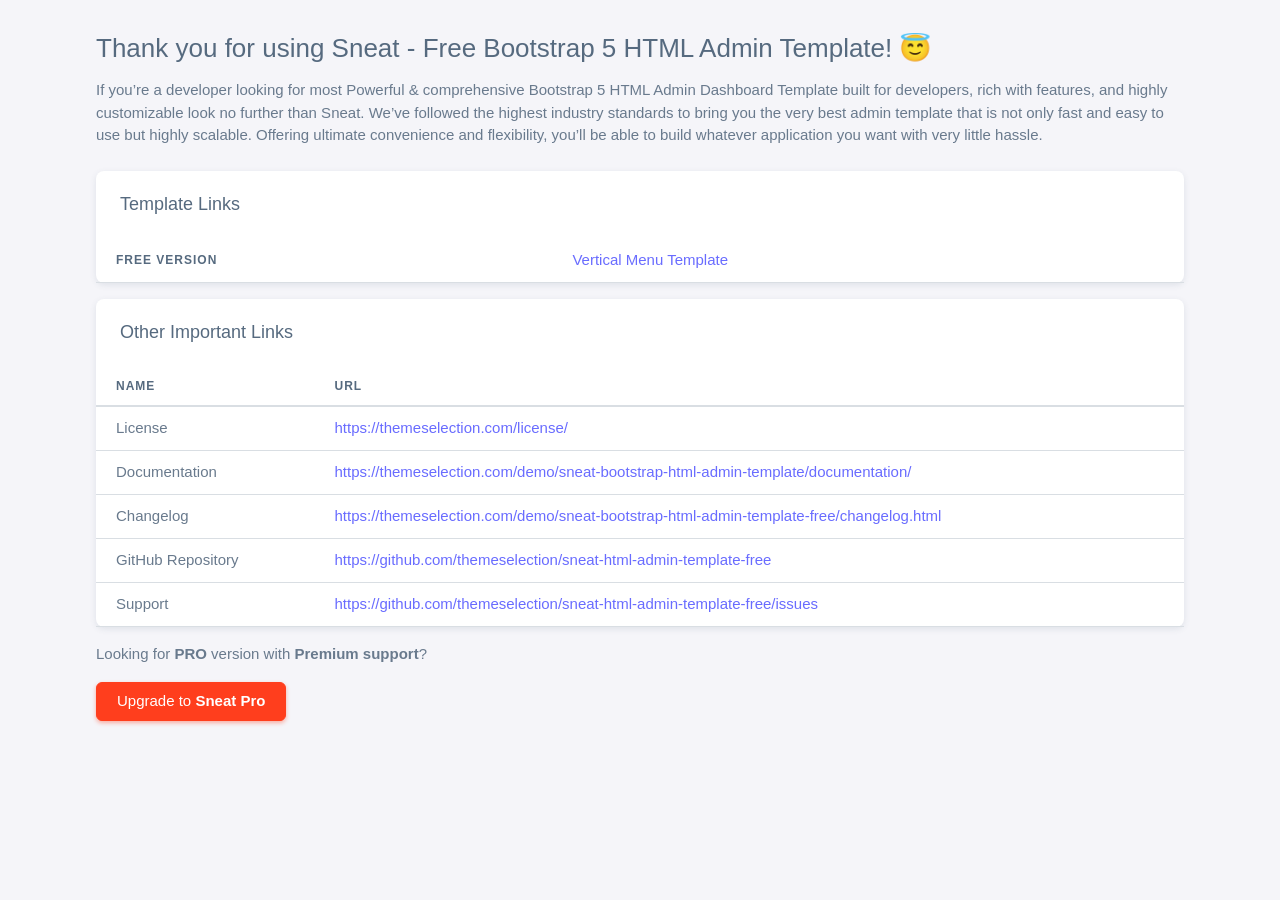
<file: public/assets/backend/index.html>
<!DOCTYPE html>


<html lang="en" class="light-style  customizer-hide" dir="ltr" data-theme="theme-default" data-assets-path="assets/"
  data-template="vertical-menu-template-no-customizer">

<head>
  <meta charset="utf-8" />
  <meta name="viewport"
    content="width=device-width, initial-scale=1.0, user-scalable=no, minimum-scale=1.0, maximum-scale=1.0" />

  <title>Sneat - Free Bootstrap 5 HTML Admin Template</title>

  <meta name="description" content="" />

  <!-- Favicon -->
  <link rel="icon" type="image/x-icon" href="assets/img/favicon/favicon.ico" />

  <!-- Fonts -->
  <link rel="preconnect" href="https://fonts.googleapis.com">
  <link rel="preconnect" href="https://fonts.gstatic.com" crossorigin>
  <link
    href="https://fonts.googleapis.com/css2?family=Open+Sans:ital,wght@0,300;0,400;0,500;0,600;0,700;1,300;1,400;1,500;1,600;1,700&display=swap"
    rel="stylesheet">

  <!-- Core CSS -->
  <link rel="stylesheet" href="assets/vendor/css/core.css" />
  <link rel="stylesheet" href="assets/vendor/css/theme-default.css" />
  <link rel="stylesheet" href="assets/css/demo.css" />
</head>

<body>

  <!-- Content -->
  <div class="container flex-grow-1 container-p-y my-2">
    <h3>Thank you for using Sneat - Free Bootstrap 5 HTML Admin Template! 😇</h3>
    <p>If you’re a developer looking for most Powerful & comprehensive Bootstrap 5 HTML Admin Dashboard Template built
      for developers, rich with features, and highly customizable look no further than Sneat. We’ve followed the highest
      industry standards to bring you the very best admin template that is not only fast and easy to use but highly
      scalable. Offering ultimate convenience and flexibility, you’ll be able to build whatever application you want
      with very little hassle.</p>

    <!-- Examples -->
    <div class="row mt-sm-4 mt-3">
      <div class="col-12 mb-3">
        <div class="card">
          <h5 class="card-header">Template Links</h5>
          <!-- Template Demo Links -->
          <table class="table">
            <tbody>
              <tr>
                <th>Free Version</th>
                <td><a href="html/index.html" target="_blank">Vertical Menu Template</a></td>
              </tr>
            </tbody>
          </table>
          <!--/ Template Demo Links -->
        </div>
      </div>

      <div class="col-12 mb-3">
        <div class="card">

          <h5 class="card-header">Other Important Links</h5>
          <!-- Other Links -->
          <table class="table">
            <thead>
              <tr>
                <th scope="col">Name</th>
                <th scope="col">URL</th>
              </tr>
            </thead>
            <tbody>

              <tr>
                <td>License </td>
                <td>
                  <a href="https://themeselection.com/license/" target="_blank">https://themeselection.com/license/</a>
                </td>
              </tr>

              <tr>
                <td>Documentation</td>
                <td>
                  <a href="https://themeselection.com/demo/sneat-bootstrap-html-admin-template/documentation/"
                    target="_blank">https://themeselection.com/demo/sneat-bootstrap-html-admin-template/documentation/</a>
                </td>
              </tr>

              <tr>
                <td>Changelog</td>
                <td>
                  <a href="https://themeselection.com/demo/sneat-bootstrap-html-admin-template-free/changelog.html"
                    target="_blank">https://themeselection.com/demo/sneat-bootstrap-html-admin-template-free/changelog.html</a>
                </td>
              </tr>


              <tr>
                <td>GitHub Repository</td>
                <td>
                  <a href="https://github.com/themeselection/sneat-html-admin-template-free"
                    target="_blank">https://github.com/themeselection/sneat-html-admin-template-free</a>
                </td>
              </tr>


              <tr>
                <td>Support</td>
                <td>
                  <a href="https://github.com/themeselection/sneat-html-admin-template-free/issues"
                    target="_blank">https://github.com/themeselection/sneat-html-admin-template-free/issues</a>
                </td>
              </tr>

            </tbody>
          </table>
          <!--/ Other Links -->
        </div>
      </div>

      <div class="col-12 mb-3">
        <p>Looking for <strong>PRO</strong> version with <strong>Premium support</strong>?</p>
        <div class="upgrade-to-pro">
          <a href="https://themeselection.com/products/sneat-bootstrap-html-admin-template/" target="_blank"
            class="btn btn-danger">Upgrade to <strong>Sneat Pro</strong></a>
        </div>
      </div>
    </div>
  </div>
  <!-- / Content -->

</body>

</html>
</file>
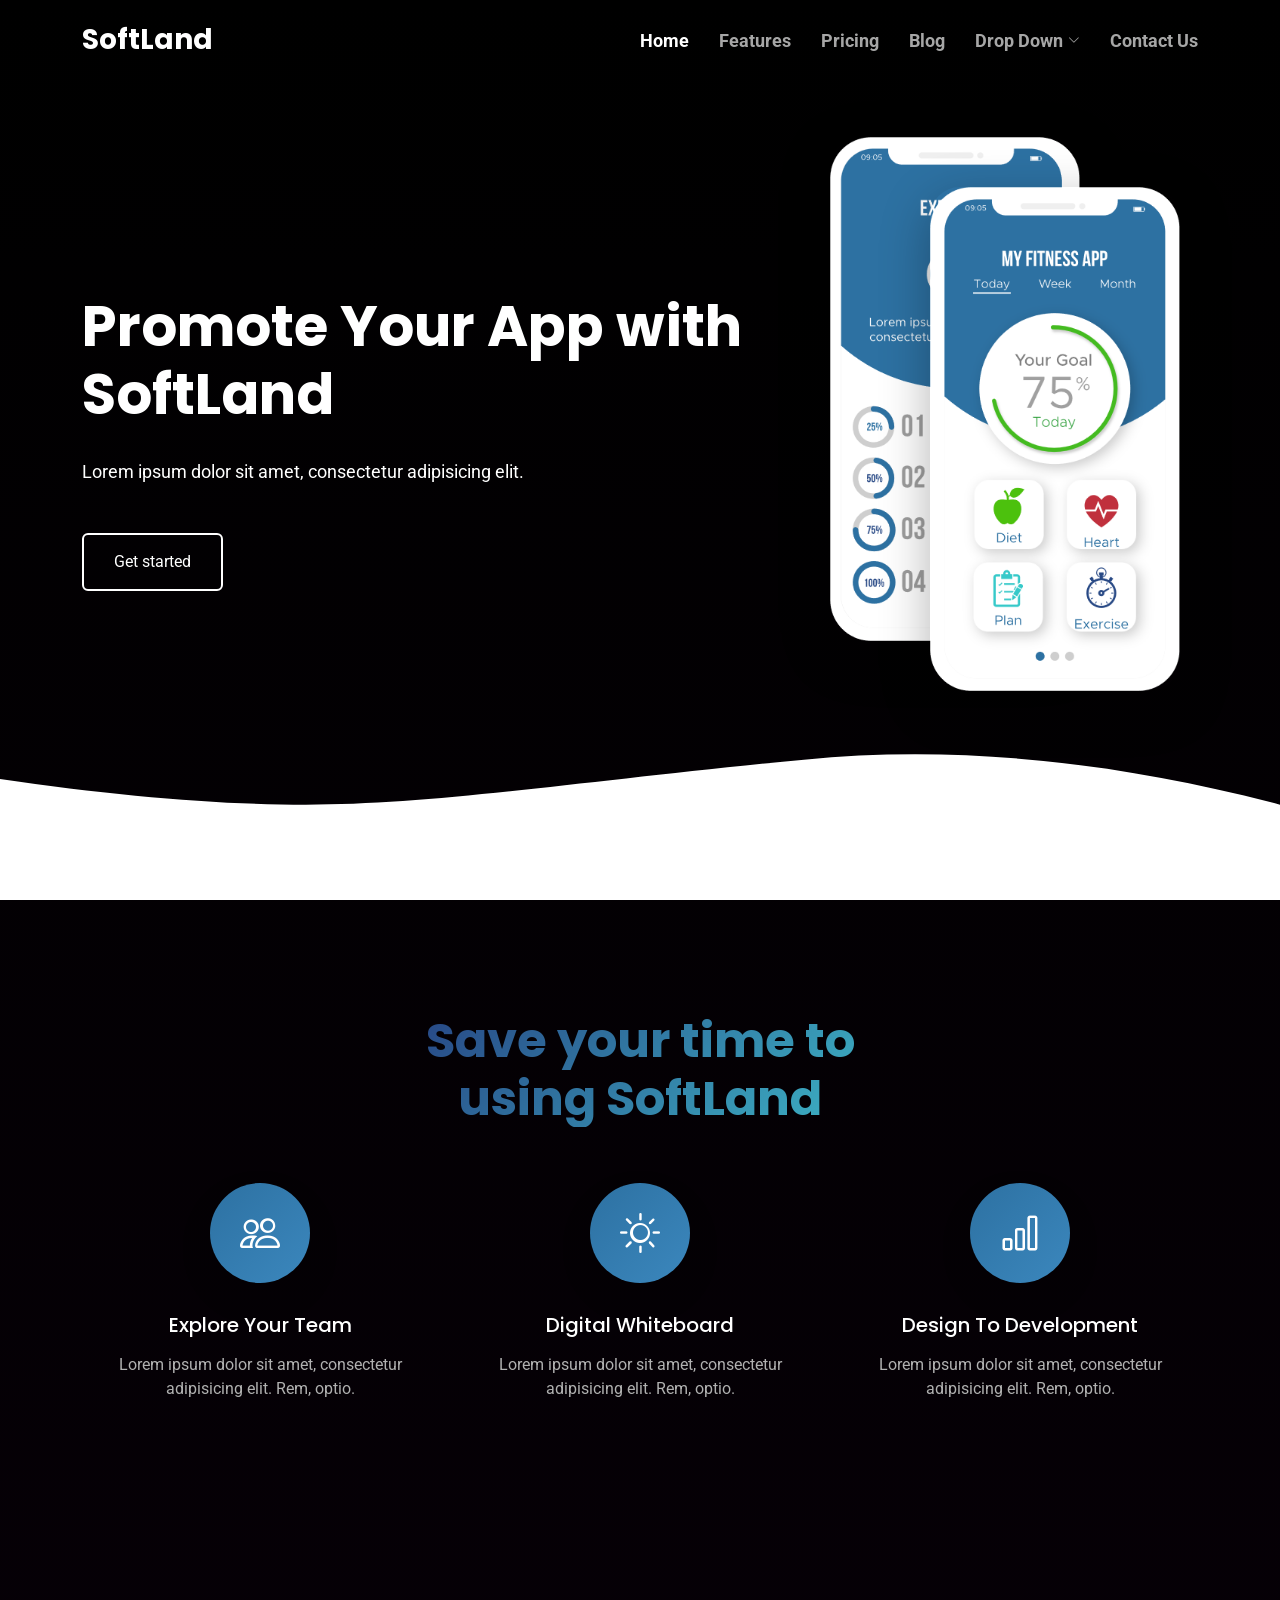
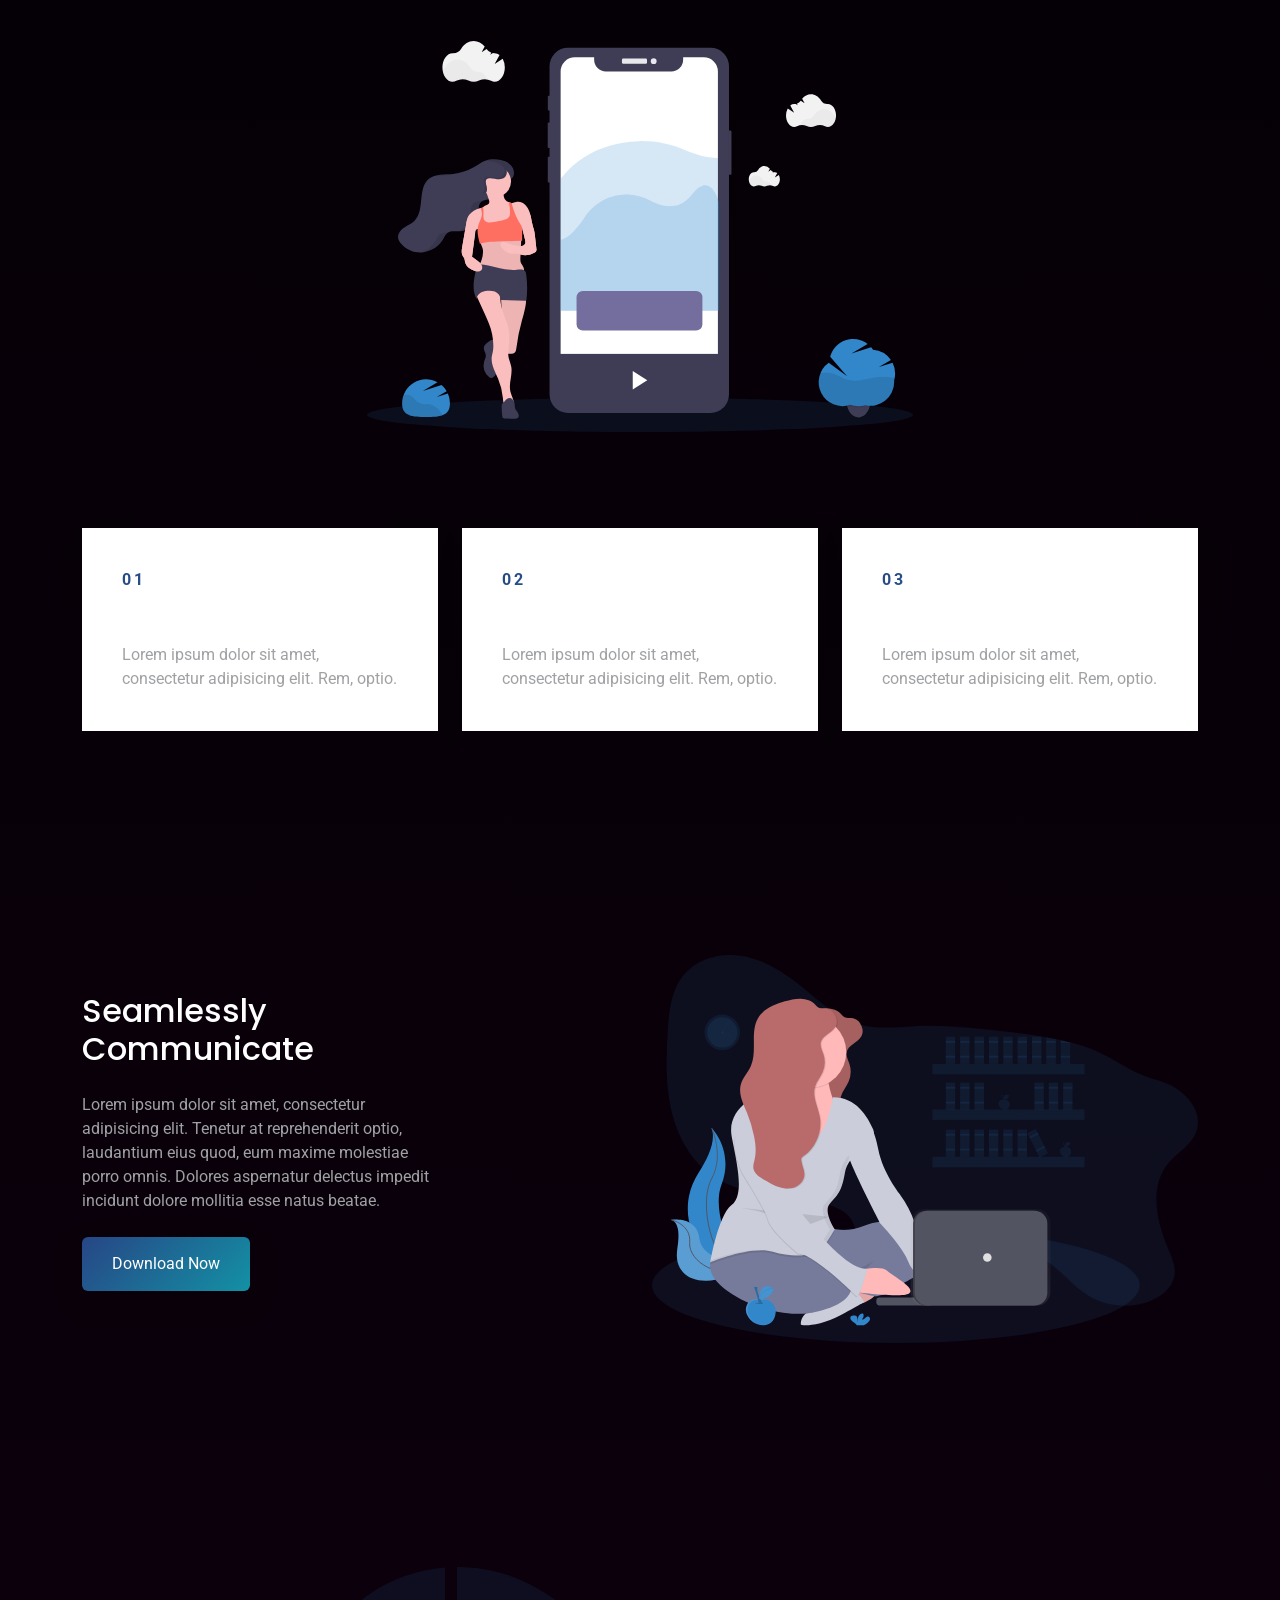
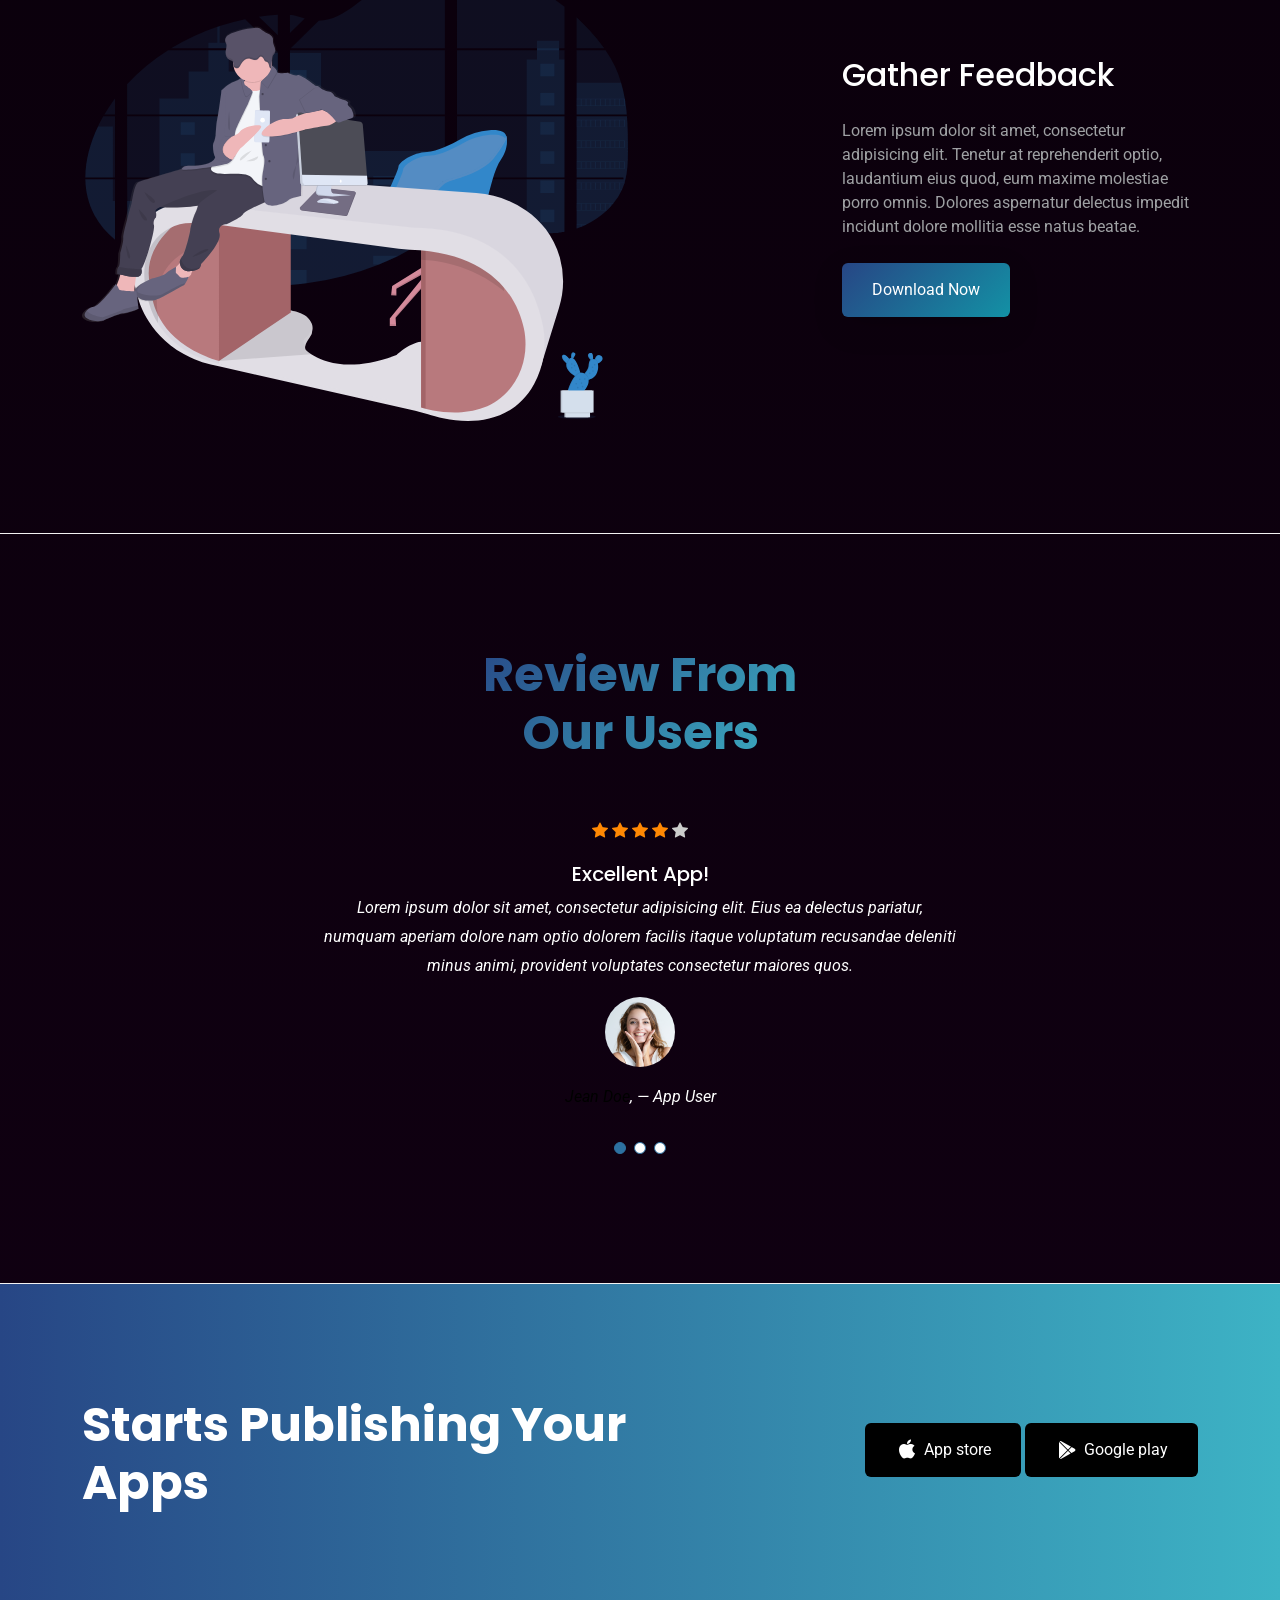
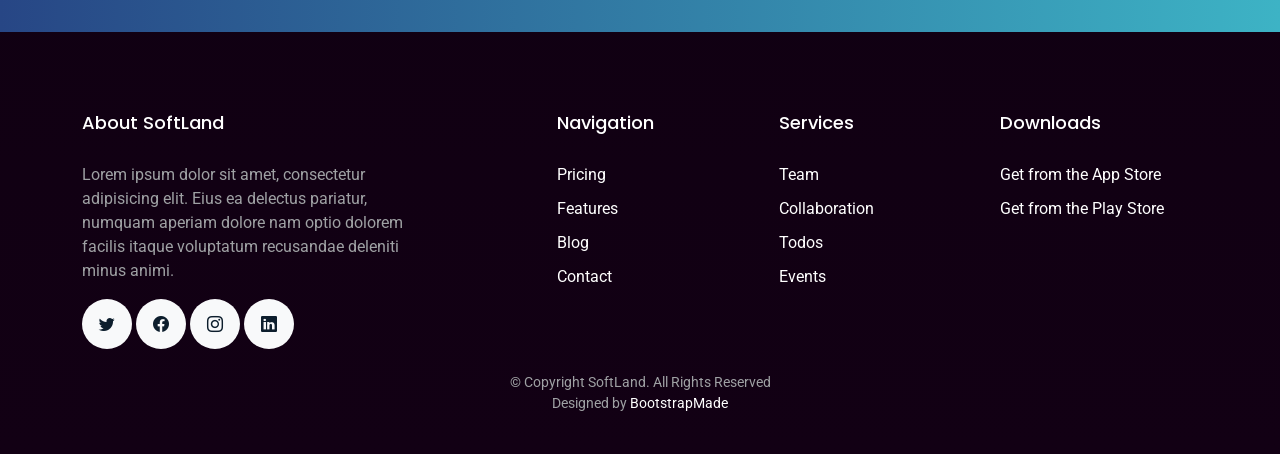
<file: public/assets/frontend/index.html>
<!DOCTYPE html>
<html lang="en">

<head>
  <meta charset="utf-8">
  <meta content="width=device-width, initial-scale=1.0" name="viewport">

  <title>SoftLand Bootstrap Template - Index</title>
  <meta content="" name="description">
  <meta content="" name="keywords">

  <!-- Favicons -->
  <link href="assets/img/favicon.png" rel="icon">
  <link href="assets/img/apple-touch-icon.png" rel="apple-touch-icon">

  <!-- Google Fonts -->
  <link href="https://fonts.googleapis.com/css?family=Roboto:300,300i,400,400i,500,500i,600,600i,700,700i|Poppins:300,300i,400,400i,500,500i,600,600i,700,700i" rel="stylesheet">

  <!-- Vendor CSS Files -->
  <link href="assets/vendor/aos/aos.css" rel="stylesheet">
  <link href="assets/vendor/bootstrap/css/bootstrap.min.css" rel="stylesheet">
  <link href="assets/vendor/bootstrap-icons/bootstrap-icons.css" rel="stylesheet">
  <link href="assets/vendor/boxicons/css/boxicons.min.css" rel="stylesheet">
  <link href="assets/vendor/swiper/swiper-bundle.min.css" rel="stylesheet">

  <!-- Template Main CSS File -->
  <link href="assets/css/style.css" rel="stylesheet">

  <!-- =======================================================
  * Template Name: SoftLand
  * Updated: Jan 09 2024 with Bootstrap v5.3.2
  * Template URL: https://bootstrapmade.com/softland-bootstrap-app-landing-page-template/
  * Author: BootstrapMade.com
  * License: https://bootstrapmade.com/license/
  ======================================================== -->
</head>

<body>

  <!-- ======= Header ======= -->
  <header id="header" class="fixed-top d-flex align-items-center">
    <div class="container d-flex justify-content-between align-items-center">

      <div class="logo">
        <h1><a href="index.html">SoftLand</a></h1>
        <!-- Uncomment below if you prefer to use an image logo -->
        <!-- <a href="index.html"><img src="assets/img/logo.png" alt="" class="img-fluid"></a>-->
      </div>

      <nav id="navbar" class="navbar">
        <ul>
          <li><a class="active " href="index.html">Home</a></li>
          <li><a href="features.html">Features</a></li>
          <li><a href="pricing.html">Pricing</a></li>
          <li><a href="blog.html">Blog</a></li>
          <li class="dropdown"><a href="#"><span>Drop Down</span> <i class="bi bi-chevron-down"></i></a>
            <ul>
              <li><a href="#">Drop Down 1</a></li>
              <li class="dropdown"><a href="#"><span>Deep Drop Down</span> <i class="bi bi-chevron-right"></i></a>
                <ul>
                  <li><a href="#">Deep Drop Down 1</a></li>
                  <li><a href="#">Deep Drop Down 2</a></li>
                  <li><a href="#">Deep Drop Down 3</a></li>
                  <li><a href="#">Deep Drop Down 4</a></li>
                  <li><a href="#">Deep Drop Down 5</a></li>
                </ul>
              </li>
              <li><a href="#">Drop Down 2</a></li>
              <li><a href="#">Drop Down 3</a></li>
              <li><a href="#">Drop Down 4</a></li>
            </ul>
          </li>
          <li><a href="contact.html">Contact Us</a></li>
        </ul>
        <i class="bi bi-list mobile-nav-toggle"></i>
      </nav><!-- .navbar -->

    </div>
  </header><!-- End Header -->

  <!-- ======= Hero Section ======= -->
  <section class="hero-section" id="hero">

    <div class="wave">

      <svg width="100%" height="355px" viewBox="0 0 1920 355" version="1.1" xmlns="http://www.w3.org/2000/svg" xmlns:xlink="http://www.w3.org/1999/xlink">
        <g id="Page-1" stroke="none" stroke-width="1" fill="none" fill-rule="evenodd">
          <g id="Apple-TV" transform="translate(0.000000, -402.000000)" fill="#FFFFFF">
            <path d="M0,439.134243 C175.04074,464.89273 327.944386,477.771974 458.710937,477.771974 C654.860765,477.771974 870.645295,442.632362 1205.9828,410.192501 C1429.54114,388.565926 1667.54687,411.092417 1920,477.771974 L1920,757 L1017.15166,757 L0,757 L0,439.134243 Z" id="Path"></path>
          </g>
        </g>
      </svg>

    </div>

    <div class="container">
      <div class="row align-items-center">
        <div class="col-12 hero-text-image">
          <div class="row">
            <div class="col-lg-8 text-center text-lg-start">
              <h1 data-aos="fade-right">Promote Your App with SoftLand</h1>
              <p class="mb-5" data-aos="fade-right" data-aos-delay="100">Lorem ipsum dolor sit amet, consectetur
                adipisicing elit.</p>
              <p data-aos="fade-right" data-aos-delay="200" data-aos-offset="-500"><a href="#" class="btn btn-outline-white">Get started</a></p>
            </div>
            <div class="col-lg-4 iphone-wrap">
              <img src="assets/img/phone_1.png" alt="Image" class="phone-1" data-aos="fade-right">
              <img src="assets/img/phone_2.png" alt="Image" class="phone-2" data-aos="fade-right" data-aos-delay="200">
            </div>
          </div>
        </div>
      </div>
    </div>

  </section><!-- End Hero -->

  <main id="main">

    <!-- ======= Home Section ======= -->
    <section class="section">
      <div class="container">

        <div class="row justify-content-center text-center mb-5">
          <div class="col-md-5" data-aos="fade-up">
            <h2 class="section-heading">Save your time to using SoftLand</h2>
          </div>
        </div>

        <div class="row">
          <div class="col-md-4" data-aos="fade-up" data-aos-delay="">
            <div class="feature-1 text-center">
              <div class="wrap-icon icon-1">
                <i class="bi bi-people"></i>
              </div>
              <h3 class="mb-3">Explore Your Team</h3>
              <p>Lorem ipsum dolor sit amet, consectetur adipisicing elit. Rem, optio.</p>
            </div>
          </div>
          <div class="col-md-4" data-aos="fade-up" data-aos-delay="100">
            <div class="feature-1 text-center">
              <div class="wrap-icon icon-1">
                <i class="bi bi-brightness-high"></i>
              </div>
              <h3 class="mb-3">Digital Whiteboard</h3>
              <p>Lorem ipsum dolor sit amet, consectetur adipisicing elit. Rem, optio.</p>
            </div>
          </div>
          <div class="col-md-4" data-aos="fade-up" data-aos-delay="200">
            <div class="feature-1 text-center">
              <div class="wrap-icon icon-1">
                <i class="bi bi-bar-chart"></i>
              </div>
              <h3 class="mb-3">Design To Development</h3>
              <p>Lorem ipsum dolor sit amet, consectetur adipisicing elit. Rem, optio.</p>
            </div>
          </div>
        </div>

      </div>
    </section>

    <section class="section">

      <div class="container">
        <div class="row justify-content-center text-center mb-5" data-aos="fade">
          <div class="col-md-6 mb-5">
            <img src="assets/img/undraw_svg_1.svg" alt="Image" class="img-fluid">
          </div>
        </div>

        <div class="row">
          <div class="col-md-4">
            <div class="step">
              <span class="number">01</span>
              <h3>Sign Up</h3>
              <p>Lorem ipsum dolor sit amet, consectetur adipisicing elit. Rem, optio.</p>
            </div>
          </div>
          <div class="col-md-4">
            <div class="step">
              <span class="number">02</span>
              <h3>Create Profile</h3>
              <p>Lorem ipsum dolor sit amet, consectetur adipisicing elit. Rem, optio.</p>
            </div>
          </div>
          <div class="col-md-4">
            <div class="step">
              <span class="number">03</span>
              <h3>Enjoy the app</h3>
              <p>Lorem ipsum dolor sit amet, consectetur adipisicing elit. Rem, optio.</p>
            </div>
          </div>
        </div>
      </div>

    </section>

    <section class="section">
      <div class="container">
        <div class="row align-items-center">
          <div class="col-md-4 me-auto">
            <h2 class="mb-4">Seamlessly Communicate</h2>
            <p class="mb-4">Lorem ipsum dolor sit amet, consectetur adipisicing elit. Tenetur at reprehenderit optio,
              laudantium eius quod, eum maxime molestiae porro omnis. Dolores aspernatur delectus impedit incidunt
              dolore mollitia esse natus beatae.</p>
            <p><a href="#" class="btn btn-primary">Download Now</a></p>
          </div>
          <div class="col-md-6" data-aos="fade-left">
            <img src="assets/img/undraw_svg_2.svg" alt="Image" class="img-fluid">
          </div>
        </div>
      </div>
    </section>

    <section class="section">
      <div class="container">
        <div class="row align-items-center">
          <div class="col-md-4 ms-auto order-2">
            <h2 class="mb-4">Gather Feedback</h2>
            <p class="mb-4">Lorem ipsum dolor sit amet, consectetur adipisicing elit. Tenetur at reprehenderit optio,
              laudantium eius quod, eum maxime molestiae porro omnis. Dolores aspernatur delectus impedit incidunt
              dolore mollitia esse natus beatae.</p>
            <p><a href="#" class="btn btn-primary">Download Now</a></p>
          </div>
          <div class="col-md-6" data-aos="fade-right">
            <img src="assets/img/undraw_svg_3.svg" alt="Image" class="img-fluid">
          </div>
        </div>
      </div>
    </section>

    <!-- ======= Testimonials Section ======= -->
    <section class="section border-top border-bottom">
      <div class="container">
        <div class="row justify-content-center text-center mb-5">
          <div class="col-md-4">
            <h2 class="section-heading">Review From Our Users</h2>
          </div>
        </div>
        <div class="row justify-content-center text-center">
          <div class="col-md-7">

            <div class="testimonials-slider swiper" data-aos="fade-up" data-aos-delay="100">
              <div class="swiper-wrapper">

                <div class="swiper-slide">
                  <div class="review text-center">
                    <p class="stars">
                      <span class="bi bi-star-fill"></span>
                      <span class="bi bi-star-fill"></span>
                      <span class="bi bi-star-fill"></span>
                      <span class="bi bi-star-fill"></span>
                      <span class="bi bi-star-fill muted"></span>
                    </p>
                    <h3>Excellent App!</h3>
                    <blockquote>
                      <p>Lorem ipsum dolor sit amet, consectetur adipisicing elit. Eius ea delectus pariatur, numquam
                        aperiam dolore nam optio dolorem facilis itaque voluptatum recusandae deleniti minus animi,
                        provident voluptates consectetur maiores quos.</p>
                    </blockquote>

                    <p class="review-user">
                      <img src="assets/img/person_1.jpg" alt="Image" class="img-fluid rounded-circle mb-3">
                      <span class="d-block">
                        <span class="text-black">Jean Doe</span>, &mdash; App User
                      </span>
                    </p>

                  </div>
                </div><!-- End testimonial item -->

                <div class="swiper-slide">
                  <div class="review text-center">
                    <p class="stars">
                      <span class="bi bi-star-fill"></span>
                      <span class="bi bi-star-fill"></span>
                      <span class="bi bi-star-fill"></span>
                      <span class="bi bi-star-fill"></span>
                      <span class="bi bi-star-fill muted"></span>
                    </p>
                    <h3>This App is easy to use!</h3>
                    <blockquote>
                      <p>Lorem ipsum dolor sit amet, consectetur adipisicing elit. Eius ea delectus pariatur, numquam
                        aperiam dolore nam optio dolorem facilis itaque voluptatum recusandae deleniti minus animi,
                        provident voluptates consectetur maiores quos.</p>
                    </blockquote>

                    <p class="review-user">
                      <img src="assets/img/person_2.jpg" alt="Image" class="img-fluid rounded-circle mb-3">
                      <span class="d-block">
                        <span class="text-black">Johan Smith</span>, &mdash; App User
                      </span>
                    </p>

                  </div>
                </div><!-- End testimonial item -->

                <div class="swiper-slide">
                  <div class="review text-center">
                    <p class="stars">
                      <span class="bi bi-star-fill"></span>
                      <span class="bi bi-star-fill"></span>
                      <span class="bi bi-star-fill"></span>
                      <span class="bi bi-star-fill"></span>
                      <span class="bi bi-star-fill muted"></span>
                    </p>
                    <h3>Awesome functionality!</h3>
                    <blockquote>
                      <p>Lorem ipsum dolor sit amet, consectetur adipisicing elit. Eius ea delectus pariatur, numquam
                        aperiam dolore nam optio dolorem facilis itaque voluptatum recusandae deleniti minus animi,
                        provident voluptates consectetur maiores quos.</p>
                    </blockquote>

                    <p class="review-user">
                      <img src="assets/img/person_3.jpg" alt="Image" class="img-fluid rounded-circle mb-3">
                      <span class="d-block">
                        <span class="text-black">Jean Thunberg</span>, &mdash; App User
                      </span>
                    </p>

                  </div>
                </div><!-- End testimonial item -->

              </div>
              <div class="swiper-pagination"></div>
            </div>
          </div>
        </div>
      </div>
    </section><!-- End Testimonials Section -->

    <!-- ======= CTA Section ======= -->
    <section class="section cta-section">
      <div class="container">
        <div class="row align-items-center">
          <div class="col-md-6 me-auto text-center text-md-start mb-5 mb-md-0">
            <h2>Starts Publishing Your Apps</h2>
          </div>
          <div class="col-md-5 text-center text-md-end">
            <p><a href="#" class="btn d-inline-flex align-items-center"><i class="bx bxl-apple"></i><span>App store</span></a> <a href="#" class="btn d-inline-flex align-items-center"><i class="bx bxl-play-store"></i><span>Google play</span></a></p>
          </div>
        </div>
      </div>
    </section><!-- End CTA Section -->

  </main><!-- End #main -->

  <!-- ======= Footer ======= -->
  <footer class="footer" role="contentinfo">
    <div class="container">
      <div class="row">
        <div class="col-md-4 mb-4 mb-md-0">
          <h3>About SoftLand</h3>
          <p>Lorem ipsum dolor sit amet, consectetur adipisicing elit. Eius ea delectus pariatur, numquam aperiam
            dolore nam optio dolorem facilis itaque voluptatum recusandae deleniti minus animi.</p>
          <p class="social">
            <a href="#"><span class="bi bi-twitter"></span></a>
            <a href="#"><span class="bi bi-facebook"></span></a>
            <a href="#"><span class="bi bi-instagram"></span></a>
            <a href="#"><span class="bi bi-linkedin"></span></a>
          </p>
        </div>
        <div class="col-md-7 ms-auto">
          <div class="row site-section pt-0">
            <div class="col-md-4 mb-4 mb-md-0">
              <h3>Navigation</h3>
              <ul class="list-unstyled">
                <li><a href="#">Pricing</a></li>
                <li><a href="#">Features</a></li>
                <li><a href="#">Blog</a></li>
                <li><a href="#">Contact</a></li>
              </ul>
            </div>
            <div class="col-md-4 mb-4 mb-md-0">
              <h3>Services</h3>
              <ul class="list-unstyled">
                <li><a href="#">Team</a></li>
                <li><a href="#">Collaboration</a></li>
                <li><a href="#">Todos</a></li>
                <li><a href="#">Events</a></li>
              </ul>
            </div>
            <div class="col-md-4 mb-4 mb-md-0">
              <h3>Downloads</h3>
              <ul class="list-unstyled">
                <li><a href="#">Get from the App Store</a></li>
                <li><a href="#">Get from the Play Store</a></li>
              </ul>
            </div>
          </div>
        </div>
      </div>

      <div class="row justify-content-center text-center">
        <div class="col-md-7">
          <p class="copyright">&copy; Copyright SoftLand. All Rights Reserved</p>
          <div class="credits">
            <!--
            All the links in the footer should remain intact.
            You can delete the links only if you purchased the pro version.
            Licensing information: https://bootstrapmade.com/license/
            Purchase the pro version with working PHP/AJAX contact form: https://bootstrapmade.com/buy/?theme=SoftLand
          -->
            Designed by <a href="https://bootstrapmade.com/">BootstrapMade</a>
          </div>
        </div>
      </div>

    </div>
  </footer>

  <a href="#" class="back-to-top d-flex align-items-center justify-content-center"><i class="bi bi-arrow-up-short"></i></a>

  <!-- Vendor JS Files -->
  <script src="assets/vendor/aos/aos.js"></script>
  <script src="assets/vendor/bootstrap/js/bootstrap.bundle.min.js"></script>
  <script src="assets/vendor/swiper/swiper-bundle.min.js"></script>
  <script src="assets/vendor/php-email-form/validate.js"></script>

  <!-- Template Main JS File -->
  <script src="assets/js/main.js"></script>

</body>

</html>
</file>
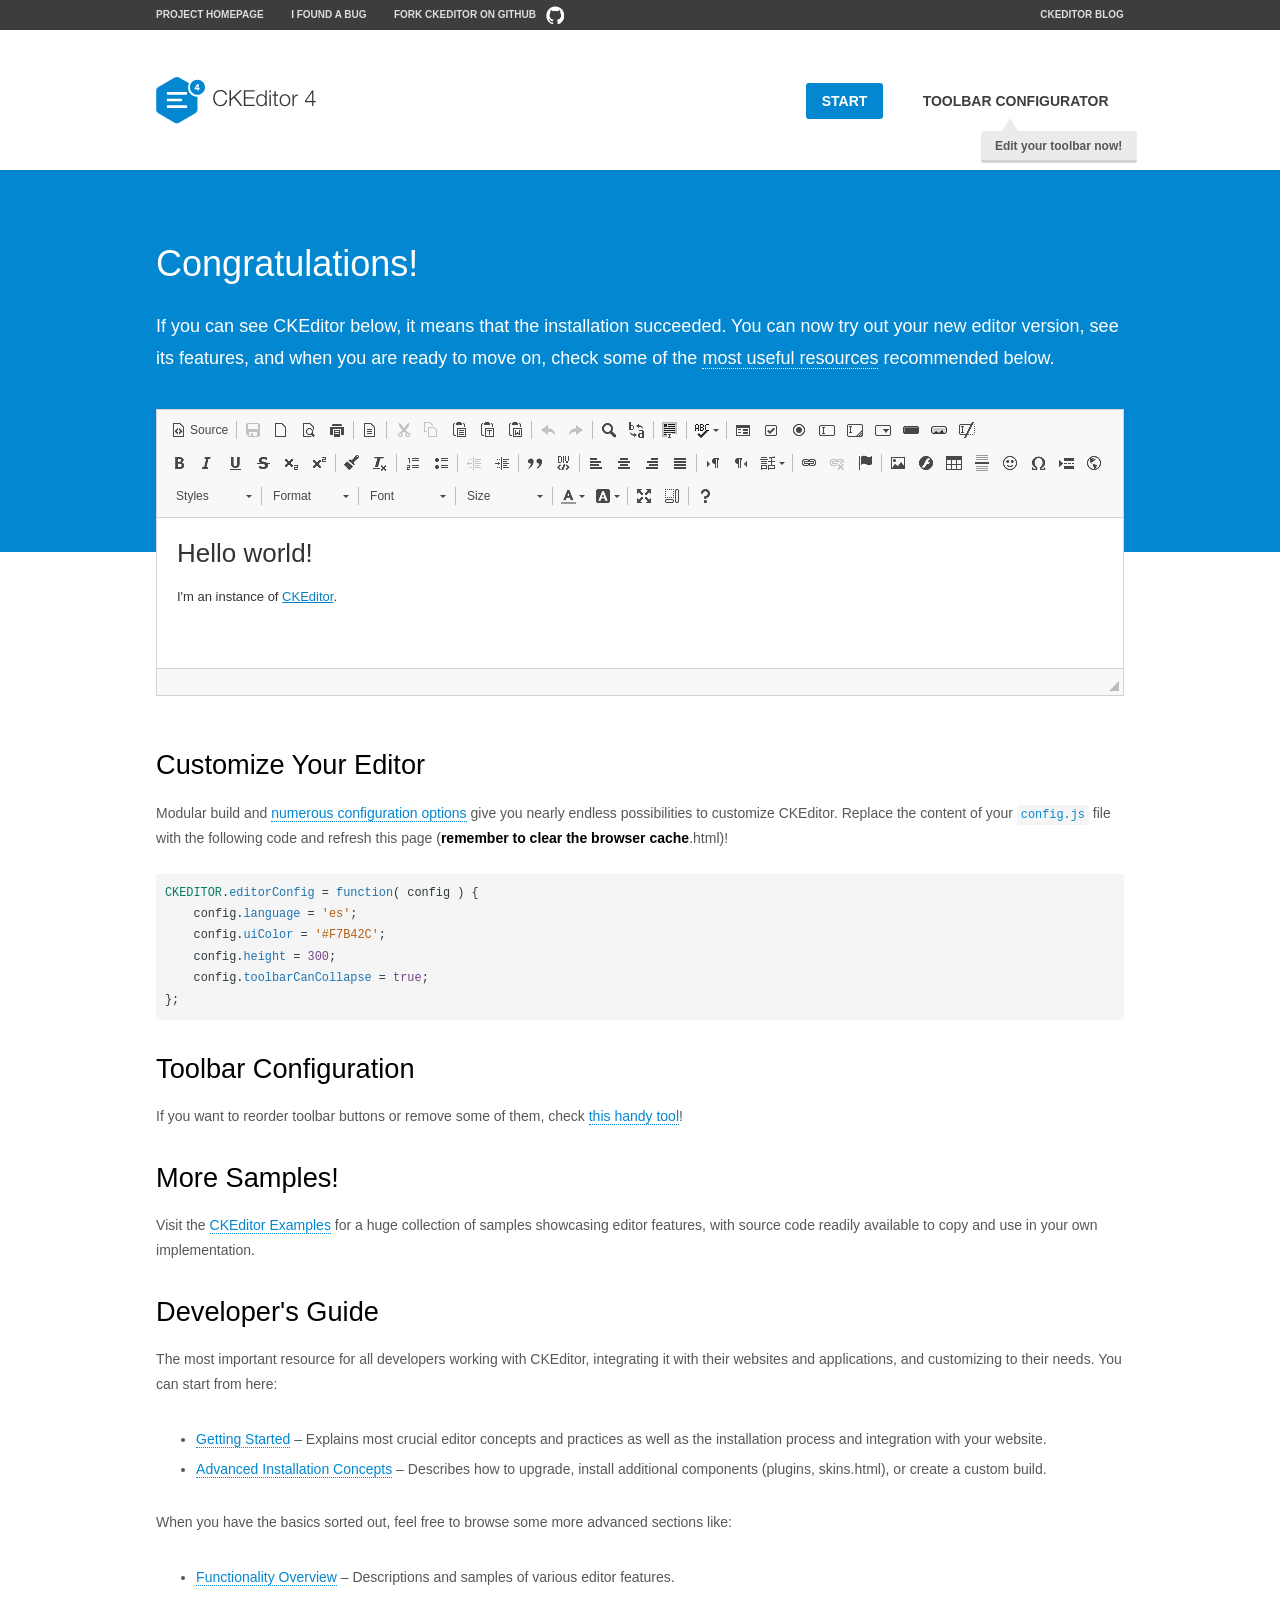
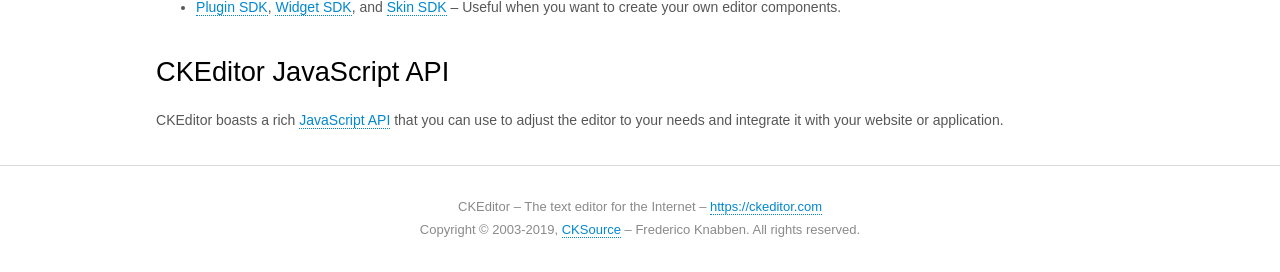
<file: public/ckeditor-full/samples/index.html>
<!DOCTYPE html>
<!--
Copyright (c) 2003-2019, CKSource - Frederico Knabben. All rights reserved.
For licensing, see LICENSE.md or https://ckeditor.com/legal/ckeditor-oss-license
-->
<html>
<head>
	<meta charset="utf-8">
	<title>CKEditor Sample</title>
	<script src="../ckeditor.js"></script>
	<script src="js/sample.js"></script>
	<link rel="stylesheet" href="css/samples.css">
	<link rel="stylesheet" href="toolbarconfigurator/lib/codemirror/neo.css">
</head>
<body id="main">

<nav class="navigation-a">
	<div class="grid-container">
		<ul class="navigation-a-left grid-width-70">
			<li><a href="https://ckeditor.com/ckeditor-4/">Project Homepage</a></li>
			<li><a href="https://github.com/ckeditor/ckeditor-dev/issues">I found a bug</a></li>
			<li><a href="https://github.com/ckeditor/ckeditor-dev" class="icon-pos-right icon-navigation-a-github">Fork CKEditor on GitHub</a></li>
		</ul>
		<ul class="navigation-a-right grid-width-30">
			<li><a href="https://ckeditor.com/blog/">CKEditor Blog</a></li>
		</ul>
	</div>
</nav>

<header class="header-a">
	<div class="grid-container">
		<h1 class="header-a-logo grid-width-30">
			<a href="index.html"><img src="img/logo.svg" onerror="this.src='img/logo.png'; this.onerror=null;" alt="CKEditor Sample"></a>
		</h1>

		<nav class="navigation-b grid-width-70">
			<ul>
				<li><a href="index.html" class="button-a button-a-background">Start</a></li>
				<li><a href="toolbarconfigurator/index.html" class="button-a">Toolbar configurator <span class="balloon-a balloon-a-nw">Edit your toolbar now!</span></a></li>
			</ul>
		</nav>
	</div>
</header>

<main>
	<div class="adjoined-top">
		<div class="grid-container">
			<div class="content grid-width-100">
				<h1>Congratulations!</h1>
				<p>
					If you can see CKEditor below, it means that the installation succeeded.
					You can now try out your new editor version, see its features, and when you are ready to move on, check some of the <a href="#sample-customize">most useful resources</a> recommended below.
				</p>
			</div>
		</div>
	</div>
	<div class="adjoined-bottom">
		<div class="grid-container">
			<div class="grid-width-100">
				<div id="editor">
					<h1>Hello world!</h1>
					<p>I'm an instance of <a href="https://ckeditor.com">CKEditor</a>.</p>
				</div>
			</div>
		</div>
	</div>

	<div class="grid-container">
		<div class="content grid-width-100">
			<section id="sample-customize">
				<h2>Customize Your Editor</h2>
				<p>Modular build and <a href="https://ckeditor.com/docs/ckeditor4/latest/guide/dev_configuration.html">numerous configuration options</a> give you nearly endless possibilities to customize CKEditor. Replace the content of your <code><a href="../config.js">config.js</a></code> file with the following code and refresh this page (<strong>remember to clear the browser cache</strong>.html)!</p>
		<pre class="cm-s-neo CodeMirror"><code><span style="padding-right: 0.1px;"><span class="cm-variable">CKEDITOR</span>.<span class="cm-property">editorConfig</span> <span class="cm-operator">=</span> <span class="cm-keyword">function</span>( <span class="cm-def">config</span> ) {</span>
<span style="padding-right: 0.1px;"><span class="cm-tab">	</span><span class="cm-variable-2">config</span>.<span class="cm-property">language</span> <span class="cm-operator">=</span> <span class="cm-string">'es'</span>;</span>
<span style="padding-right: 0.1px;"><span class="cm-tab">	</span><span class="cm-variable-2">config</span>.<span class="cm-property">uiColor</span> <span class="cm-operator">=</span> <span class="cm-string">'#F7B42C'</span>;</span>
<span style="padding-right: 0.1px;"><span class="cm-tab">	</span><span class="cm-variable-2">config</span>.<span class="cm-property">height</span> <span class="cm-operator">=</span> <span class="cm-number">300</span>;</span>
<span style="padding-right: 0.1px;"><span class="cm-tab">	</span><span class="cm-variable-2">config</span>.<span class="cm-property">toolbarCanCollapse</span> <span class="cm-operator">=</span> <span class="cm-atom">true</span>;</span>
<span style="padding-right: 0.1px;">};</span></code></pre>
			</section>

			<section>
				<h2>Toolbar Configuration</h2>
				<p>If you want to reorder toolbar buttons or remove some of them, check <a href="toolbarconfigurator/index.html">this handy tool</a>!</p>
			</section>

			<section>
				<h2>More Samples!</h2>
				<p>Visit the <a href="https://ckeditor.com/docs/ckeditor4/latest/examples/index.html">CKEditor Examples</a> for a huge collection of samples showcasing editor features, with source code readily available to copy and use in your own implementation.</p>
			</section>

			<section>
				<h2>Developer's Guide</h2>
				<p>The most important resource for all developers working with CKEditor, integrating it with their websites and applications, and customizing to their needs. You can start from here:</p>
				<ul>
					<li><a href="https://ckeditor.com/docs/ckeditor4/latest/guide/dev_installation.html">Getting Started</a> &ndash; Explains most crucial editor concepts and practices as well as the installation process and integration with your website.</li>
					<li><a href="https://ckeditor.com/docs/ckeditor4/latest/guide/dev_advanced_installation.html">Advanced Installation Concepts</a> &ndash; Describes how to upgrade, install additional components (plugins, skins.html), or create a custom build.</li>
				</ul>
					<p>When you have the basics sorted out, feel free to browse some more advanced sections like:</p>
				<ul>
					<li><a href="https://ckeditor.com/docs/ckeditor4/latest/guide/dev_features.html">Functionality Overview</a> &ndash; Descriptions and samples of various editor features.</li>
					<li><a href="https://ckeditor.com/docs/ckeditor4/latest/guide/plugin_sdk_intro.html">Plugin SDK</a>, <a href="https://ckeditor.com/docs/ckeditor4/latest/guide/widget_sdk_intro.html">Widget SDK</a>, and <a href="https://ckeditor.com/docs/ckeditor4/latest/guide/skin_sdk_intro.html">Skin SDK</a> &ndash; Useful when you want to create your own editor components.</li>
				</ul>
			</section>

			<section>
				<h2>CKEditor JavaScript API</h2>
				<p>CKEditor boasts a rich <a href="https://ckeditor.com/docs/ckeditor4/latest/api/index.html">JavaScript API</a> that you can use to adjust the editor to your needs and integrate it with your website or application.</p>
			</section>
		</div>
	</div>
</main>

<footer class="footer-a grid-container">
	<div class="grid-container">
		<p class="grid-width-100">
			CKEditor &ndash; The text editor for the Internet &ndash; <a class="samples" href="https://ckeditor.com/">https://ckeditor.com</a>
		</p>
		<p class="grid-width-100" id="copy">
			Copyright &copy; 2003-2019, <a class="samples" href="https://cksource.com/">CKSource</a> &ndash; Frederico Knabben. All rights reserved.
		</p>
	</div>
</footer>
<script>
	initSample();
</script>

</body>
</html>
</file>
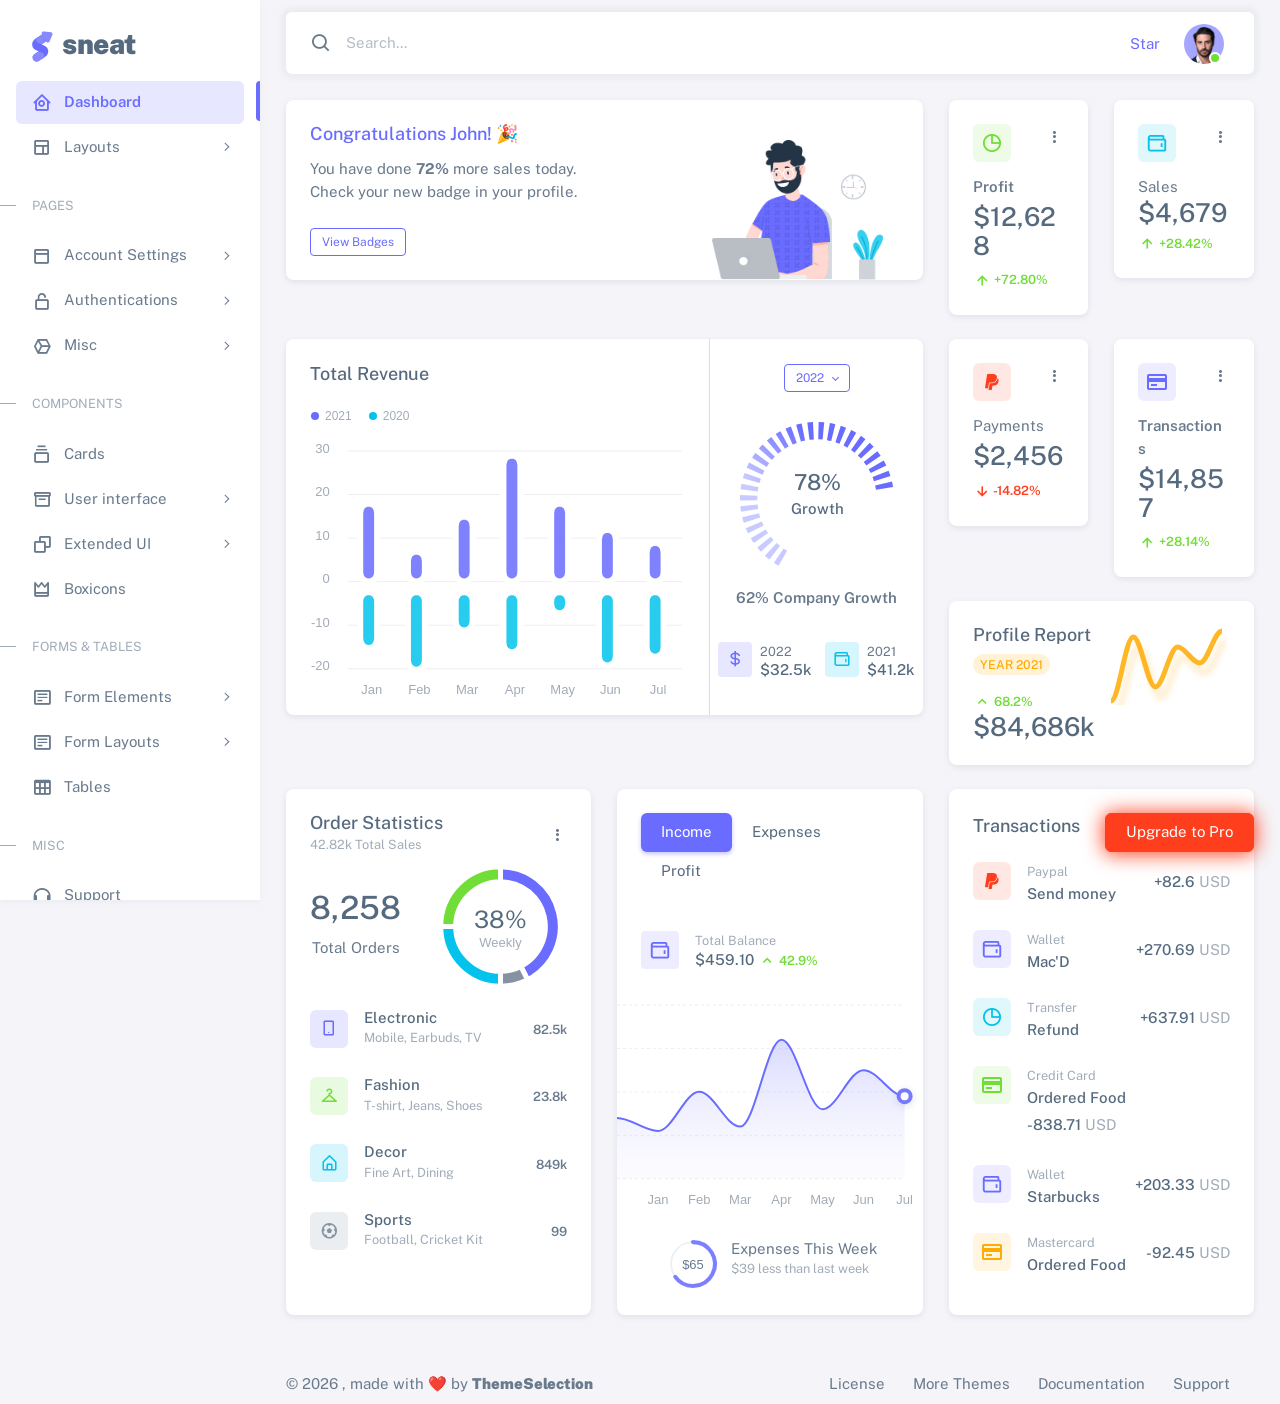
<file: public/assets/backend/html/index.html>
<!DOCTYPE html>

<!-- =========================================================
* Sneat - Bootstrap 5 HTML Admin Template - Pro | v1.0.0
==============================================================

* Product Page: https://themeselection.com/products/sneat-bootstrap-html-admin-template/
* Created by: ThemeSelection
* License: You must have a valid license purchased in order to legally use the theme for your project.
* Copyright ThemeSelection (https://themeselection.com)

=========================================================
 -->
<!-- beautify ignore:start -->
<html
  lang="en"
  class="light-style layout-menu-fixed"
  dir="ltr"
  data-theme="theme-default"
  data-assets-path="../assets/"
  data-template="vertical-menu-template-free"
>
  <head>
    <meta charset="utf-8" />
    <meta
      name="viewport"
      content="width=device-width, initial-scale=1.0, user-scalable=no, minimum-scale=1.0, maximum-scale=1.0"
    />

    <title>Dashboard - Analytics | Sneat - Bootstrap 5 HTML Admin Template - Pro</title>

    <meta name="description" content="" />

    <!-- Favicon -->
    <link rel="icon" type="image/x-icon" href="../assets/img/favicon/favicon.ico" />

    <!-- Fonts -->
    <link rel="preconnect" href="https://fonts.googleapis.com" />
    <link rel="preconnect" href="https://fonts.gstatic.com" crossorigin />
    <link
      href="https://fonts.googleapis.com/css2?family=Public+Sans:ital,wght@0,300;0,400;0,500;0,600;0,700;1,300;1,400;1,500;1,600;1,700&display=swap"
      rel="stylesheet"
    />

    <!-- Icons. Uncomment required icon fonts -->
    <link rel="stylesheet" href="../assets/vendor/fonts/boxicons.css" />

    <!-- Core CSS -->
    <link rel="stylesheet" href="../assets/vendor/css/core.css" class="template-customizer-core-css" />
    <link rel="stylesheet" href="../assets/vendor/css/theme-default.css" class="template-customizer-theme-css" />
    <link rel="stylesheet" href="../assets/css/demo.css" />

    <!-- Vendors CSS -->
    <link rel="stylesheet" href="../assets/vendor/libs/perfect-scrollbar/perfect-scrollbar.css" />

    <link rel="stylesheet" href="../assets/vendor/libs/apex-charts/apex-charts.css" />

    <!-- Page CSS -->

    <!-- Helpers -->
    <script src="../assets/vendor/js/helpers.js"></script>

    <!--! Template customizer & Theme config files MUST be included after core stylesheets and helpers.js in the <head> section -->
    <!--? Config:  Mandatory theme config file contain global vars & default theme options, Set your preferred theme option in this file.  -->
    <script src="../assets/js/config.js"></script>
  </head>

  <body>
    <!-- Layout wrapper -->
    <div class="layout-wrapper layout-content-navbar">
      <div class="layout-container">
        <!-- Menu -->

        <aside id="layout-menu" class="layout-menu menu-vertical menu bg-menu-theme">
          <div class="app-brand demo">
            <a href="index.html" class="app-brand-link">
              <span class="app-brand-logo demo">
                <svg
                  width="25"
                  viewBox="0 0 25 42"
                  version="1.1"
                  xmlns="http://www.w3.org/2000/svg"
                  xmlns:xlink="http://www.w3.org/1999/xlink"
                >
                  <defs>
                    <path
                      d="M13.7918663,0.358365126 L3.39788168,7.44174259 C0.566865006,9.69408886 -0.379795268,12.4788597 0.557900856,15.7960551 C0.68998853,16.2305145 1.09562888,17.7872135 3.12357076,19.2293357 C3.8146334,19.7207684 5.32369333,20.3834223 7.65075054,21.2172976 L7.59773219,21.2525164 L2.63468769,24.5493413 C0.445452254,26.3002124 0.0884951797,28.5083815 1.56381646,31.1738486 C2.83770406,32.8170431 5.20850219,33.2640127 7.09180128,32.5391577 C8.347334,32.0559211 11.4559176,30.0011079 16.4175519,26.3747182 C18.0338572,24.4997857 18.6973423,22.4544883 18.4080071,20.2388261 C17.963753,17.5346866 16.1776345,15.5799961 13.0496516,14.3747546 L10.9194936,13.4715819 L18.6192054,7.984237 L13.7918663,0.358365126 Z"
                      id="path-1"
                    ></path>
                    <path
                      d="M5.47320593,6.00457225 C4.05321814,8.216144 4.36334763,10.0722806 6.40359441,11.5729822 C8.61520715,12.571656 10.0999176,13.2171421 10.8577257,13.5094407 L15.5088241,14.433041 L18.6192054,7.984237 C15.5364148,3.11535317 13.9273018,0.573395879 13.7918663,0.358365126 C13.5790555,0.511491653 10.8061687,2.3935607 5.47320593,6.00457225 Z"
                      id="path-3"
                    ></path>
                    <path
                      d="M7.50063644,21.2294429 L12.3234468,23.3159332 C14.1688022,24.7579751 14.397098,26.4880487 13.008334,28.506154 C11.6195701,30.5242593 10.3099883,31.790241 9.07958868,32.3040991 C5.78142938,33.4346997 4.13234973,34 4.13234973,34 C4.13234973,34 2.75489982,33.0538207 2.37032616e-14,31.1614621 C-0.55822714,27.8186216 -0.55822714,26.0572515 -4.05231404e-15,25.8773518 C0.83734071,25.6075023 2.77988457,22.8248993 3.3049379,22.52991 C3.65497346,22.3332504 5.05353963,21.8997614 7.50063644,21.2294429 Z"
                      id="path-4"
                    ></path>
                    <path
                      d="M20.6,7.13333333 L25.6,13.8 C26.2627417,14.6836556 26.0836556,15.9372583 25.2,16.6 C24.8538077,16.8596443 24.4327404,17 24,17 L14,17 C12.8954305,17 12,16.1045695 12,15 C12,14.5672596 12.1403557,14.1461923 12.4,13.8 L17.4,7.13333333 C18.0627417,6.24967773 19.3163444,6.07059163 20.2,6.73333333 C20.3516113,6.84704183 20.4862915,6.981722 20.6,7.13333333 Z"
                      id="path-5"
                    ></path>
                  </defs>
                  <g id="g-app-brand" stroke="none" stroke-width="1" fill="none" fill-rule="evenodd">
                    <g id="Brand-Logo" transform="translate(-27.000000, -15.000000)">
                      <g id="Icon" transform="translate(27.000000, 15.000000)">
                        <g id="Mask" transform="translate(0.000000, 8.000000)">
                          <mask id="mask-2" fill="white">
                            <use xlink:href="#path-1"></use>
                          </mask>
                          <use fill="#696cff" xlink:href="#path-1"></use>
                          <g id="Path-3" mask="url(#mask-2)">
                            <use fill="#696cff" xlink:href="#path-3"></use>
                            <use fill-opacity="0.2" fill="#FFFFFF" xlink:href="#path-3"></use>
                          </g>
                          <g id="Path-4" mask="url(#mask-2)">
                            <use fill="#696cff" xlink:href="#path-4"></use>
                            <use fill-opacity="0.2" fill="#FFFFFF" xlink:href="#path-4"></use>
                          </g>
                        </g>
                        <g
                          id="Triangle"
                          transform="translate(19.000000, 11.000000) rotate(-300.000000) translate(-19.000000, -11.000000) "
                        >
                          <use fill="#696cff" xlink:href="#path-5"></use>
                          <use fill-opacity="0.2" fill="#FFFFFF" xlink:href="#path-5"></use>
                        </g>
                      </g>
                    </g>
                  </g>
                </svg>
              </span>
              <span class="app-brand-text demo menu-text fw-bolder ms-2">Sneat</span>
            </a>

            <a href="javascript:void(0);" class="layout-menu-toggle menu-link text-large ms-auto d-block d-xl-none">
              <i class="bx bx-chevron-left bx-sm align-middle"></i>
            </a>
          </div>

          <div class="menu-inner-shadow"></div>

          <ul class="menu-inner py-1">
            <!-- Dashboard -->
            <li class="menu-item active">
              <a href="index.html" class="menu-link">
                <i class="menu-icon tf-icons bx bx-home-circle"></i>
                <div data-i18n="Analytics">Dashboard</div>
              </a>
            </li>

            <!-- Layouts -->
            <li class="menu-item">
              <a href="javascript:void(0);" class="menu-link menu-toggle">
                <i class="menu-icon tf-icons bx bx-layout"></i>
                <div data-i18n="Layouts">Layouts</div>
              </a>

              <ul class="menu-sub">
                <li class="menu-item">
                  <a href="layouts-without-menu.html" class="menu-link">
                    <div data-i18n="Without menu">Without menu</div>
                  </a>
                </li>
                <li class="menu-item">
                  <a href="layouts-without-navbar.html" class="menu-link">
                    <div data-i18n="Without navbar">Without navbar</div>
                  </a>
                </li>
                <li class="menu-item">
                  <a href="layouts-container.html" class="menu-link">
                    <div data-i18n="Container">Container</div>
                  </a>
                </li>
                <li class="menu-item">
                  <a href="layouts-fluid.html" class="menu-link">
                    <div data-i18n="Fluid">Fluid</div>
                  </a>
                </li>
                <li class="menu-item">
                  <a href="layouts-blank.html" class="menu-link">
                    <div data-i18n="Blank">Blank</div>
                  </a>
                </li>
              </ul>
            </li>

            <li class="menu-header small text-uppercase">
              <span class="menu-header-text">Pages</span>
            </li>
            <li class="menu-item">
              <a href="javascript:void(0);" class="menu-link menu-toggle">
                <i class="menu-icon tf-icons bx bx-dock-top"></i>
                <div data-i18n="Account Settings">Account Settings</div>
              </a>
              <ul class="menu-sub">
                <li class="menu-item">
                  <a href="pages-account-settings-account.html" class="menu-link">
                    <div data-i18n="Account">Account</div>
                  </a>
                </li>
                <li class="menu-item">
                  <a href="pages-account-settings-notifications.html" class="menu-link">
                    <div data-i18n="Notifications">Notifications</div>
                  </a>
                </li>
                <li class="menu-item">
                  <a href="pages-account-settings-connections.html" class="menu-link">
                    <div data-i18n="Connections">Connections</div>
                  </a>
                </li>
              </ul>
            </li>
            <li class="menu-item">
              <a href="javascript:void(0);" class="menu-link menu-toggle">
                <i class="menu-icon tf-icons bx bx-lock-open-alt"></i>
                <div data-i18n="Authentications">Authentications</div>
              </a>
              <ul class="menu-sub">
                <li class="menu-item">
                  <a href="auth-login-basic.html" class="menu-link" target="_blank">
                    <div data-i18n="Basic">Login</div>
                  </a>
                </li>
                <li class="menu-item">
                  <a href="auth-register-basic.html" class="menu-link" target="_blank">
                    <div data-i18n="Basic">Register</div>
                  </a>
                </li>
                <li class="menu-item">
                  <a href="auth-forgot-password-basic.html" class="menu-link" target="_blank">
                    <div data-i18n="Basic">Forgot Password</div>
                  </a>
                </li>
              </ul>
            </li>
            <li class="menu-item">
              <a href="javascript:void(0);" class="menu-link menu-toggle">
                <i class="menu-icon tf-icons bx bx-cube-alt"></i>
                <div data-i18n="Misc">Misc</div>
              </a>
              <ul class="menu-sub">
                <li class="menu-item">
                  <a href="pages-misc-error.html" class="menu-link">
                    <div data-i18n="Error">Error</div>
                  </a>
                </li>
                <li class="menu-item">
                  <a href="pages-misc-under-maintenance.html" class="menu-link">
                    <div data-i18n="Under Maintenance">Under Maintenance</div>
                  </a>
                </li>
              </ul>
            </li>
            <!-- Components -->
            <li class="menu-header small text-uppercase"><span class="menu-header-text">Components</span></li>
            <!-- Cards -->
            <li class="menu-item">
              <a href="cards-basic.html" class="menu-link">
                <i class="menu-icon tf-icons bx bx-collection"></i>
                <div data-i18n="Basic">Cards</div>
              </a>
            </li>
            <!-- User interface -->
            <li class="menu-item">
              <a href="javascript:void(0)" class="menu-link menu-toggle">
                <i class="menu-icon tf-icons bx bx-box"></i>
                <div data-i18n="User interface">User interface</div>
              </a>
              <ul class="menu-sub">
                <li class="menu-item">
                  <a href="ui-accordion.html" class="menu-link">
                    <div data-i18n="Accordion">Accordion</div>
                  </a>
                </li>
                <li class="menu-item">
                  <a href="ui-alerts.html" class="menu-link">
                    <div data-i18n="Alerts">Alerts</div>
                  </a>
                </li>
                <li class="menu-item">
                  <a href="ui-badges.html" class="menu-link">
                    <div data-i18n="Badges">Badges</div>
                  </a>
                </li>
                <li class="menu-item">
                  <a href="ui-buttons.html" class="menu-link">
                    <div data-i18n="Buttons">Buttons</div>
                  </a>
                </li>
                <li class="menu-item">
                  <a href="ui-carousel.html" class="menu-link">
                    <div data-i18n="Carousel">Carousel</div>
                  </a>
                </li>
                <li class="menu-item">
                  <a href="ui-collapse.html" class="menu-link">
                    <div data-i18n="Collapse">Collapse</div>
                  </a>
                </li>
                <li class="menu-item">
                  <a href="ui-dropdowns.html" class="menu-link">
                    <div data-i18n="Dropdowns">Dropdowns</div>
                  </a>
                </li>
                <li class="menu-item">
                  <a href="ui-footer.html" class="menu-link">
                    <div data-i18n="Footer">Footer</div>
                  </a>
                </li>
                <li class="menu-item">
                  <a href="ui-list-groups.html" class="menu-link">
                    <div data-i18n="List Groups">List groups</div>
                  </a>
                </li>
                <li class="menu-item">
                  <a href="ui-modals.html" class="menu-link">
                    <div data-i18n="Modals">Modals</div>
                  </a>
                </li>
                <li class="menu-item">
                  <a href="ui-navbar.html" class="menu-link">
                    <div data-i18n="Navbar">Navbar</div>
                  </a>
                </li>
                <li class="menu-item">
                  <a href="ui-offcanvas.html" class="menu-link">
                    <div data-i18n="Offcanvas">Offcanvas</div>
                  </a>
                </li>
                <li class="menu-item">
                  <a href="ui-pagination-breadcrumbs.html" class="menu-link">
                    <div data-i18n="Pagination &amp; Breadcrumbs">Pagination &amp; Breadcrumbs</div>
                  </a>
                </li>
                <li class="menu-item">
                  <a href="ui-progress.html" class="menu-link">
                    <div data-i18n="Progress">Progress</div>
                  </a>
                </li>
                <li class="menu-item">
                  <a href="ui-spinners.html" class="menu-link">
                    <div data-i18n="Spinners">Spinners</div>
                  </a>
                </li>
                <li class="menu-item">
                  <a href="ui-tabs-pills.html" class="menu-link">
                    <div data-i18n="Tabs &amp; Pills">Tabs &amp; Pills</div>
                  </a>
                </li>
                <li class="menu-item">
                  <a href="ui-toasts.html" class="menu-link">
                    <div data-i18n="Toasts">Toasts</div>
                  </a>
                </li>
                <li class="menu-item">
                  <a href="ui-tooltips-popovers.html" class="menu-link">
                    <div data-i18n="Tooltips & Popovers">Tooltips &amp; popovers</div>
                  </a>
                </li>
                <li class="menu-item">
                  <a href="ui-typography.html" class="menu-link">
                    <div data-i18n="Typography">Typography</div>
                  </a>
                </li>
              </ul>
            </li>

            <!-- Extended components -->
            <li class="menu-item">
              <a href="javascript:void(0)" class="menu-link menu-toggle">
                <i class="menu-icon tf-icons bx bx-copy"></i>
                <div data-i18n="Extended UI">Extended UI</div>
              </a>
              <ul class="menu-sub">
                <li class="menu-item">
                  <a href="extended-ui-perfect-scrollbar.html" class="menu-link">
                    <div data-i18n="Perfect Scrollbar">Perfect scrollbar</div>
                  </a>
                </li>
                <li class="menu-item">
                  <a href="extended-ui-text-divider.html" class="menu-link">
                    <div data-i18n="Text Divider">Text Divider</div>
                  </a>
                </li>
              </ul>
            </li>

            <li class="menu-item">
              <a href="icons-boxicons.html" class="menu-link">
                <i class="menu-icon tf-icons bx bx-crown"></i>
                <div data-i18n="Boxicons">Boxicons</div>
              </a>
            </li>

            <!-- Forms & Tables -->
            <li class="menu-header small text-uppercase"><span class="menu-header-text">Forms &amp; Tables</span></li>
            <!-- Forms -->
            <li class="menu-item">
              <a href="javascript:void(0);" class="menu-link menu-toggle">
                <i class="menu-icon tf-icons bx bx-detail"></i>
                <div data-i18n="Form Elements">Form Elements</div>
              </a>
              <ul class="menu-sub">
                <li class="menu-item">
                  <a href="forms-basic-inputs.html" class="menu-link">
                    <div data-i18n="Basic Inputs">Basic Inputs</div>
                  </a>
                </li>
                <li class="menu-item">
                  <a href="forms-input-groups.html" class="menu-link">
                    <div data-i18n="Input groups">Input groups</div>
                  </a>
                </li>
              </ul>
            </li>
            <li class="menu-item">
              <a href="javascript:void(0);" class="menu-link menu-toggle">
                <i class="menu-icon tf-icons bx bx-detail"></i>
                <div data-i18n="Form Layouts">Form Layouts</div>
              </a>
              <ul class="menu-sub">
                <li class="menu-item">
                  <a href="form-layouts-vertical.html" class="menu-link">
                    <div data-i18n="Vertical Form">Vertical Form</div>
                  </a>
                </li>
                <li class="menu-item">
                  <a href="form-layouts-horizontal.html" class="menu-link">
                    <div data-i18n="Horizontal Form">Horizontal Form</div>
                  </a>
                </li>
              </ul>
            </li>
            <!-- Tables -->
            <li class="menu-item">
              <a href="tables-basic.html" class="menu-link">
                <i class="menu-icon tf-icons bx bx-table"></i>
                <div data-i18n="Tables">Tables</div>
              </a>
            </li>
            <!-- Misc -->
            <li class="menu-header small text-uppercase"><span class="menu-header-text">Misc</span></li>
            <li class="menu-item">
              <a
                href="https://github.com/themeselection/sneat-html-admin-template-free/issues"
                target="_blank"
                class="menu-link"
              >
                <i class="menu-icon tf-icons bx bx-support"></i>
                <div data-i18n="Support">Support</div>
              </a>
            </li>
            <li class="menu-item">
              <a
                href="https://themeselection.com/demo/sneat-bootstrap-html-admin-template/documentation/"
                target="_blank"
                class="menu-link"
              >
                <i class="menu-icon tf-icons bx bx-file"></i>
                <div data-i18n="Documentation">Documentation</div>
              </a>
            </li>
          </ul>
        </aside>
        <!-- / Menu -->

        <!-- Layout container -->
        <div class="layout-page">
          <!-- Navbar -->

          <nav
            class="layout-navbar container-xxl navbar navbar-expand-xl navbar-detached align-items-center bg-navbar-theme"
            id="layout-navbar"
          >
            <div class="layout-menu-toggle navbar-nav align-items-xl-center me-3 me-xl-0 d-xl-none">
              <a class="nav-item nav-link px-0 me-xl-4" href="javascript:void(0)">
                <i class="bx bx-menu bx-sm"></i>
              </a>
            </div>

            <div class="navbar-nav-right d-flex align-items-center" id="navbar-collapse">
              <!-- Search -->
              <div class="navbar-nav align-items-center">
                <div class="nav-item d-flex align-items-center">
                  <i class="bx bx-search fs-4 lh-0"></i>
                  <input
                    type="text"
                    class="form-control border-0 shadow-none"
                    placeholder="Search..."
                    aria-label="Search..."
                  />
                </div>
              </div>
              <!-- /Search -->

              <ul class="navbar-nav flex-row align-items-center ms-auto">
                <!-- Place this tag where you want the button to render. -->
                <li class="nav-item lh-1 me-3">
                  <a
                    class="github-button"
                    href="https://github.com/themeselection/sneat-html-admin-template-free"
                    data-icon="octicon-star"
                    data-size="large"
                    data-show-count="true"
                    aria-label="Star themeselection/sneat-html-admin-template-free on GitHub"
                    >Star</a
                  >
                </li>

                <!-- User -->
                <li class="nav-item navbar-dropdown dropdown-user dropdown">
                  <a class="nav-link dropdown-toggle hide-arrow" href="javascript:void(0);" data-bs-toggle="dropdown">
                    <div class="avatar avatar-online">
                      <img src="../assets/img/avatars/1.png" alt class="w-px-40 h-auto rounded-circle" />
                    </div>
                  </a>
                  <ul class="dropdown-menu dropdown-menu-end">
                    <li>
                      <a class="dropdown-item" href="#">
                        <div class="d-flex">
                          <div class="flex-shrink-0 me-3">
                            <div class="avatar avatar-online">
                              <img src="../assets/img/avatars/1.png" alt class="w-px-40 h-auto rounded-circle" />
                            </div>
                          </div>
                          <div class="flex-grow-1">
                            <span class="fw-semibold d-block">John Doe</span>
                            <small class="text-muted">Admin</small>
                          </div>
                        </div>
                      </a>
                    </li>
                    <li>
                      <div class="dropdown-divider"></div>
                    </li>
                    <li>
                      <a class="dropdown-item" href="#">
                        <i class="bx bx-user me-2"></i>
                        <span class="align-middle">My Profile</span>
                      </a>
                    </li>
                    <li>
                      <a class="dropdown-item" href="#">
                        <i class="bx bx-cog me-2"></i>
                        <span class="align-middle">Settings</span>
                      </a>
                    </li>
                    <li>
                      <a class="dropdown-item" href="#">
                        <span class="d-flex align-items-center align-middle">
                          <i class="flex-shrink-0 bx bx-credit-card me-2"></i>
                          <span class="flex-grow-1 align-middle">Billing</span>
                          <span class="flex-shrink-0 badge badge-center rounded-pill bg-danger w-px-20 h-px-20">4</span>
                        </span>
                      </a>
                    </li>
                    <li>
                      <div class="dropdown-divider"></div>
                    </li>
                    <li>
                      <a class="dropdown-item" href="auth-login-basic.html">
                        <i class="bx bx-power-off me-2"></i>
                        <span class="align-middle">Log Out</span>
                      </a>
                    </li>
                  </ul>
                </li>
                <!--/ User -->
              </ul>
            </div>
          </nav>

          <!-- / Navbar -->

          <!-- Content wrapper -->
          <div class="content-wrapper">
            <!-- Content -->

            <div class="container-xxl flex-grow-1 container-p-y">
              <div class="row">
                <div class="col-lg-8 mb-4 order-0">
                  <div class="card">
                    <div class="d-flex align-items-end row">
                      <div class="col-sm-7">
                        <div class="card-body">
                          <h5 class="card-title text-primary">Congratulations John! 🎉</h5>
                          <p class="mb-4">
                            You have done <span class="fw-bold">72%</span> more sales today. Check your new badge in
                            your profile.
                          </p>

                          <a href="javascript:;" class="btn btn-sm btn-outline-primary">View Badges</a>
                        </div>
                      </div>
                      <div class="col-sm-5 text-center text-sm-left">
                        <div class="card-body pb-0 px-0 px-md-4">
                          <img
                            src="../assets/img/illustrations/man-with-laptop-light.png"
                            height="140"
                            alt="View Badge User"
                            data-app-dark-img="illustrations/man-with-laptop-dark.png"
                            data-app-light-img="illustrations/man-with-laptop-light.png"
                          />
                        </div>
                      </div>
                    </div>
                  </div>
                </div>
                <div class="col-lg-4 col-md-4 order-1">
                  <div class="row">
                    <div class="col-lg-6 col-md-12 col-6 mb-4">
                      <div class="card">
                        <div class="card-body">
                          <div class="card-title d-flex align-items-start justify-content-between">
                            <div class="avatar flex-shrink-0">
                              <img
                                src="../assets/img/icons/unicons/chart-success.png"
                                alt="chart success"
                                class="rounded"
                              />
                            </div>
                            <div class="dropdown">
                              <button
                                class="btn p-0"
                                type="button"
                                id="cardOpt3"
                                data-bs-toggle="dropdown"
                                aria-haspopup="true"
                                aria-expanded="false"
                              >
                                <i class="bx bx-dots-vertical-rounded"></i>
                              </button>
                              <div class="dropdown-menu dropdown-menu-end" aria-labelledby="cardOpt3">
                                <a class="dropdown-item" href="javascript:void(0);">View More</a>
                                <a class="dropdown-item" href="javascript:void(0);">Delete</a>
                              </div>
                            </div>
                          </div>
                          <span class="fw-semibold d-block mb-1">Profit</span>
                          <h3 class="card-title mb-2">$12,628</h3>
                          <small class="text-success fw-semibold"><i class="bx bx-up-arrow-alt"></i> +72.80%</small>
                        </div>
                      </div>
                    </div>
                    <div class="col-lg-6 col-md-12 col-6 mb-4">
                      <div class="card">
                        <div class="card-body">
                          <div class="card-title d-flex align-items-start justify-content-between">
                            <div class="avatar flex-shrink-0">
                              <img
                                src="../assets/img/icons/unicons/wallet-info.png"
                                alt="Credit Card"
                                class="rounded"
                              />
                            </div>
                            <div class="dropdown">
                              <button
                                class="btn p-0"
                                type="button"
                                id="cardOpt6"
                                data-bs-toggle="dropdown"
                                aria-haspopup="true"
                                aria-expanded="false"
                              >
                                <i class="bx bx-dots-vertical-rounded"></i>
                              </button>
                              <div class="dropdown-menu dropdown-menu-end" aria-labelledby="cardOpt6">
                                <a class="dropdown-item" href="javascript:void(0);">View More</a>
                                <a class="dropdown-item" href="javascript:void(0);">Delete</a>
                              </div>
                            </div>
                          </div>
                          <span>Sales</span>
                          <h3 class="card-title text-nowrap mb-1">$4,679</h3>
                          <small class="text-success fw-semibold"><i class="bx bx-up-arrow-alt"></i> +28.42%</small>
                        </div>
                      </div>
                    </div>
                  </div>
                </div>
                <!-- Total Revenue -->
                <div class="col-12 col-lg-8 order-2 order-md-3 order-lg-2 mb-4">
                  <div class="card">
                    <div class="row row-bordered g-0">
                      <div class="col-md-8">
                        <h5 class="card-header m-0 me-2 pb-3">Total Revenue</h5>
                        <div id="totalRevenueChart" class="px-2"></div>
                      </div>
                      <div class="col-md-4">
                        <div class="card-body">
                          <div class="text-center">
                            <div class="dropdown">
                              <button
                                class="btn btn-sm btn-outline-primary dropdown-toggle"
                                type="button"
                                id="growthReportId"
                                data-bs-toggle="dropdown"
                                aria-haspopup="true"
                                aria-expanded="false"
                              >
                                2022
                              </button>
                              <div class="dropdown-menu dropdown-menu-end" aria-labelledby="growthReportId">
                                <a class="dropdown-item" href="javascript:void(0);">2021</a>
                                <a class="dropdown-item" href="javascript:void(0);">2020</a>
                                <a class="dropdown-item" href="javascript:void(0);">2019</a>
                              </div>
                            </div>
                          </div>
                        </div>
                        <div id="growthChart"></div>
                        <div class="text-center fw-semibold pt-3 mb-2">62% Company Growth</div>

                        <div class="d-flex px-xxl-4 px-lg-2 p-4 gap-xxl-3 gap-lg-1 gap-3 justify-content-between">
                          <div class="d-flex">
                            <div class="me-2">
                              <span class="badge bg-label-primary p-2"><i class="bx bx-dollar text-primary"></i></span>
                            </div>
                            <div class="d-flex flex-column">
                              <small>2022</small>
                              <h6 class="mb-0">$32.5k</h6>
                            </div>
                          </div>
                          <div class="d-flex">
                            <div class="me-2">
                              <span class="badge bg-label-info p-2"><i class="bx bx-wallet text-info"></i></span>
                            </div>
                            <div class="d-flex flex-column">
                              <small>2021</small>
                              <h6 class="mb-0">$41.2k</h6>
                            </div>
                          </div>
                        </div>
                      </div>
                    </div>
                  </div>
                </div>
                <!--/ Total Revenue -->
                <div class="col-12 col-md-8 col-lg-4 order-3 order-md-2">
                  <div class="row">
                    <div class="col-6 mb-4">
                      <div class="card">
                        <div class="card-body">
                          <div class="card-title d-flex align-items-start justify-content-between">
                            <div class="avatar flex-shrink-0">
                              <img src="../assets/img/icons/unicons/paypal.png" alt="Credit Card" class="rounded" />
                            </div>
                            <div class="dropdown">
                              <button
                                class="btn p-0"
                                type="button"
                                id="cardOpt4"
                                data-bs-toggle="dropdown"
                                aria-haspopup="true"
                                aria-expanded="false"
                              >
                                <i class="bx bx-dots-vertical-rounded"></i>
                              </button>
                              <div class="dropdown-menu dropdown-menu-end" aria-labelledby="cardOpt4">
                                <a class="dropdown-item" href="javascript:void(0);">View More</a>
                                <a class="dropdown-item" href="javascript:void(0);">Delete</a>
                              </div>
                            </div>
                          </div>
                          <span class="d-block mb-1">Payments</span>
                          <h3 class="card-title text-nowrap mb-2">$2,456</h3>
                          <small class="text-danger fw-semibold"><i class="bx bx-down-arrow-alt"></i> -14.82%</small>
                        </div>
                      </div>
                    </div>
                    <div class="col-6 mb-4">
                      <div class="card">
                        <div class="card-body">
                          <div class="card-title d-flex align-items-start justify-content-between">
                            <div class="avatar flex-shrink-0">
                              <img src="../assets/img/icons/unicons/cc-primary.png" alt="Credit Card" class="rounded" />
                            </div>
                            <div class="dropdown">
                              <button
                                class="btn p-0"
                                type="button"
                                id="cardOpt1"
                                data-bs-toggle="dropdown"
                                aria-haspopup="true"
                                aria-expanded="false"
                              >
                                <i class="bx bx-dots-vertical-rounded"></i>
                              </button>
                              <div class="dropdown-menu" aria-labelledby="cardOpt1">
                                <a class="dropdown-item" href="javascript:void(0);">View More</a>
                                <a class="dropdown-item" href="javascript:void(0);">Delete</a>
                              </div>
                            </div>
                          </div>
                          <span class="fw-semibold d-block mb-1">Transactions</span>
                          <h3 class="card-title mb-2">$14,857</h3>
                          <small class="text-success fw-semibold"><i class="bx bx-up-arrow-alt"></i> +28.14%</small>
                        </div>
                      </div>
                    </div>
                    <!-- </div>
    <div class="row"> -->
                    <div class="col-12 mb-4">
                      <div class="card">
                        <div class="card-body">
                          <div class="d-flex justify-content-between flex-sm-row flex-column gap-3">
                            <div class="d-flex flex-sm-column flex-row align-items-start justify-content-between">
                              <div class="card-title">
                                <h5 class="text-nowrap mb-2">Profile Report</h5>
                                <span class="badge bg-label-warning rounded-pill">Year 2021</span>
                              </div>
                              <div class="mt-sm-auto">
                                <small class="text-success text-nowrap fw-semibold"
                                  ><i class="bx bx-chevron-up"></i> 68.2%</small
                                >
                                <h3 class="mb-0">$84,686k</h3>
                              </div>
                            </div>
                            <div id="profileReportChart"></div>
                          </div>
                        </div>
                      </div>
                    </div>
                  </div>
                </div>
              </div>
              <div class="row">
                <!-- Order Statistics -->
                <div class="col-md-6 col-lg-4 col-xl-4 order-0 mb-4">
                  <div class="card h-100">
                    <div class="card-header d-flex align-items-center justify-content-between pb-0">
                      <div class="card-title mb-0">
                        <h5 class="m-0 me-2">Order Statistics</h5>
                        <small class="text-muted">42.82k Total Sales</small>
                      </div>
                      <div class="dropdown">
                        <button
                          class="btn p-0"
                          type="button"
                          id="orederStatistics"
                          data-bs-toggle="dropdown"
                          aria-haspopup="true"
                          aria-expanded="false"
                        >
                          <i class="bx bx-dots-vertical-rounded"></i>
                        </button>
                        <div class="dropdown-menu dropdown-menu-end" aria-labelledby="orederStatistics">
                          <a class="dropdown-item" href="javascript:void(0);">Select All</a>
                          <a class="dropdown-item" href="javascript:void(0);">Refresh</a>
                          <a class="dropdown-item" href="javascript:void(0);">Share</a>
                        </div>
                      </div>
                    </div>
                    <div class="card-body">
                      <div class="d-flex justify-content-between align-items-center mb-3">
                        <div class="d-flex flex-column align-items-center gap-1">
                          <h2 class="mb-2">8,258</h2>
                          <span>Total Orders</span>
                        </div>
                        <div id="orderStatisticsChart"></div>
                      </div>
                      <ul class="p-0 m-0">
                        <li class="d-flex mb-4 pb-1">
                          <div class="avatar flex-shrink-0 me-3">
                            <span class="avatar-initial rounded bg-label-primary"
                              ><i class="bx bx-mobile-alt"></i
                            ></span>
                          </div>
                          <div class="d-flex w-100 flex-wrap align-items-center justify-content-between gap-2">
                            <div class="me-2">
                              <h6 class="mb-0">Electronic</h6>
                              <small class="text-muted">Mobile, Earbuds, TV</small>
                            </div>
                            <div class="user-progress">
                              <small class="fw-semibold">82.5k</small>
                            </div>
                          </div>
                        </li>
                        <li class="d-flex mb-4 pb-1">
                          <div class="avatar flex-shrink-0 me-3">
                            <span class="avatar-initial rounded bg-label-success"><i class="bx bx-closet"></i></span>
                          </div>
                          <div class="d-flex w-100 flex-wrap align-items-center justify-content-between gap-2">
                            <div class="me-2">
                              <h6 class="mb-0">Fashion</h6>
                              <small class="text-muted">T-shirt, Jeans, Shoes</small>
                            </div>
                            <div class="user-progress">
                              <small class="fw-semibold">23.8k</small>
                            </div>
                          </div>
                        </li>
                        <li class="d-flex mb-4 pb-1">
                          <div class="avatar flex-shrink-0 me-3">
                            <span class="avatar-initial rounded bg-label-info"><i class="bx bx-home-alt"></i></span>
                          </div>
                          <div class="d-flex w-100 flex-wrap align-items-center justify-content-between gap-2">
                            <div class="me-2">
                              <h6 class="mb-0">Decor</h6>
                              <small class="text-muted">Fine Art, Dining</small>
                            </div>
                            <div class="user-progress">
                              <small class="fw-semibold">849k</small>
                            </div>
                          </div>
                        </li>
                        <li class="d-flex">
                          <div class="avatar flex-shrink-0 me-3">
                            <span class="avatar-initial rounded bg-label-secondary"
                              ><i class="bx bx-football"></i
                            ></span>
                          </div>
                          <div class="d-flex w-100 flex-wrap align-items-center justify-content-between gap-2">
                            <div class="me-2">
                              <h6 class="mb-0">Sports</h6>
                              <small class="text-muted">Football, Cricket Kit</small>
                            </div>
                            <div class="user-progress">
                              <small class="fw-semibold">99</small>
                            </div>
                          </div>
                        </li>
                      </ul>
                    </div>
                  </div>
                </div>
                <!--/ Order Statistics -->

                <!-- Expense Overview -->
                <div class="col-md-6 col-lg-4 order-1 mb-4">
                  <div class="card h-100">
                    <div class="card-header">
                      <ul class="nav nav-pills" role="tablist">
                        <li class="nav-item">
                          <button
                            type="button"
                            class="nav-link active"
                            role="tab"
                            data-bs-toggle="tab"
                            data-bs-target="#navs-tabs-line-card-income"
                            aria-controls="navs-tabs-line-card-income"
                            aria-selected="true"
                          >
                            Income
                          </button>
                        </li>
                        <li class="nav-item">
                          <button type="button" class="nav-link" role="tab">Expenses</button>
                        </li>
                        <li class="nav-item">
                          <button type="button" class="nav-link" role="tab">Profit</button>
                        </li>
                      </ul>
                    </div>
                    <div class="card-body px-0">
                      <div class="tab-content p-0">
                        <div class="tab-pane fade show active" id="navs-tabs-line-card-income" role="tabpanel">
                          <div class="d-flex p-4 pt-3">
                            <div class="avatar flex-shrink-0 me-3">
                              <img src="../assets/img/icons/unicons/wallet.png" alt="User" />
                            </div>
                            <div>
                              <small class="text-muted d-block">Total Balance</small>
                              <div class="d-flex align-items-center">
                                <h6 class="mb-0 me-1">$459.10</h6>
                                <small class="text-success fw-semibold">
                                  <i class="bx bx-chevron-up"></i>
                                  42.9%
                                </small>
                              </div>
                            </div>
                          </div>
                          <div id="incomeChart"></div>
                          <div class="d-flex justify-content-center pt-4 gap-2">
                            <div class="flex-shrink-0">
                              <div id="expensesOfWeek"></div>
                            </div>
                            <div>
                              <p class="mb-n1 mt-1">Expenses This Week</p>
                              <small class="text-muted">$39 less than last week</small>
                            </div>
                          </div>
                        </div>
                      </div>
                    </div>
                  </div>
                </div>
                <!--/ Expense Overview -->

                <!-- Transactions -->
                <div class="col-md-6 col-lg-4 order-2 mb-4">
                  <div class="card h-100">
                    <div class="card-header d-flex align-items-center justify-content-between">
                      <h5 class="card-title m-0 me-2">Transactions</h5>
                      <div class="dropdown">
                        <button
                          class="btn p-0"
                          type="button"
                          id="transactionID"
                          data-bs-toggle="dropdown"
                          aria-haspopup="true"
                          aria-expanded="false"
                        >
                          <i class="bx bx-dots-vertical-rounded"></i>
                        </button>
                        <div class="dropdown-menu dropdown-menu-end" aria-labelledby="transactionID">
                          <a class="dropdown-item" href="javascript:void(0);">Last 28 Days</a>
                          <a class="dropdown-item" href="javascript:void(0);">Last Month</a>
                          <a class="dropdown-item" href="javascript:void(0);">Last Year</a>
                        </div>
                      </div>
                    </div>
                    <div class="card-body">
                      <ul class="p-0 m-0">
                        <li class="d-flex mb-4 pb-1">
                          <div class="avatar flex-shrink-0 me-3">
                            <img src="../assets/img/icons/unicons/paypal.png" alt="User" class="rounded" />
                          </div>
                          <div class="d-flex w-100 flex-wrap align-items-center justify-content-between gap-2">
                            <div class="me-2">
                              <small class="text-muted d-block mb-1">Paypal</small>
                              <h6 class="mb-0">Send money</h6>
                            </div>
                            <div class="user-progress d-flex align-items-center gap-1">
                              <h6 class="mb-0">+82.6</h6>
                              <span class="text-muted">USD</span>
                            </div>
                          </div>
                        </li>
                        <li class="d-flex mb-4 pb-1">
                          <div class="avatar flex-shrink-0 me-3">
                            <img src="../assets/img/icons/unicons/wallet.png" alt="User" class="rounded" />
                          </div>
                          <div class="d-flex w-100 flex-wrap align-items-center justify-content-between gap-2">
                            <div class="me-2">
                              <small class="text-muted d-block mb-1">Wallet</small>
                              <h6 class="mb-0">Mac'D</h6>
                            </div>
                            <div class="user-progress d-flex align-items-center gap-1">
                              <h6 class="mb-0">+270.69</h6>
                              <span class="text-muted">USD</span>
                            </div>
                          </div>
                        </li>
                        <li class="d-flex mb-4 pb-1">
                          <div class="avatar flex-shrink-0 me-3">
                            <img src="../assets/img/icons/unicons/chart.png" alt="User" class="rounded" />
                          </div>
                          <div class="d-flex w-100 flex-wrap align-items-center justify-content-between gap-2">
                            <div class="me-2">
                              <small class="text-muted d-block mb-1">Transfer</small>
                              <h6 class="mb-0">Refund</h6>
                            </div>
                            <div class="user-progress d-flex align-items-center gap-1">
                              <h6 class="mb-0">+637.91</h6>
                              <span class="text-muted">USD</span>
                            </div>
                          </div>
                        </li>
                        <li class="d-flex mb-4 pb-1">
                          <div class="avatar flex-shrink-0 me-3">
                            <img src="../assets/img/icons/unicons/cc-success.png" alt="User" class="rounded" />
                          </div>
                          <div class="d-flex w-100 flex-wrap align-items-center justify-content-between gap-2">
                            <div class="me-2">
                              <small class="text-muted d-block mb-1">Credit Card</small>
                              <h6 class="mb-0">Ordered Food</h6>
                            </div>
                            <div class="user-progress d-flex align-items-center gap-1">
                              <h6 class="mb-0">-838.71</h6>
                              <span class="text-muted">USD</span>
                            </div>
                          </div>
                        </li>
                        <li class="d-flex mb-4 pb-1">
                          <div class="avatar flex-shrink-0 me-3">
                            <img src="../assets/img/icons/unicons/wallet.png" alt="User" class="rounded" />
                          </div>
                          <div class="d-flex w-100 flex-wrap align-items-center justify-content-between gap-2">
                            <div class="me-2">
                              <small class="text-muted d-block mb-1">Wallet</small>
                              <h6 class="mb-0">Starbucks</h6>
                            </div>
                            <div class="user-progress d-flex align-items-center gap-1">
                              <h6 class="mb-0">+203.33</h6>
                              <span class="text-muted">USD</span>
                            </div>
                          </div>
                        </li>
                        <li class="d-flex">
                          <div class="avatar flex-shrink-0 me-3">
                            <img src="../assets/img/icons/unicons/cc-warning.png" alt="User" class="rounded" />
                          </div>
                          <div class="d-flex w-100 flex-wrap align-items-center justify-content-between gap-2">
                            <div class="me-2">
                              <small class="text-muted d-block mb-1">Mastercard</small>
                              <h6 class="mb-0">Ordered Food</h6>
                            </div>
                            <div class="user-progress d-flex align-items-center gap-1">
                              <h6 class="mb-0">-92.45</h6>
                              <span class="text-muted">USD</span>
                            </div>
                          </div>
                        </li>
                      </ul>
                    </div>
                  </div>
                </div>
                <!--/ Transactions -->
              </div>
            </div>
            <!-- / Content -->

            <!-- Footer -->
            <footer class="content-footer footer bg-footer-theme">
              <div class="container-xxl d-flex flex-wrap justify-content-between py-2 flex-md-row flex-column">
                <div class="mb-2 mb-md-0">
                  ©
                  <script>
                    document.write(new Date().getFullYear());
                  </script>
                  , made with ❤️ by
                  <a href="https://themeselection.com" target="_blank" class="footer-link fw-bolder">ThemeSelection</a>
                </div>
                <div>
                  <a href="https://themeselection.com/license/" class="footer-link me-4" target="_blank">License</a>
                  <a href="https://themeselection.com/" target="_blank" class="footer-link me-4">More Themes</a>

                  <a
                    href="https://themeselection.com/demo/sneat-bootstrap-html-admin-template/documentation/"
                    target="_blank"
                    class="footer-link me-4"
                    >Documentation</a
                  >

                  <a
                    href="https://github.com/themeselection/sneat-html-admin-template-free/issues"
                    target="_blank"
                    class="footer-link me-4"
                    >Support</a
                  >
                </div>
              </div>
            </footer>
            <!-- / Footer -->

            <div class="content-backdrop fade"></div>
          </div>
          <!-- Content wrapper -->
        </div>
        <!-- / Layout page -->
      </div>

      <!-- Overlay -->
      <div class="layout-overlay layout-menu-toggle"></div>
    </div>
    <!-- / Layout wrapper -->

    <div class="buy-now">
      <a
        href="https://themeselection.com/products/sneat-bootstrap-html-admin-template/"
        target="_blank"
        class="btn btn-danger btn-buy-now"
        >Upgrade to Pro</a
      >
    </div>

    <!-- Core JS -->
    <!-- build:js assets/vendor/js/core.js -->
    <script src="../assets/vendor/libs/jquery/jquery.js"></script>
    <script src="../assets/vendor/libs/popper/popper.js"></script>
    <script src="../assets/vendor/js/bootstrap.js"></script>
    <script src="../assets/vendor/libs/perfect-scrollbar/perfect-scrollbar.js"></script>

    <script src="../assets/vendor/js/menu.js"></script>
    <!-- endbuild -->

    <!-- Vendors JS -->
    <script src="../assets/vendor/libs/apex-charts/apexcharts.js"></script>

    <!-- Main JS -->
    <script src="../assets/js/main.js"></script>

    <!-- Page JS -->
    <script src="../assets/js/dashboards-analytics.js"></script>

    <!-- Place this tag in your head or just before your close body tag. -->
    <script async defer src="https://buttons.github.io/buttons.js"></script>
  </body>
</html>
</file>
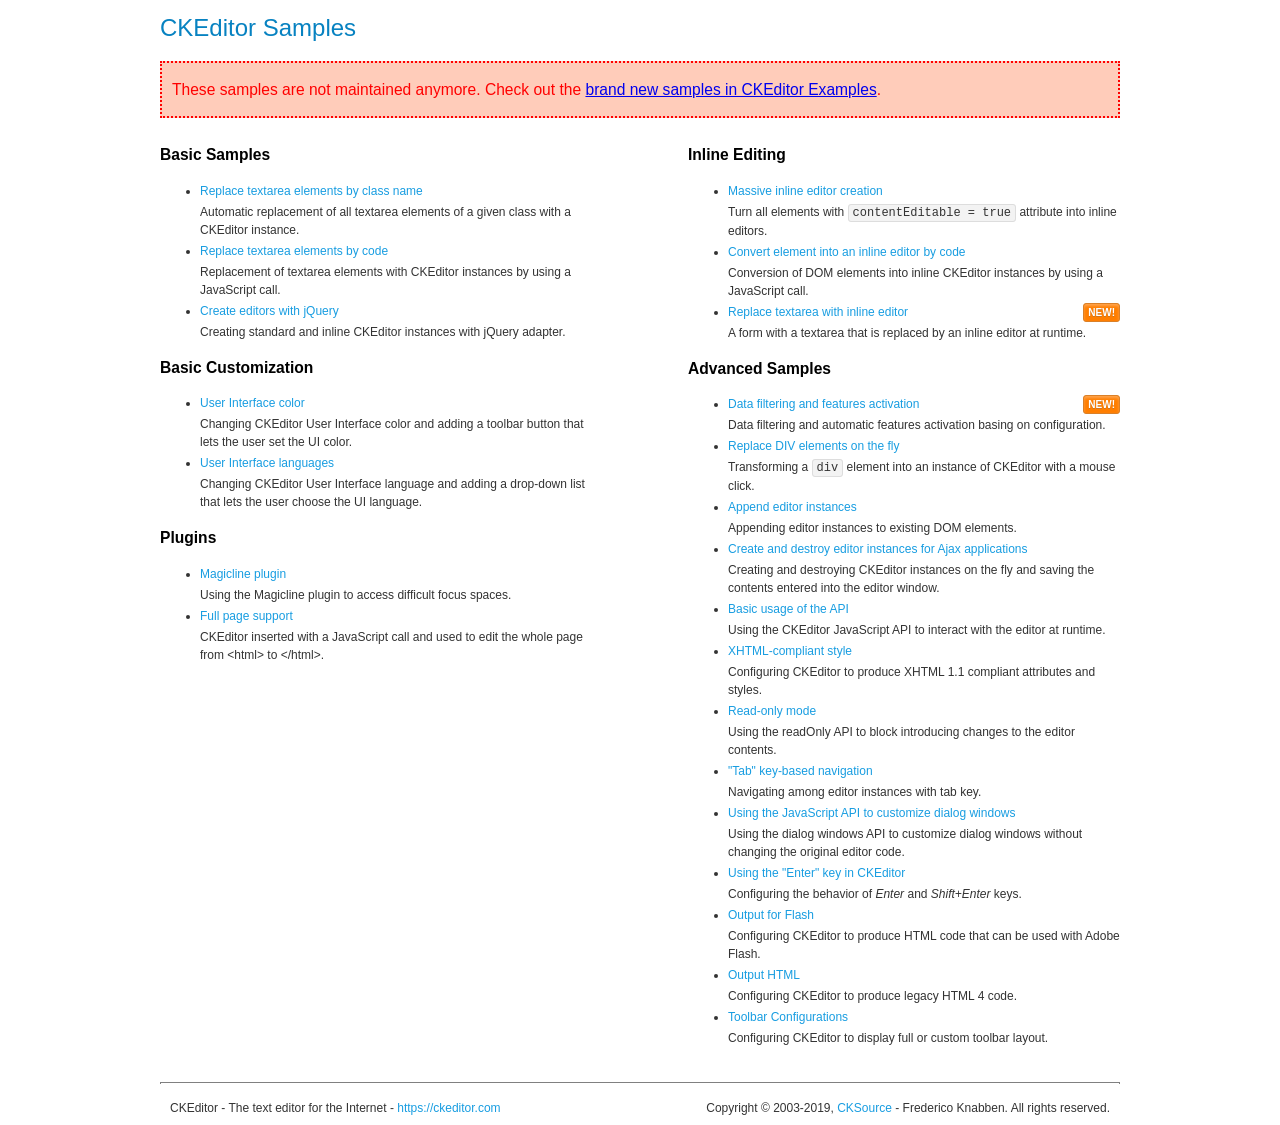
<file: public/ckeditor-full/samples/old/index.html>
<!DOCTYPE html>
<!--
Copyright (c) 2003-2019, CKSource - Frederico Knabben. All rights reserved.
For licensing, see LICENSE.md or https://ckeditor.com/legal/ckeditor-oss-license
-->
<html>
<head>
	<meta charset="utf-8">
	<title>CKEditor Samples</title>
	<link rel="stylesheet" href="sample.css">
</head>
<body>
	<h1 class="samples">
		CKEditor Samples
	</h1>
	<div class="warning deprecated">
		These samples are not maintained anymore. Check out the <a href="https://ckeditor.com/docs/ckeditor4/latest/examples/index.html">brand new samples in CKEditor Examples</a>.
	</div>
	<div class="twoColumns">
		<div class="twoColumnsLeft">
			<h2 class="samples">
				Basic Samples
			</h2>
			<dl class="samples">
				<dt><a class="samples" href="replacebyclass.html">Replace textarea elements by class name</a></dt>
				<dd>Automatic replacement of all textarea elements of a given class with a CKEditor instance.</dd>

				<dt><a class="samples" href="replacebycode.html">Replace textarea elements by code</a></dt>
				<dd>Replacement of textarea elements with CKEditor instances by using a JavaScript call.</dd>

				<dt><a class="samples" href="jquery.html">Create editors with jQuery</a></dt>
				<dd>Creating standard and inline CKEditor instances with jQuery adapter.</dd>
			</dl>

			<h2 class="samples">
				Basic Customization
			</h2>
			<dl class="samples">
				<dt><a class="samples" href="uicolor.html">User Interface color</a></dt>
				<dd>Changing CKEditor User Interface color and adding a toolbar button that lets the user set the UI color.</dd>

				<dt><a class="samples" href="uilanguages.html">User Interface languages</a></dt>
				<dd>Changing CKEditor User Interface language and adding a drop-down list that lets the user choose the UI language.</dd>
			</dl>


			<h2 class="samples">Plugins</h2>
<dl class="samples">
<dt><a class="samples" href="magicline/magicline.html">Magicline plugin</a></dt>
<dd>Using the Magicline plugin to access difficult focus spaces.</dd>

<dt><a class="samples" href="wysiwygarea/fullpage.html">Full page support</a></dt>
<dd>CKEditor inserted with a JavaScript call and used to edit the whole page from &lt;html&gt; to &lt;/html&gt;.</dd>
</dl>
		</div>
		<div class="twoColumnsRight">
			<h2 class="samples">
				Inline Editing
			</h2>
			<dl class="samples">
				<dt><a class="samples" href="inlineall.html">Massive inline editor creation</a></dt>
				<dd>Turn all elements with <code>contentEditable = true</code> attribute into inline editors.</dd>

				<dt><a class="samples" href="inlinebycode.html">Convert element into an inline editor by code</a></dt>
				<dd>Conversion of DOM elements into inline CKEditor instances by using a JavaScript call.</dd>

				<dt><a class="samples" href="inlinetextarea.html">Replace textarea with inline editor</a> <span class="new">New!</span></dt>
				<dd>A form with a textarea that is replaced by an inline editor at runtime.</dd>

				
			</dl>

			<h2 class="samples">
				Advanced Samples
			</h2>
			<dl class="samples">
				<dt><a class="samples" href="datafiltering.html">Data filtering and features activation</a> <span class="new">New!</span></dt>
				<dd>Data filtering and automatic features activation basing on configuration.</dd>

				<dt><a class="samples" href="divreplace.html">Replace DIV elements on the fly</a></dt>
				<dd>Transforming a <code>div</code> element into an instance of CKEditor with a mouse click.</dd>

				<dt><a class="samples" href="appendto.html">Append editor instances</a></dt>
				<dd>Appending editor instances to existing DOM elements.</dd>

				<dt><a class="samples" href="ajax.html">Create and destroy editor instances for Ajax applications</a></dt>
				<dd>Creating and destroying CKEditor instances on the fly and saving the contents entered into the editor window.</dd>

				<dt><a class="samples" href="api.html">Basic usage of the API</a></dt>
				<dd>Using the CKEditor JavaScript API to interact with the editor at runtime.</dd>

				<dt><a class="samples" href="xhtmlstyle.html">XHTML-compliant style</a></dt>
				<dd>Configuring CKEditor to produce XHTML 1.1 compliant attributes and styles.</dd>

				<dt><a class="samples" href="readonly.html">Read-only mode</a></dt>
				<dd>Using the readOnly API to block introducing changes to the editor contents.</dd>

				<dt><a class="samples" href="tabindex.html">"Tab" key-based navigation</a></dt>
				<dd>Navigating among editor instances with tab key.</dd>


				
<dt><a class="samples" href="dialog/dialog.html">Using the JavaScript API to customize dialog windows</a></dt>
<dd>Using the dialog windows API to customize dialog windows without changing the original editor code.</dd>

<dt><a class="samples" href="enterkey/enterkey.html">Using the &quot;Enter&quot; key in CKEditor</a></dt>
<dd>Configuring the behavior of <em>Enter</em> and <em>Shift+Enter</em> keys.</dd>

<dt><a class="samples" href="htmlwriter/outputforflash.html">Output for Flash</a></dt>
<dd>Configuring CKEditor to produce HTML code that can be used with Adobe Flash.</dd>

<dt><a class="samples" href="htmlwriter/outputhtml.html">Output HTML</a></dt>
<dd>Configuring CKEditor to produce legacy HTML 4 code.</dd>

<dt><a class="samples" href="toolbar/toolbar.html">Toolbar Configurations</a></dt>
<dd>Configuring CKEditor to display full or custom toolbar layout.</dd>

			</dl>
		</div>
	</div>
	<div id="footer">
		<hr>
		<p>
			CKEditor - The text editor for the Internet - <a class="samples" href="https://ckeditor.com/">https://ckeditor.com</a>
		</p>
		<p id="copy">
			Copyright &copy; 2003-2019, <a class="samples" href="https://cksource.com/">CKSource</a> - Frederico Knabben. All rights reserved.
		</p>
	</div>
</body>
</html>
</file>
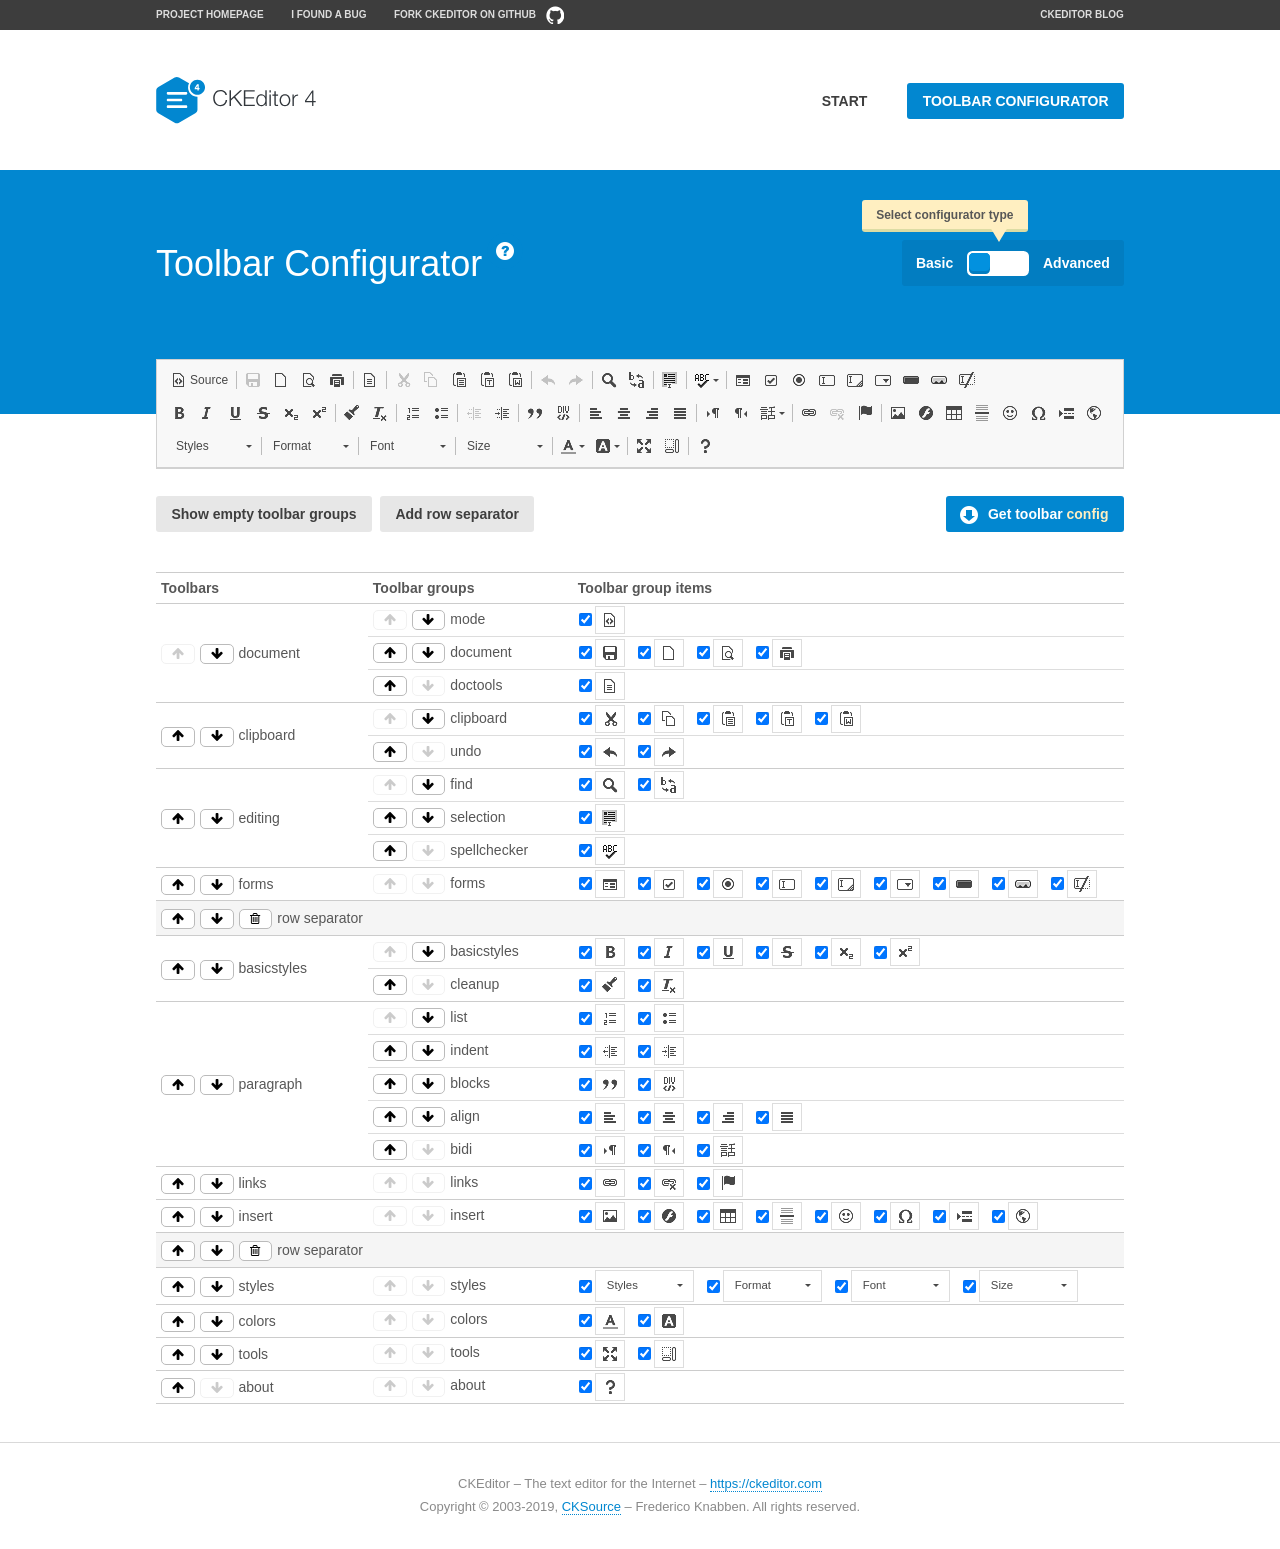
<file: public/ckeditor-full/samples/toolbarconfigurator/index.html>
<!DOCTYPE html>
<!--
Copyright (c) 2003-2019, CKSource - Frederico Knabben. All rights reserved.
For licensing, see LICENSE.md or https://ckeditor.com/legal/ckeditor-oss-license
-->
<!--[if IE 8]><html class="ie8"><![endif]-->
<!--[if gt IE 8]><html><![endif]-->
<!--[if !IE]><!--><html><!--<![endif]-->
<head>
	<meta charset="utf-8">
	<title>Toolbar Configurator</title>
	<script src="../../ckeditor.js"></script>
	<script>
		if ( CKEDITOR.env.ie && CKEDITOR.env.version < 9 )
			CKEDITOR.tools.enableHtml5Elements( document );
	</script>
	<link rel="stylesheet" href="lib/codemirror/codemirror.css">
	<link rel="stylesheet" href="lib/codemirror/show-hint.css">
	<link rel="stylesheet" href="lib/codemirror/neo.css">
	<link rel="stylesheet" href="css/fontello.css">
	<link rel="stylesheet" href="../css/samples.css">
</head>
<body id="toolbar">

<nav class="navigation-a">
	<div class="grid-container">
		<ul class="navigation-a-left grid-width-70">
			<li><a href="https://ckeditor.com/ckeditor-4/">Project Homepage</a></li>
			<li><a href="https://github.com/ckeditor/ckeditor-dev/issues">I found a bug</a></li>
			<li><a href="https://github.com/ckeditor/ckeditor-dev" class="icon-pos-right icon-navigation-a-github">Fork CKEditor on GitHub</a></li>
		</ul>
		<ul class="navigation-a-right grid-width-30">
			<li><a href="https://ckeditor.com/blog/">CKEditor Blog</a></li>
		</ul>
	</div>
</nav>

<header class="header-a">
	<div class="grid-container">
		<h1 class="header-a-logo grid-width-30">
			<a href="../index.html"><img src="../img/logo.svg" onerror="this.src='../img/logo.png'; this.onerror=null;" alt="CKEditor Logo"></a>
		</h1>
		<nav class="navigation-b grid-width-70">
			<ul>
				<li><a href="../index.html"  class="button-a">Start</a></li>
				<li><a href="index.html"  class="button-a button-a-background">Toolbar configurator</a></li>
			</ul>
		</nav>
	</div>
</header>

<main>
	<div class="adjoined-top">
		<div class="grid-container">
			<div class="content grid-width-100">
				<div class="grid-container-nested">
					<h1 class="grid-width-60">
						Toolbar Configurator
						<a href="#help-content" type="button" title="Configurator help" id="help" class="button-a button-a-background button-a-no-text icon-pos-left icon-question-mark">Help</a>
					</h1>

					<div class="grid-width-40 grid-switch-magic">
						<div class="switch">
							<span class="balloon-a balloon-a-se">Select configurator type</span>
							<input type="radio" name="radio" data-num="1" id="radio-basic" />
							<input type="radio" name="radio" data-num="2" id="radio-advanced" />
							<label data-for="1" for="radio-basic">Basic</label>
							<span class="switch-inner">
								<span class="handler"></span>
							</span>
							<label data-for="2" for="radio-advanced">Advanced</label>
						</div>
					</div>
				</div>
			</div>
		</div>
	</div>
	<div class="adjoined-bottom">
		<div class="grid-container">
			<div class="grid-width-100">
				<div class="editors-container">
					<div id="editor-basic"></div>
					<div id="editor-advanced"></div>
				</div>
			</div>
		</div>
	</div>

	<div class="grid-container configurator">
		<div class="content grid-width-100">
			<div class="configurator">
				<div>
					<div id="toolbarModifierWrapper"></div>
				</div>
			</div>
		</div>
	</div>

	<div id="help-content">
		<div class="grid-container">
			<div class="grid-width-100">
				<h2>What Am I Doing Here?</h2>

				<div class="grid-container grid-container-nested">
					<div class="basic">
						<div class="grid-width-50">
							<p>Arrange <a href="https://ckeditor.com/docs/ckeditor4/latest/api/CKEDITOR_config.html#cfg-toolbarGroups">toolbar groups</a>, toggle <a href="https://ckeditor.com/docs/ckeditor4/latest/api/CKEDITOR_config.html#cfg-removeButtons">button visibility</a> according to your needs and get your toolbar configuration.</p>
							<p>You can replace the content of the <a href="../../config.js"><code>config.js</code></a> file with the generated configuration. If you already set some configuration options you will need to merge both configurations.</p>
						</div>
						<div class="grid-width-50">
							<p>Read more about different ways of <a href="https://ckeditor.com/docs/ckeditor4/latest/guide/dev_configuration.html">setting configuration</a> and do not forget about <strong>clearing browser cache</strong>.</p>
							<p>Arranging toolbar groups is the recommended way of configuring the toolbar, but if you need more freedom you can use the <a href="#advanced">advanced configurator</a>.</p>
						</div>
					</div>
					<div class="advanced" style="display: none;">
						<div class="grid-width-50">
							<p>With this code editor you can edit your <a href="https://ckeditor.com/docs/ckeditor4/latest/api/CKEDITOR_config.html#cfg-toolbar">toolbar configuration</a> live.</p>
							<p>You can replace the content of the <a href="../../config.js"><code>config.js</code></a> file with the generated configuration. If you already set some configuration options you will need to merge both configurations.</p>
						</div>
						<div class="grid-width-50">
							<p>Read more about different ways of <a href="https://ckeditor.com/docs/ckeditor4/latest/guide/dev_configuration.html">setting configuration</a> and do not forget about <strong>clearing browser cache</strong>.</p>
						</div>
					</div>
				</div>

				<p class="grid-container grid-container-nested">
					<button type="button" class="help-content-close grid-width-100 button-a button-a-background">Got it. Let's play!</button>
				</p>
			</div>
		</div>
	</div>
</main>

<footer class="footer-a grid-container">
	<p class="grid-width-100">
		CKEditor &ndash; The text editor for the Internet &ndash; <a class="samples" href="https://ckeditor.com/">https://ckeditor.com</a>
	</p>
	<p class="grid-width-100" id="copy">
		Copyright &copy; 2003-2019, <a class="samples" href="https://cksource.com/">CKSource</a> &ndash; Frederico Knabben. All rights reserved.
	</p>
</footer>

<script src="lib/codemirror/codemirror.js"></script>
<script src="lib/codemirror/javascript.js"></script>
<script src="lib/codemirror/show-hint.js"></script>

<script src="js/fulltoolbareditor.js"></script>
<script src="js/abstracttoolbarmodifier.js"></script>
<script src="js/toolbarmodifier.js"></script>
<script src="js/toolbartextmodifier.js"></script>
<script src="../js/sf.js"></script>

<script>
	( function() {
		'use strict';

		var mode = ( window.location.hash.substr( 1 ) === 'advanced' ) ? 'advanced' : 'basic',
			configuratorSection = CKEDITOR.document.findOne( 'main > .grid-container.configurator' ),
			basicInstruction = CKEDITOR.document.findOne( '#help-content .basic' ),
			advancedInstruction = CKEDITOR.document.findOne( '#help-content .advanced' ),

			// Configurator mode switcher.
			modeSwitchBasic = CKEDITOR.document.getById( 'radio-basic' ),
			modeSwitchAdvanced = CKEDITOR.document.getById( 'radio-advanced' );

		// Initial setup
		function updateSwitcher() {
			if ( mode === 'advanced' ) {
				modeSwitchAdvanced.$.checked = true;
			} else {
				modeSwitchBasic.$.checked = true;
			}
		}

		updateSwitcher();

		CKEDITOR.document.getWindow().on( 'hashchange', function( e ) {
			var hash = window.location.hash.substr( 1 );
			if ( !( hash === 'advanced' || hash === 'basic' ) ) {
				return;
			}
			mode = hash;
			onToolbarsDone( mode );
		} );

		CKEDITOR.document.getWindow().on( 'resize', function() {
			updateToolbar( ( mode === 'basic' ? toolbarModifier : toolbarTextModifier )[ 'editorInstance' ] );
		} );

		function onRefresh( modifier ) {
			modifier = modifier || this;

			if ( mode === 'basic' && modifier instanceof ToolbarConfigurator.ToolbarTextModifier ) {
				return;
			}

			// CodeMirror container becomes visible, so we need to refresh and to avoid rendering problems.
			if ( mode === 'advanced' && modifier instanceof ToolbarConfigurator.ToolbarTextModifier ) {
				modifier.codeContainer.refresh();
			}

			updateToolbar( modifier.editorInstance );
		}

		function updateToolbar( editor ) {
			var editorContainer = editor.container;

			// Not always editor is loaded.
			if ( !editorContainer ) {
				return;
			}

			var displayStyle = editorContainer.getStyle( 'display' );

			editorContainer.setStyle( 'display', 'block' );

			var newHeight = editorContainer.getSize( 'height' );

			var newMarginTop = parseInt( editorContainer.getComputedStyle( 'margin-top' ), 10 );
			newMarginTop = ( isNaN( newMarginTop ) ? 0 : Number( newMarginTop ) );

			var newMarginBottom = parseInt( editorContainer.getComputedStyle( 'margin-bottom' ), 10 );
			newMarginBottom = ( isNaN( newMarginBottom ) ? 0 : Number( newMarginBottom ) );

			var result = newHeight + newMarginTop + newMarginBottom;

			editorContainer.setStyle( 'display', displayStyle );

			editor.container.getAscendant( 'div' ).setStyle( 'height', result + 'px' );
		}

		var toolbarModifier = new ToolbarConfigurator.ToolbarModifier( 'editor-basic' );

		var done = 0;
		toolbarModifier.init( onToolbarInit );
		toolbarModifier.onRefresh = onRefresh;

		CKEDITOR.document.getById( 'toolbarModifierWrapper' ).append( toolbarModifier.mainContainer );

		var toolbarTextModifier = new ToolbarConfigurator.ToolbarTextModifier( 'editor-advanced' );
		toolbarTextModifier.init( onToolbarInit );
		toolbarTextModifier.onRefresh = onRefresh;

		function onToolbarInit() {
			if ( ++done === 2 ) {
				onToolbarsDone();

				positionSticky.watch( CKEDITOR.document.findOne( '.toolbar' ), function() {
					return mode === 'advanced';
				} );
			}
		}

		function onToolbarsDone() {
			if ( mode === 'basic' ) {
				toggleModeBasic( false );
			} else {
				toggleModeAdvanced( false );
			}

			updateSwitcher();

			setTimeout( function() {
				CKEDITOR.document.findOne( '.editors-container' ).addClass( 'active' );
				CKEDITOR.document.findOne( '#toolbarModifierWrapper' ).addClass( 'active' );
			}, 200 );
		}

		CKEDITOR.document.getById( 'toolbarModifierWrapper' ).append( toolbarTextModifier.mainContainer );

		function toogleModeSwitch( onElement, offElement, onModifier, offModifier ) {
			onElement.addClass( 'fancy-button-active' );
			offElement.removeClass( 'fancy-button-active' );

			onModifier.showUI();
			offModifier.hideUI();
		}

		function toggleModeBasic( callOnRefresh ) {
			callOnRefresh = ( callOnRefresh !== false );
			mode = 'basic';
			window.location.hash = '#basic';
			toogleModeSwitch( modeSwitchBasic, modeSwitchAdvanced, toolbarModifier, toolbarTextModifier );

			configuratorSection.removeClass( 'freed-width' );
			basicInstruction.show();
			advancedInstruction.hide();

			callOnRefresh && onRefresh( toolbarModifier );
		}

		function toggleModeAdvanced( callOnRefresh ) {
			callOnRefresh = ( callOnRefresh !== false );
			mode = 'advanced';
			window.location.hash = '#advanced';
			toogleModeSwitch( modeSwitchAdvanced, modeSwitchBasic, toolbarTextModifier, toolbarModifier );

			configuratorSection.addClass( 'freed-width' );
			advancedInstruction.show();
			basicInstruction.hide();

			callOnRefresh && onRefresh( toolbarTextModifier );
		}

		modeSwitchBasic.on( 'click', toggleModeBasic );
		modeSwitchAdvanced.on( 'click', toggleModeAdvanced );

		//
		// Position:sticky for the toolbar.
		//

		// Will make elements behave like they were styled with position:sticky.
		var positionSticky = {
			// Store object: {
			// 		element: CKEDITOR.dom.element, // Element which will float.
			// 		placeholder: CKEDITOR.dom.element, // Placeholder which is place to prevent page bounce.
			// 		isFixed: boolean // Whether element float now.
			// }
			watched: [],

			active: [],

			staticContainer: null,

			init: function() {
				var element = CKEDITOR.dom.element.createFromHtml(
					'<div class="staticContainer">' +
						'<div class="grid-container" >' +
							'<div class="grid-width-100">' +
								'<div class="inner"></div>' +
							'</div>' +
						'</div>' +
					'</div>' );

				this.staticContainer = element.findOne( '.inner' );

				CKEDITOR.document.getBody().append( element );
			},

			watch: function( element, preventFunc ) {
				this.watched.push( {
					element: element,
					placeholder: new CKEDITOR.dom.element( 'div' ),
					isFixed: false,
					preventFunc: preventFunc
				} );
			},

			checkAll: function() {
				for ( var i = 0; i < this.watched.length; i++ ) {
					this.check( this.watched[ i ] );
				}
			},

			check: function( element ) {
				var isFixed = element.isFixed;
				var shouldBeFixed = this.shouldBeFixed( element );

				// Nothing to be done.
				if ( isFixed === shouldBeFixed ) {
					return;
				}

				var placeholder = element.placeholder;

				if ( isFixed ) {
					// Unfixing.

					element.element.insertBefore( placeholder );
					placeholder.remove();

					element.element.removeStyle( 'margin' );

					this.active.splice( CKEDITOR.tools.indexOf( this.active, element ), 1 );

				} else {
					// Fixing.
					placeholder.setStyle( 'width', element.element.getSize( 'width' ) + 'px' );
					placeholder.setStyle( 'height', element.element.getSize( 'height' ) + 'px' );
					placeholder.setStyle( 'margin-bottom', element.element.getComputedStyle( 'margin-bottom' ) );
					placeholder.setStyle( 'display', element.element.getComputedStyle( 'display' ) );
					placeholder.insertAfter( element.element );

					this.staticContainer.append( element.element );

					this.active.push( element );
				}

				element.isFixed = !element.isFixed;
			},

			shouldBeFixed: function( element ) {
				if ( element.preventFunc && element.preventFunc() ) {
					return false;
				}

				// If element is already fixed we are checking it's placeholder.
				var related = ( element.isFixed ? element.placeholder : element.element ),
					clientRect = related.$.getBoundingClientRect(),
					staticHeight = this.staticContainer.getSize('height' ),
					elemHeight = element.element.getSize( 'height' );

				if ( element.isFixed ) {
					return ( clientRect.top + elemHeight < staticHeight );
				} else {
					return ( clientRect.top < staticHeight );
				}
			}
		};

		positionSticky.init();

		CKEDITOR.document.getWindow().on( 'scroll',
			new CKEDITOR.tools.eventsBuffer( 100, positionSticky.checkAll, positionSticky ).input
		);

		// Make the toolbar sticky.
		positionSticky.watch( CKEDITOR.document.findOne( '.editors-container' ) );

		// Help button and help-content.
		( function() {
			var helpButton = CKEDITOR.document.getById( 'help' ),
				helpContent = CKEDITOR.document.getById( 'help-content' );

			// Don't show help button on IE8 because it's unsupported by Pico Modal.
			if ( CKEDITOR.env.ie && CKEDITOR.env.version == 8 ) {
				helpButton.hide();
			} else {
				// Display help modal when the button is clicked.
				helpButton.on( 'click', function( evt ) {
					SF.modal( {
						// Clone modal content from DOM.
						content: helpContent.getHtml(),

						afterCreate: function( modal ) {
							// Enable modal content button to close the modal.
							new CKEDITOR.dom.element( modal.modalElem() ).findOne( '.help-content-close' ).once( 'click', modal.close );
						}
					} ).show();
				} );
			}
		} )();
	} )();
</script>
</body>
</html>
</file>
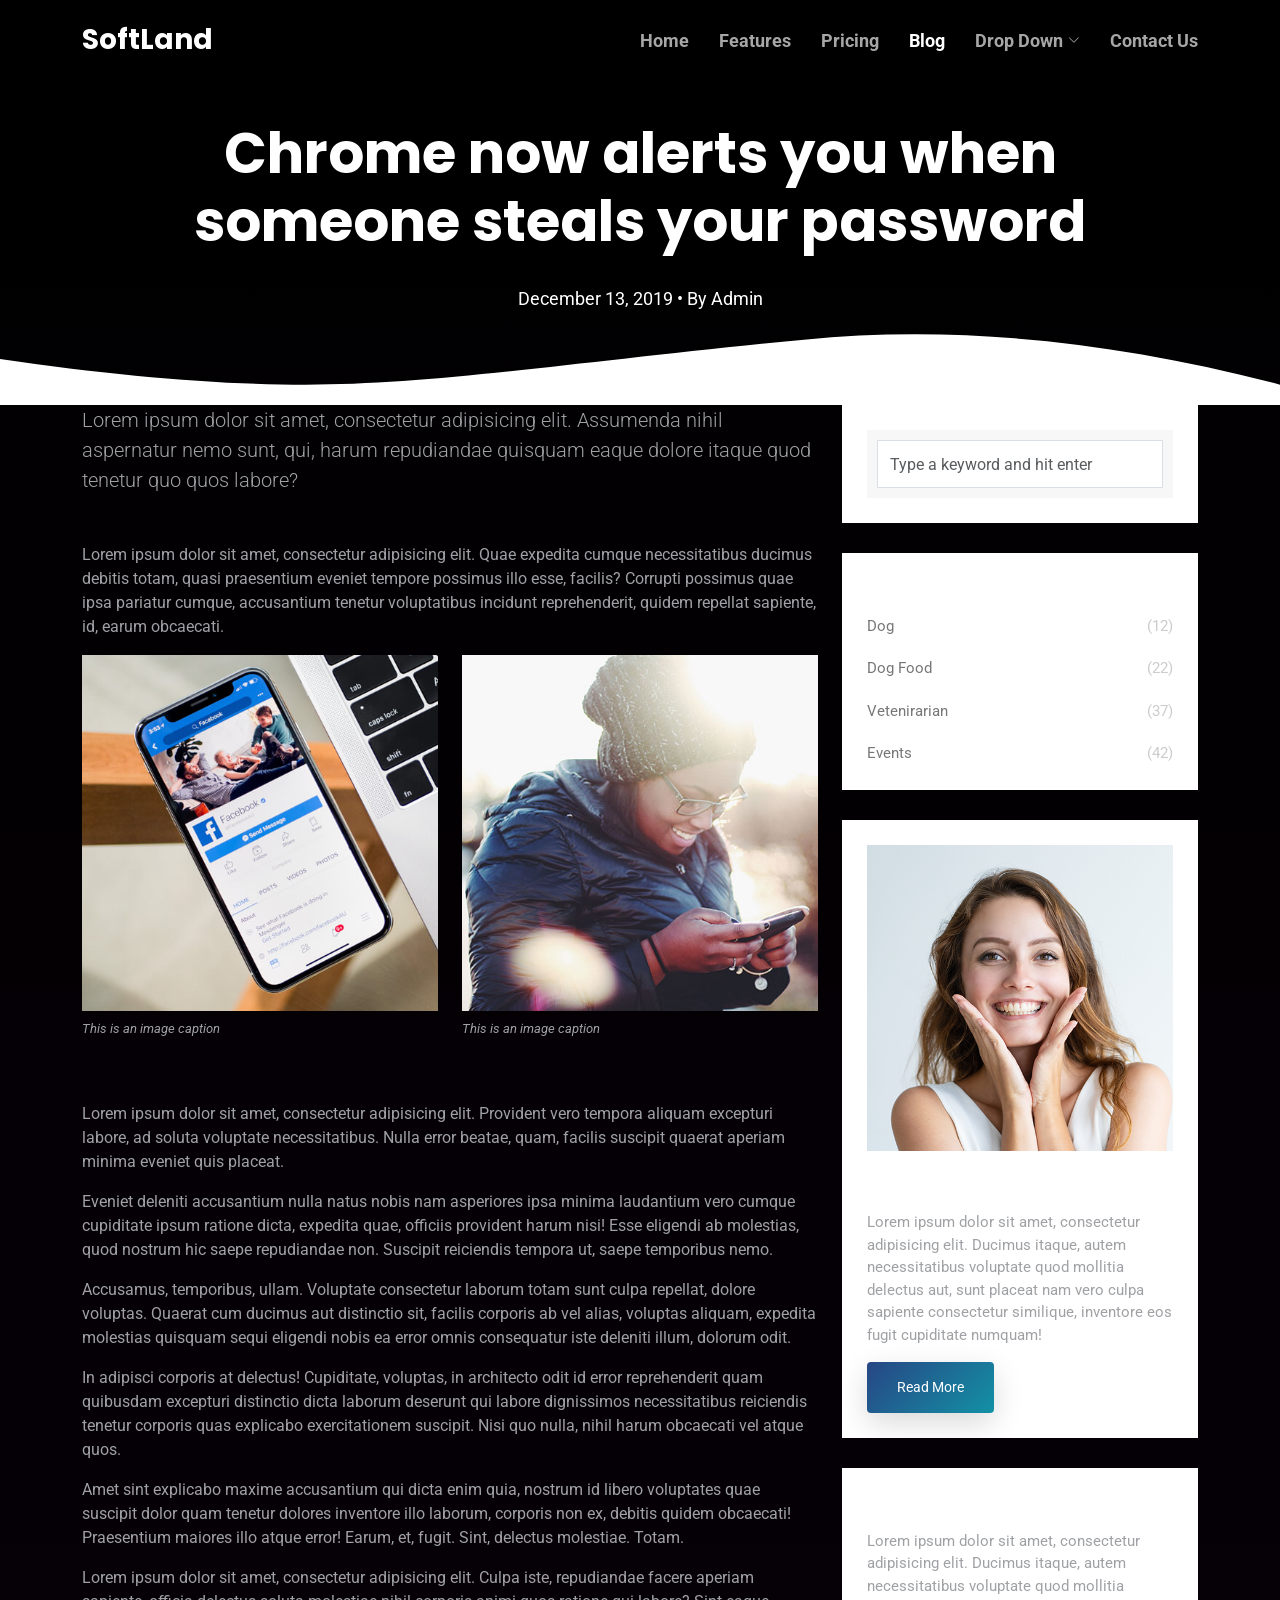
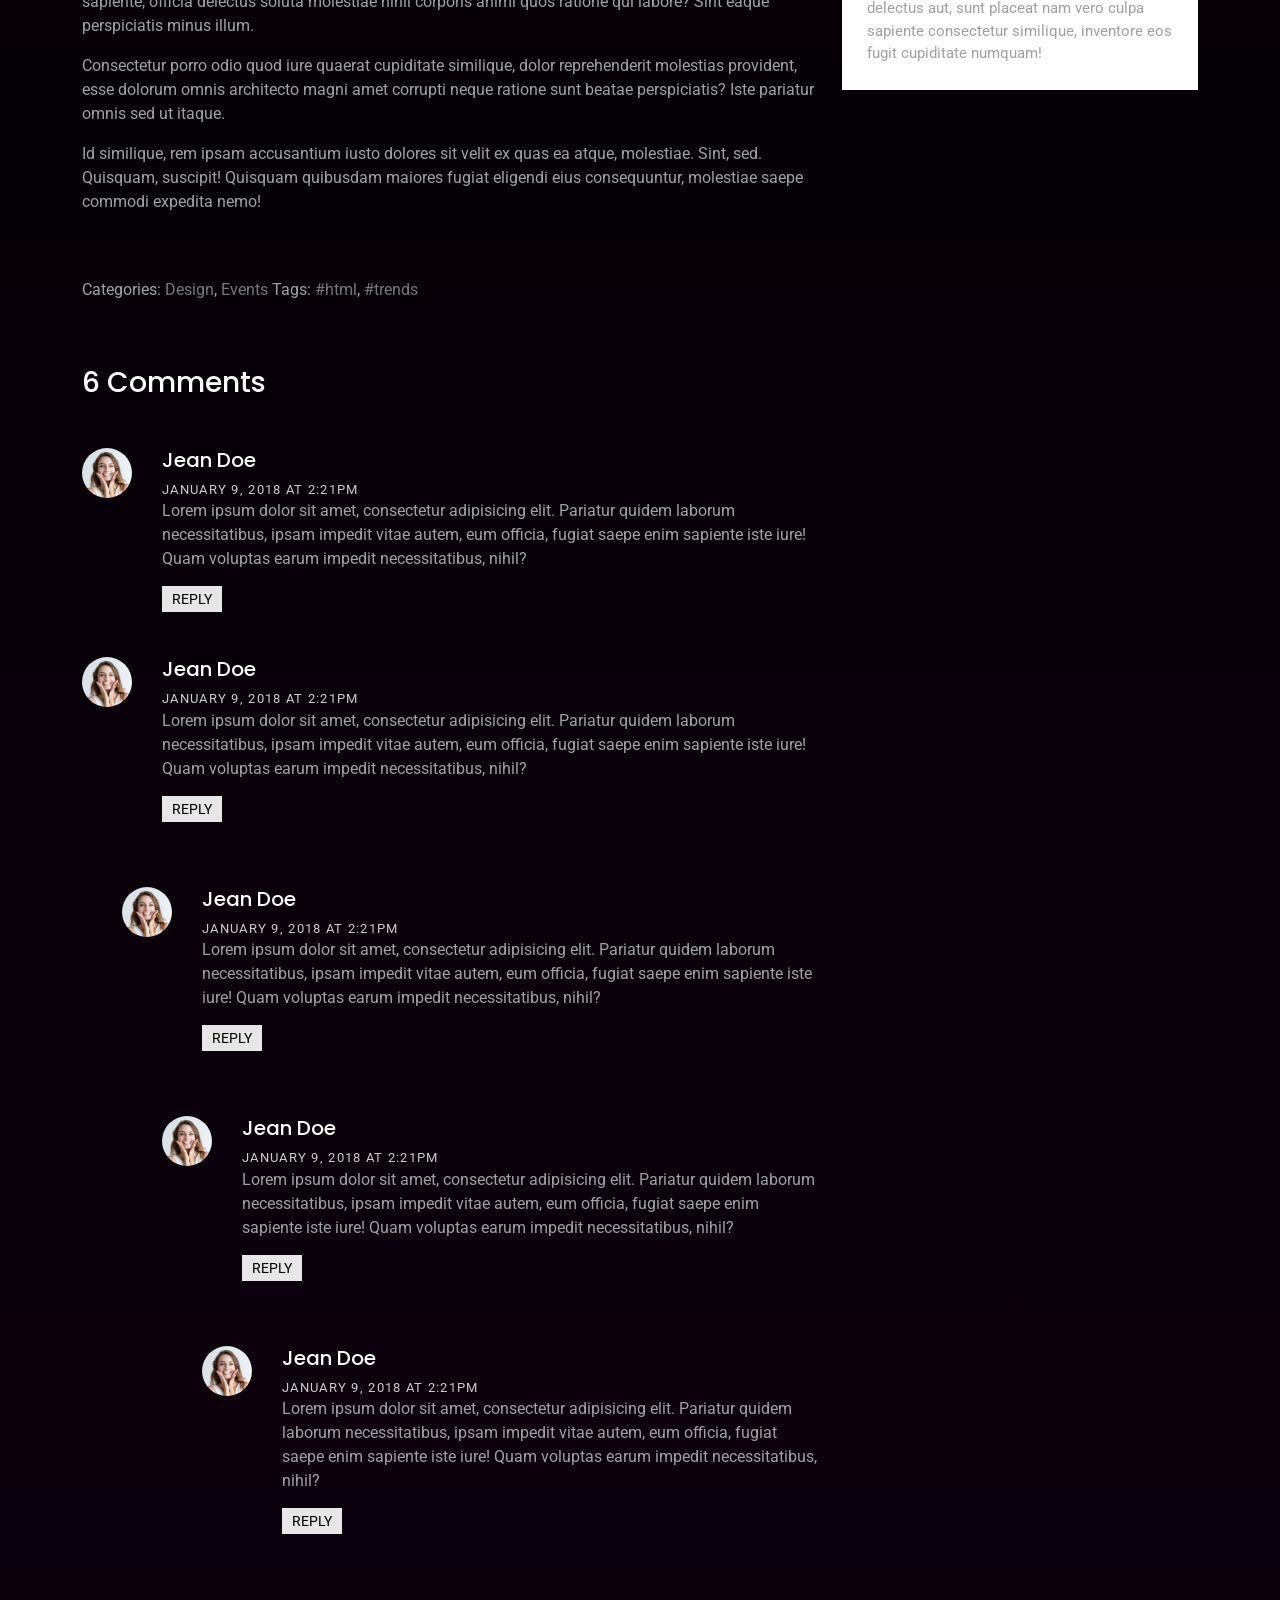
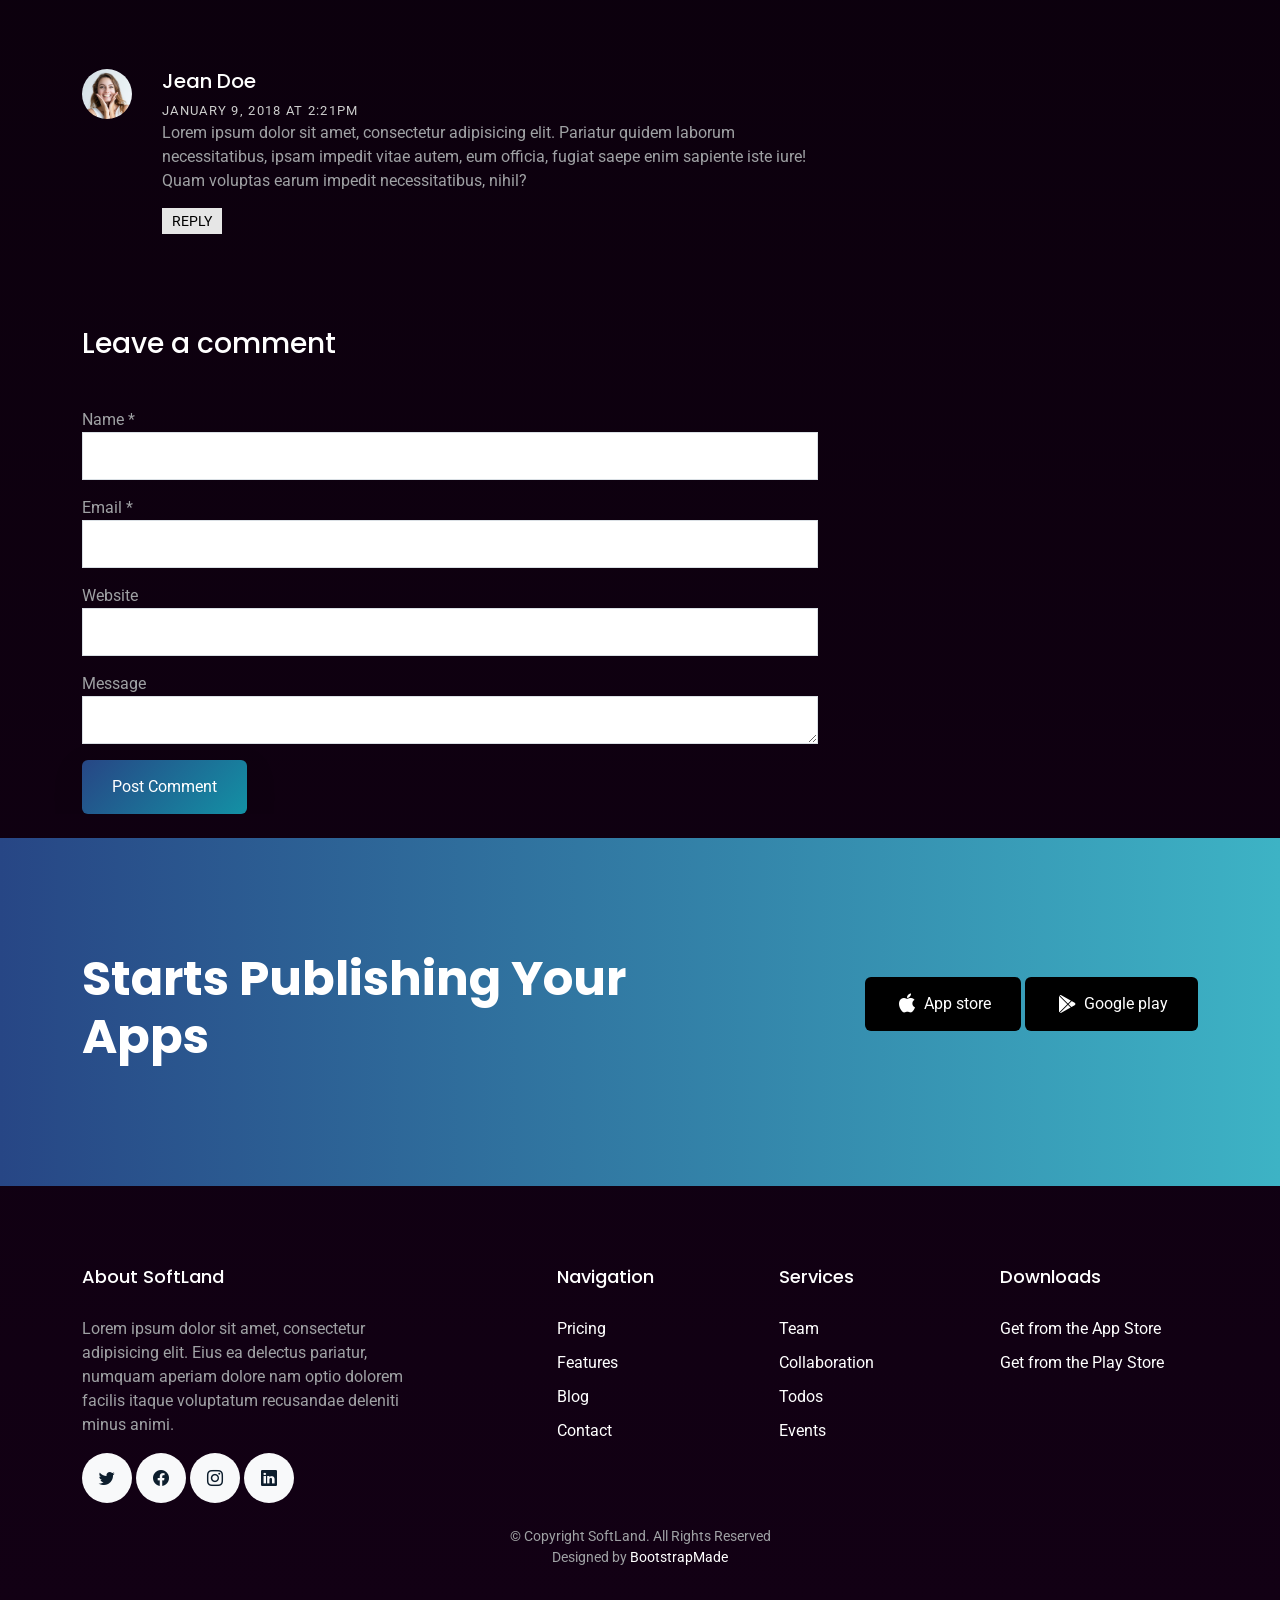
<file: public/assets/frontend/blog-single.html>
<!DOCTYPE html>
<html lang="en">

<head>
  <meta charset="utf-8">
  <meta content="width=device-width, initial-scale=1.0" name="viewport">

  <title>Blog Single - SoftLand Bootstrap Template</title>
  <meta content="" name="description">
  <meta content="" name="keywords">

  <!-- Favicons -->
  <link href="assets/img/favicon.png" rel="icon">
  <link href="assets/img/apple-touch-icon.png" rel="apple-touch-icon">

  <!-- Google Fonts -->
  <link href="https://fonts.googleapis.com/css?family=Roboto:300,300i,400,400i,500,500i,600,600i,700,700i|Poppins:300,300i,400,400i,500,500i,600,600i,700,700i" rel="stylesheet">

  <!-- Vendor CSS Files -->
  <link href="assets/vendor/aos/aos.css" rel="stylesheet">
  <link href="assets/vendor/bootstrap/css/bootstrap.min.css" rel="stylesheet">
  <link href="assets/vendor/bootstrap-icons/bootstrap-icons.css" rel="stylesheet">
  <link href="assets/vendor/boxicons/css/boxicons.min.css" rel="stylesheet">
  <link href="assets/vendor/swiper/swiper-bundle.min.css" rel="stylesheet">

  <!-- Template Main CSS File -->
  <link href="assets/css/style.css" rel="stylesheet">

  <!-- =======================================================
  * Template Name: SoftLand
  * Updated: Jan 09 2024 with Bootstrap v5.3.2
  * Template URL: https://bootstrapmade.com/softland-bootstrap-app-landing-page-template/
  * Author: BootstrapMade.com
  * License: https://bootstrapmade.com/license/
  ======================================================== -->
</head>

<body>

  <!-- ======= Header ======= -->
  <header id="header" class="fixed-top d-flex align-items-center">
    <div class="container d-flex justify-content-between align-items-center">

      <div class="logo">
        <h1><a href="index.html">SoftLand</a></h1>
        <!-- Uncomment below if you prefer to use an image logo -->
        <!-- <a href="index.html"><img src="assets/img/logo.png" alt="" class="img-fluid"></a>-->
      </div>

      <nav id="navbar" class="navbar">
        <ul>
          <li><a class="" href="index.html">Home</a></li>
          <li><a href="features.html">Features</a></li>
          <li><a href="pricing.html">Pricing</a></li>
          <li><a class="active" href="blog.html">Blog</a></li>
          <li class="dropdown"><a href="#"><span>Drop Down</span> <i class="bi bi-chevron-down"></i></a>
            <ul>
              <li><a href="#">Drop Down 1</a></li>
              <li class="dropdown"><a href="#"><span>Deep Drop Down</span> <i class="bi bi-chevron-right"></i></a>
                <ul>
                  <li><a href="#">Deep Drop Down 1</a></li>
                  <li><a href="#">Deep Drop Down 2</a></li>
                  <li><a href="#">Deep Drop Down 3</a></li>
                  <li><a href="#">Deep Drop Down 4</a></li>
                  <li><a href="#">Deep Drop Down 5</a></li>
                </ul>
              </li>
              <li><a href="#">Drop Down 2</a></li>
              <li><a href="#">Drop Down 3</a></li>
              <li><a href="#">Drop Down 4</a></li>
            </ul>
          </li>
          <li><a href="contact.html">Contact Us</a></li>
        </ul>
        <i class="bi bi-list mobile-nav-toggle"></i>
      </nav><!-- .navbar -->

    </div>
  </header><!-- End Header -->

  <main id="main">

    <!-- ======= Single Blog Section ======= -->
    <section class="hero-section inner-page">
      <div class="wave">

        <svg width="1920px" height="265px" viewBox="0 0 1920 265" version="1.1" xmlns="http://www.w3.org/2000/svg" xmlns:xlink="http://www.w3.org/1999/xlink">
          <g id="Page-1" stroke="none" stroke-width="1" fill="none" fill-rule="evenodd">
            <g id="Apple-TV" transform="translate(0.000000, -402.000000)" fill="#FFFFFF">
              <path d="M0,439.134243 C175.04074,464.89273 327.944386,477.771974 458.710937,477.771974 C654.860765,477.771974 870.645295,442.632362 1205.9828,410.192501 C1429.54114,388.565926 1667.54687,411.092417 1920,477.771974 L1920,667 L1017.15166,667 L0,667 L0,439.134243 Z" id="Path"></path>
            </g>
          </g>
        </svg>

      </div>

      <div class="container">
        <div class="row align-items-center">
          <div class="col-12">
            <div class="row justify-content-center">
              <div class="col-md-10 text-center hero-text">
                <h1 data-aos="fade-up" data-aos-delay="">Chrome now alerts you when someone steals your password</h1>
                <p class="mb-5" data-aos="fade-up" data-aos-delay="100">December 13, 2019 &bullet; By <a href="#" class="text-white">Admin</a></p>
              </div>
            </div>
          </div>
        </div>
      </div>

    </section>

    <section class="site-section mb-4">
      <div class="container">
        <div class="row">
          <div class="col-md-8 blog-content">

            <p class="lead mb-5">Lorem ipsum dolor sit amet, consectetur adipisicing elit. Assumenda nihil aspernatur nemo sunt, qui, harum repudiandae quisquam eaque dolore itaque quod tenetur quo quos labore?</p>
            <p>Lorem ipsum dolor sit amet, consectetur adipisicing elit. Quae expedita cumque necessitatibus ducimus debitis totam, quasi praesentium eveniet tempore possimus illo esse, facilis? Corrupti possimus quae ipsa pariatur cumque, accusantium tenetur voluptatibus incidunt reprehenderit, quidem repellat sapiente, id, earum obcaecati.</p>

            <div class="row mb-5">
              <div class="col-md-6">
                <figure><img src="assets/img/img_1.jpg" alt="Free Website Template by Free-Template.co" class="img-fluid">
                  <figcaption>This is an image caption</figcaption>
                </figure>
              </div>
              <div class="col-md-6">
                <figure><img src="assets/img/img_2.jpg" alt="Free Website Template by Free-Template.co" class="img-fluid">
                  <figcaption>This is an image caption</figcaption>
                </figure>
              </div>
            </div>

            <blockquote>
              <p>Lorem ipsum dolor sit amet, consectetur adipisicing elit. Provident vero tempora aliquam excepturi labore, ad soluta voluptate necessitatibus. Nulla error beatae, quam, facilis suscipit quaerat aperiam minima eveniet quis placeat.</p>
            </blockquote>

            <p>Eveniet deleniti accusantium nulla natus nobis nam asperiores ipsa minima laudantium vero cumque cupiditate ipsum ratione dicta, expedita quae, officiis provident harum nisi! Esse eligendi ab molestias, quod nostrum hic saepe repudiandae non. Suscipit reiciendis tempora ut, saepe temporibus nemo.</p>
            <p>Accusamus, temporibus, ullam. Voluptate consectetur laborum totam sunt culpa repellat, dolore voluptas. Quaerat cum ducimus aut distinctio sit, facilis corporis ab vel alias, voluptas aliquam, expedita molestias quisquam sequi eligendi nobis ea error omnis consequatur iste deleniti illum, dolorum odit.</p>
            <p>In adipisci corporis at delectus! Cupiditate, voluptas, in architecto odit id error reprehenderit quam quibusdam excepturi distinctio dicta laborum deserunt qui labore dignissimos necessitatibus reiciendis tenetur corporis quas explicabo exercitationem suscipit. Nisi quo nulla, nihil harum obcaecati vel atque quos.</p>
            <p>Amet sint explicabo maxime accusantium qui dicta enim quia, nostrum id libero voluptates quae suscipit dolor quam tenetur dolores inventore illo laborum, corporis non ex, debitis quidem obcaecati! Praesentium maiores illo atque error! Earum, et, fugit. Sint, delectus molestiae. Totam.</p>

            <p>Lorem ipsum dolor sit amet, consectetur adipisicing elit. Culpa iste, repudiandae facere aperiam sapiente, officia delectus soluta molestiae nihil corporis animi quos ratione qui labore? Sint eaque perspiciatis minus illum.</p>
            <p>Consectetur porro odio quod iure quaerat cupiditate similique, dolor reprehenderit molestias provident, esse dolorum omnis architecto magni amet corrupti neque ratione sunt beatae perspiciatis? Iste pariatur omnis sed ut itaque.</p>
            <p>Id similique, rem ipsam accusantium iusto dolores sit velit ex quas ea atque, molestiae. Sint, sed. Quisquam, suscipit! Quisquam quibusdam maiores fugiat eligendi eius consequuntur, molestiae saepe commodi expedita nemo!</p>
            <div class="pt-5">
              <p>Categories: <a href="#">Design</a>, <a href="#">Events</a> Tags: <a href="#">#html</a>, <a href="#">#trends</a></p>
            </div>

            <div class="pt-5">
              <h3 class="mb-5">6 Comments</h3>
              <ul class="comment-list">
                <li class="comment">
                  <div class="vcard bio">
                    <img src="assets/img/person_1.jpg" alt="Free Website Template by Free-Template.co">
                  </div>
                  <div class="comment-body">
                    <h3>Jean Doe</h3>
                    <div class="meta">January 9, 2018 at 2:21pm</div>
                    <p>Lorem ipsum dolor sit amet, consectetur adipisicing elit. Pariatur quidem laborum necessitatibus, ipsam impedit vitae autem, eum officia, fugiat saepe enim sapiente iste iure! Quam voluptas earum impedit necessitatibus, nihil?</p>
                    <p><a href="#" class="reply">Reply</a></p>
                  </div>
                </li>

                <li class="comment">
                  <div class="vcard bio">
                    <img src="assets/img/person_1.jpg" alt="Image placeholder">
                  </div>
                  <div class="comment-body">
                    <h3>Jean Doe</h3>
                    <div class="meta">January 9, 2018 at 2:21pm</div>
                    <p>Lorem ipsum dolor sit amet, consectetur adipisicing elit. Pariatur quidem laborum necessitatibus, ipsam impedit vitae autem, eum officia, fugiat saepe enim sapiente iste iure! Quam voluptas earum impedit necessitatibus, nihil?</p>
                    <p><a href="#" class="reply">Reply</a></p>
                  </div>

                  <ul class="children">
                    <li class="comment">
                      <div class="vcard bio">
                        <img src="assets/img/person_1.jpg" alt="Image placeholder">
                      </div>
                      <div class="comment-body">
                        <h3>Jean Doe</h3>
                        <div class="meta">January 9, 2018 at 2:21pm</div>
                        <p>Lorem ipsum dolor sit amet, consectetur adipisicing elit. Pariatur quidem laborum necessitatibus, ipsam impedit vitae autem, eum officia, fugiat saepe enim sapiente iste iure! Quam voluptas earum impedit necessitatibus, nihil?</p>
                        <p><a href="#" class="reply">Reply</a></p>
                      </div>

                      <ul class="children">
                        <li class="comment">
                          <div class="vcard bio">
                            <img src="assets/img/person_1.jpg" alt="Image placeholder">
                          </div>
                          <div class="comment-body">
                            <h3>Jean Doe</h3>
                            <div class="meta">January 9, 2018 at 2:21pm</div>
                            <p>Lorem ipsum dolor sit amet, consectetur adipisicing elit. Pariatur quidem laborum necessitatibus, ipsam impedit vitae autem, eum officia, fugiat saepe enim sapiente iste iure! Quam voluptas earum impedit necessitatibus, nihil?</p>
                            <p><a href="#" class="reply">Reply</a></p>
                          </div>

                          <ul class="children">
                            <li class="comment">
                              <div class="vcard bio">
                                <img src="assets/img/person_1.jpg" alt="Image placeholder">
                              </div>
                              <div class="comment-body">
                                <h3>Jean Doe</h3>
                                <div class="meta">January 9, 2018 at 2:21pm</div>
                                <p>Lorem ipsum dolor sit amet, consectetur adipisicing elit. Pariatur quidem laborum necessitatibus, ipsam impedit vitae autem, eum officia, fugiat saepe enim sapiente iste iure! Quam voluptas earum impedit necessitatibus, nihil?</p>
                                <p><a href="#" class="reply">Reply</a></p>
                              </div>
                            </li>
                          </ul>
                        </li>
                      </ul>
                    </li>
                  </ul>
                </li>

                <li class="comment">
                  <div class="vcard bio">
                    <img src="assets/img/person_1.jpg" alt="Image placeholder">
                  </div>
                  <div class="comment-body">
                    <h3>Jean Doe</h3>
                    <div class="meta">January 9, 2018 at 2:21pm</div>
                    <p>Lorem ipsum dolor sit amet, consectetur adipisicing elit. Pariatur quidem laborum necessitatibus, ipsam impedit vitae autem, eum officia, fugiat saepe enim sapiente iste iure! Quam voluptas earum impedit necessitatibus, nihil?</p>
                    <p><a href="#" class="reply">Reply</a></p>
                  </div>
                </li>
              </ul>
              <!-- END comment-list -->

              <div class="comment-form-wrap pt-5">
                <h3 class="mb-5">Leave a comment</h3>
                <form action="#" class="">
                  <div class="form-group">
                    <label for="name">Name *</label>
                    <input type="text" class="form-control" id="name">
                  </div>
                  <div class="form-group mt-3">
                    <label for="email">Email *</label>
                    <input type="email" class="form-control" id="email">
                  </div>
                  <div class="form-group mt-3">
                    <label for="website">Website</label>
                    <input type="url" class="form-control" id="website">
                  </div>

                  <div class="form-group mt-3">
                    <label for="message">Message</label>
                    <textarea name="" id="message" cols="30" rows="10" class="form-control"></textarea>
                  </div>
                  <div class="form-group mt-3">
                    <input type="submit" value="Post Comment" class="btn btn-primary">
                  </div>

                </form>
              </div>
            </div>

          </div>
          <div class="col-md-4 sidebar">
            <div class="sidebar-box">
              <form action="#" class="search-form">
                <div class="form-group">
                  <span class="icon fa fa-search"></span>
                  <input type="text" class="form-control" placeholder="Type a keyword and hit enter">
                </div>
              </form>
            </div>
            <div class="sidebar-box">
              <div class="categories">
                <h3>Categories</h3>
                <li><a href="#">Dog <span>(12)</span></a></li>
                <li><a href="#">Dog Food <span>(22)</span></a></li>
                <li><a href="#">Vetenirarian <span>(37)</span></a></li>
                <li><a href="#">Events<span>(42)</span></a></li>
              </div>
            </div>
            <div class="sidebar-box">
              <img src="assets/img/person_1.jpg" alt="Image placeholder" class="img-fluid mb-4">
              <h3>About The Author</h3>
              <p>Lorem ipsum dolor sit amet, consectetur adipisicing elit. Ducimus itaque, autem necessitatibus voluptate quod mollitia delectus aut, sunt placeat nam vero culpa sapiente consectetur similique, inventore eos fugit cupiditate numquam!</p>
              <p><a href="#" class="btn btn-primary btn-sm">Read More</a></p>
            </div>

            <div class="sidebar-box">
              <h3>Paragraph</h3>
              <p>Lorem ipsum dolor sit amet, consectetur adipisicing elit. Ducimus itaque, autem necessitatibus voluptate quod mollitia delectus aut, sunt placeat nam vero culpa sapiente consectetur similique, inventore eos fugit cupiditate numquam!</p>
            </div>
          </div>
        </div>
      </div>
    </section>

    <!-- ======= CTA Section ======= -->
    <section class="section cta-section">
      <div class="container">
        <div class="row align-items-center">
          <div class="col-md-6 me-auto text-center text-md-start mb-5 mb-md-0">
            <h2>Starts Publishing Your Apps</h2>
          </div>
          <div class="col-md-5 text-center text-md-end">
            <p><a href="#" class="btn d-inline-flex align-items-center"><i class="bx bxl-apple"></i><span>App store</span></a> <a href="#" class="btn d-inline-flex align-items-center"><i class="bx bxl-play-store"></i><span>Google play</span></a></p>
          </div>
        </div>
      </div>
    </section><!-- End CTA Section -->

  </main><!-- End #main -->

  <!-- ======= Footer ======= -->
  <footer class="footer" role="contentinfo">
    <div class="container">
      <div class="row">
        <div class="col-md-4 mb-4 mb-md-0">
          <h3>About SoftLand</h3>
          <p>Lorem ipsum dolor sit amet, consectetur adipisicing elit. Eius ea delectus pariatur, numquam aperiam
            dolore nam optio dolorem facilis itaque voluptatum recusandae deleniti minus animi.</p>
          <p class="social">
            <a href="#"><span class="bi bi-twitter"></span></a>
            <a href="#"><span class="bi bi-facebook"></span></a>
            <a href="#"><span class="bi bi-instagram"></span></a>
            <a href="#"><span class="bi bi-linkedin"></span></a>
          </p>
        </div>
        <div class="col-md-7 ms-auto">
          <div class="row site-section pt-0">
            <div class="col-md-4 mb-4 mb-md-0">
              <h3>Navigation</h3>
              <ul class="list-unstyled">
                <li><a href="#">Pricing</a></li>
                <li><a href="#">Features</a></li>
                <li><a href="#">Blog</a></li>
                <li><a href="#">Contact</a></li>
              </ul>
            </div>
            <div class="col-md-4 mb-4 mb-md-0">
              <h3>Services</h3>
              <ul class="list-unstyled">
                <li><a href="#">Team</a></li>
                <li><a href="#">Collaboration</a></li>
                <li><a href="#">Todos</a></li>
                <li><a href="#">Events</a></li>
              </ul>
            </div>
            <div class="col-md-4 mb-4 mb-md-0">
              <h3>Downloads</h3>
              <ul class="list-unstyled">
                <li><a href="#">Get from the App Store</a></li>
                <li><a href="#">Get from the Play Store</a></li>
              </ul>
            </div>
          </div>
        </div>
      </div>

      <div class="row justify-content-center text-center">
        <div class="col-md-7">
          <p class="copyright">&copy; Copyright SoftLand. All Rights Reserved</p>
          <div class="credits">
            <!--
            All the links in the footer should remain intact.
            You can delete the links only if you purchased the pro version.
            Licensing information: https://bootstrapmade.com/license/
            Purchase the pro version with working PHP/AJAX contact form: https://bootstrapmade.com/buy/?theme=SoftLand
          -->
            Designed by <a href="https://bootstrapmade.com/">BootstrapMade</a>
          </div>
        </div>
      </div>

    </div>
  </footer>

  <a href="#" class="back-to-top d-flex align-items-center justify-content-center"><i class="bi bi-arrow-up-short"></i></a>

  <!-- Vendor JS Files -->
  <script src="assets/vendor/aos/aos.js"></script>
  <script src="assets/vendor/bootstrap/js/bootstrap.bundle.min.js"></script>
  <script src="assets/vendor/swiper/swiper-bundle.min.js"></script>
  <script src="assets/vendor/php-email-form/validate.js"></script>

  <!-- Template Main JS File -->
  <script src="assets/js/main.js"></script>

</body>

</html>
</file>
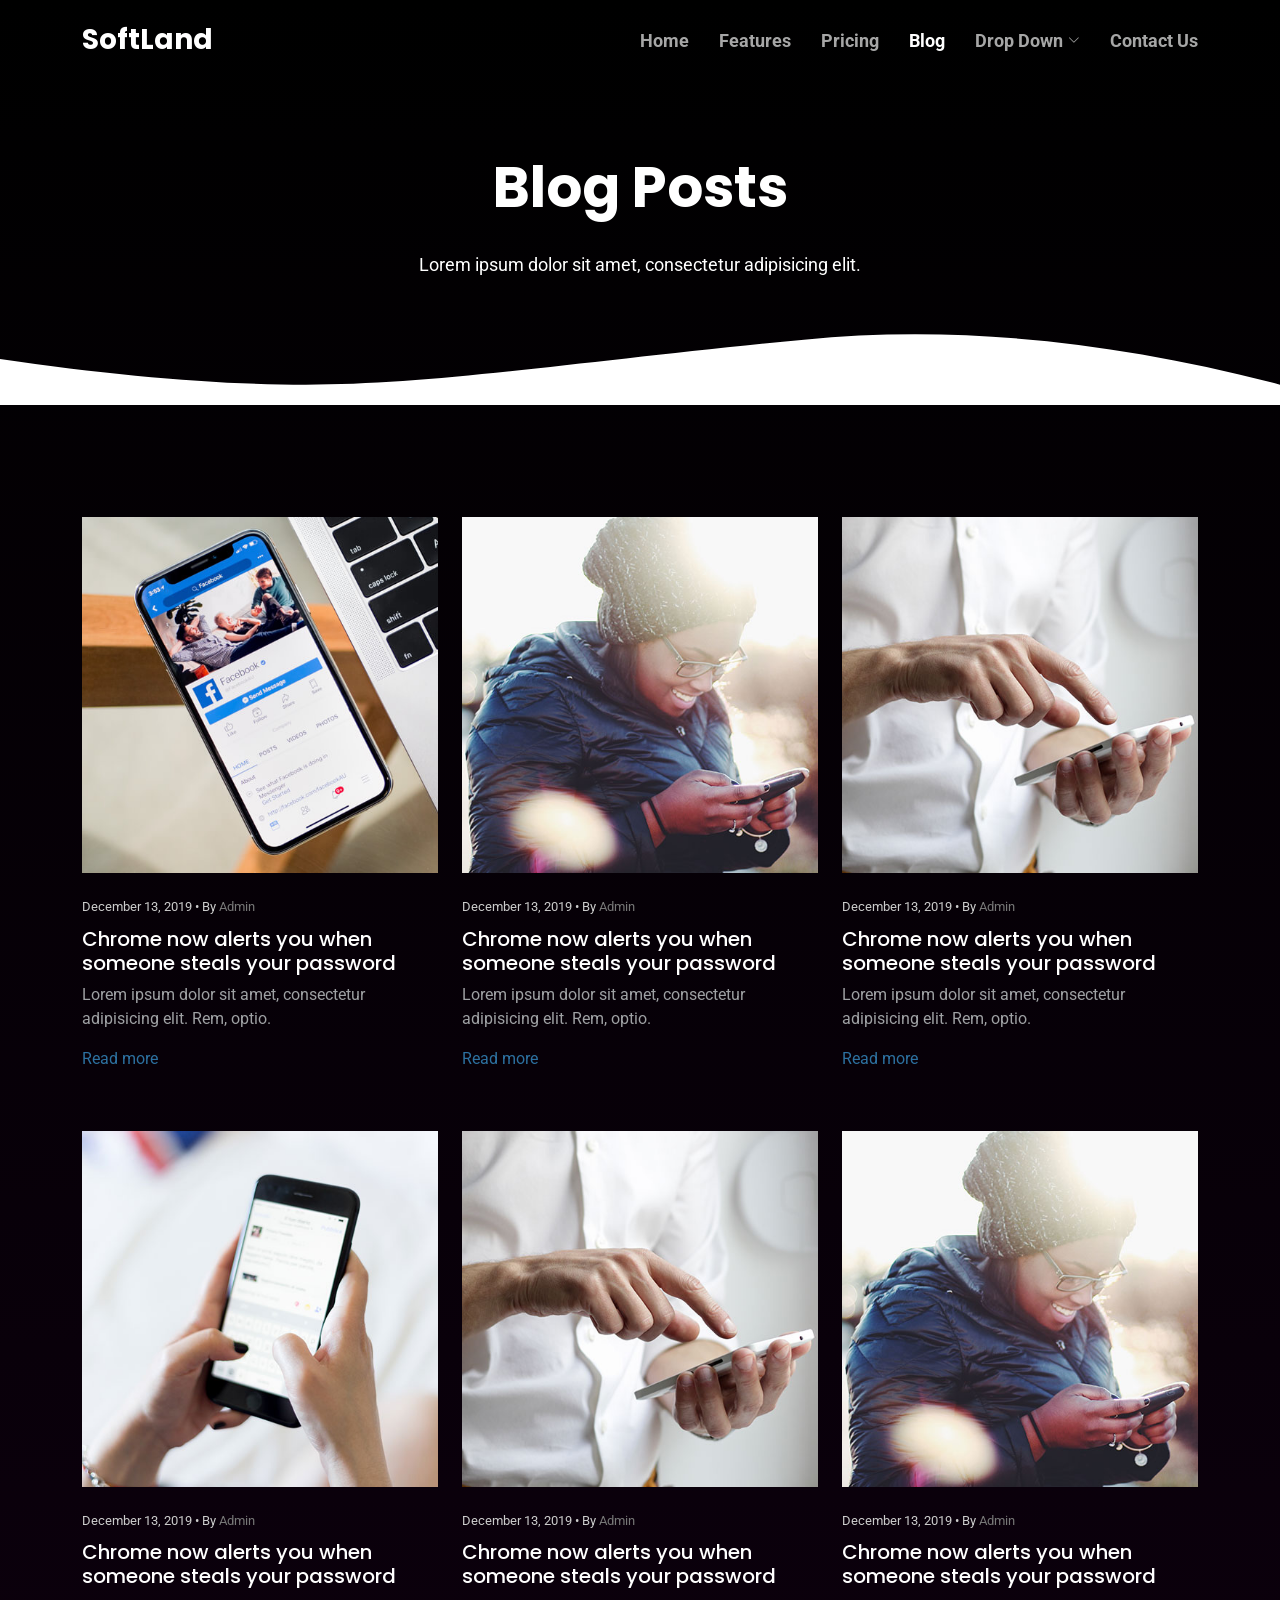
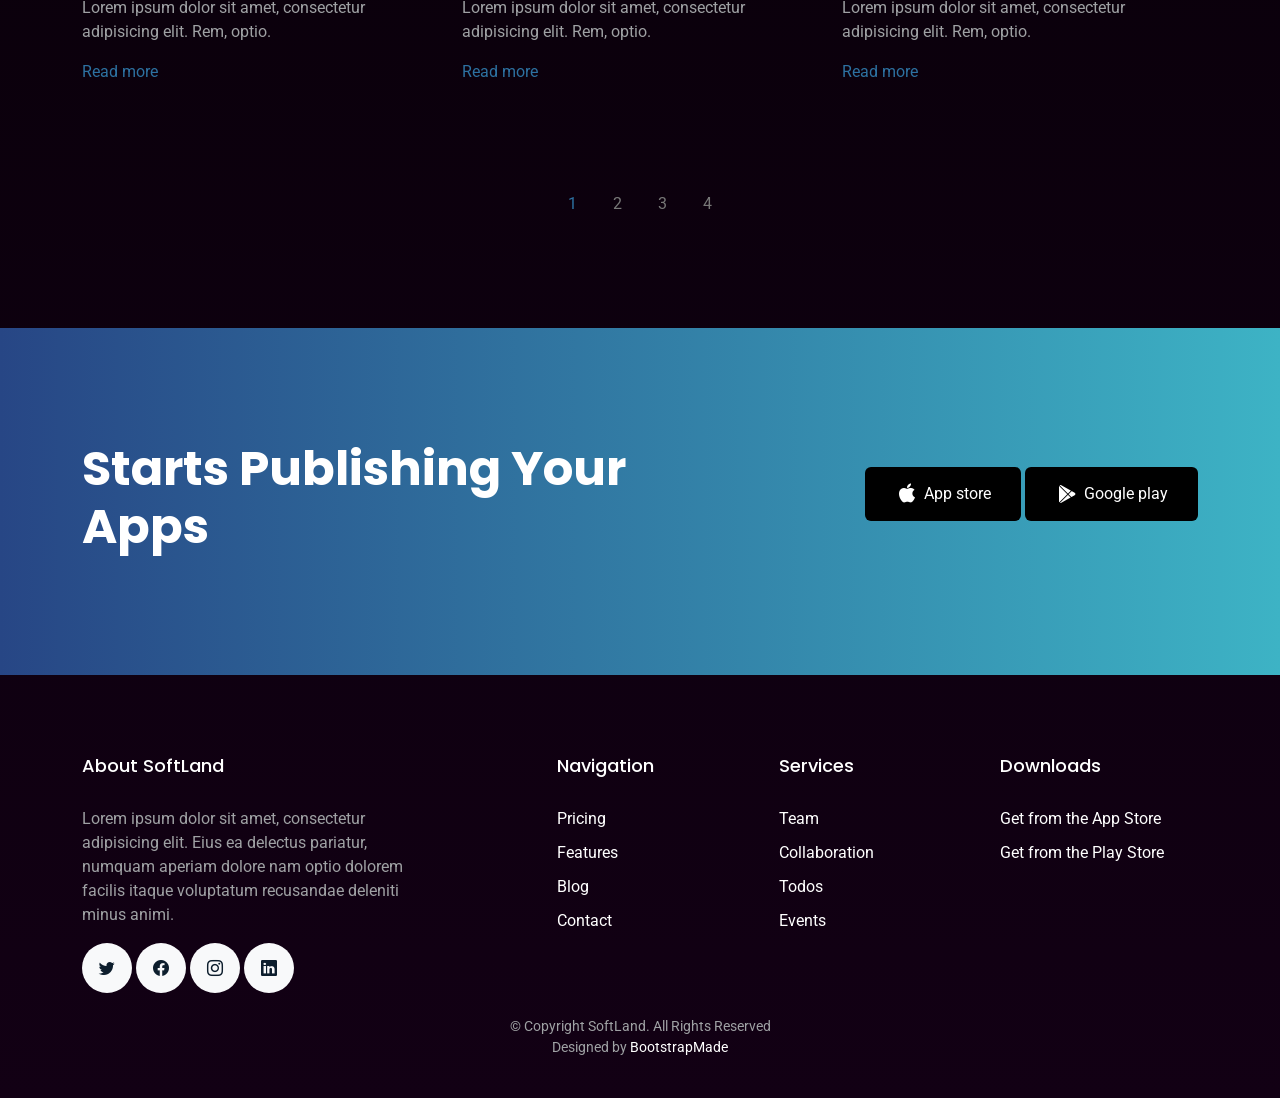
<file: public/assets/frontend/blog.html>
<!DOCTYPE html>
<html lang="en">

<head>
  <meta charset="utf-8">
  <meta content="width=device-width, initial-scale=1.0" name="viewport">

  <title>Blog - SoftLand Bootstrap Template</title>
  <meta content="" name="description">
  <meta content="" name="keywords">

  <!-- Favicons -->
  <link href="assets/img/favicon.png" rel="icon">
  <link href="assets/img/apple-touch-icon.png" rel="apple-touch-icon">

  <!-- Google Fonts -->
  <link href="https://fonts.googleapis.com/css?family=Roboto:300,300i,400,400i,500,500i,600,600i,700,700i|Poppins:300,300i,400,400i,500,500i,600,600i,700,700i" rel="stylesheet">

  <!-- Vendor CSS Files -->
  <link href="assets/vendor/aos/aos.css" rel="stylesheet">
  <link href="assets/vendor/bootstrap/css/bootstrap.min.css" rel="stylesheet">
  <link href="assets/vendor/bootstrap-icons/bootstrap-icons.css" rel="stylesheet">
  <link href="assets/vendor/boxicons/css/boxicons.min.css" rel="stylesheet">
  <link href="assets/vendor/swiper/swiper-bundle.min.css" rel="stylesheet">

  <!-- Template Main CSS File -->
  <link href="assets/css/style.css" rel="stylesheet">

  <!-- =======================================================
  * Template Name: SoftLand
  * Updated: Jan 09 2024 with Bootstrap v5.3.2
  * Template URL: https://bootstrapmade.com/softland-bootstrap-app-landing-page-template/
  * Author: BootstrapMade.com
  * License: https://bootstrapmade.com/license/
  ======================================================== -->
</head>

<body>

  <!-- ======= Header ======= -->
  <header id="header" class="fixed-top d-flex align-items-center">
    <div class="container d-flex justify-content-between align-items-center">

      <div class="logo">
        <h1><a href="index.html">SoftLand</a></h1>
        <!-- Uncomment below if you prefer to use an image logo -->
        <!-- <a href="index.html"><img src="assets/img/logo.png" alt="" class="img-fluid"></a>-->
      </div>

      <nav id="navbar" class="navbar">
        <ul>
          <li><a class="" href="index.html">Home</a></li>
          <li><a href="features.html">Features</a></li>
          <li><a href="pricing.html">Pricing</a></li>
          <li><a class="active" href="blog.html">Blog</a></li>
          <li class="dropdown"><a href="#"><span>Drop Down</span> <i class="bi bi-chevron-down"></i></a>
            <ul>
              <li><a href="#">Drop Down 1</a></li>
              <li class="dropdown"><a href="#"><span>Deep Drop Down</span> <i class="bi bi-chevron-right"></i></a>
                <ul>
                  <li><a href="#">Deep Drop Down 1</a></li>
                  <li><a href="#">Deep Drop Down 2</a></li>
                  <li><a href="#">Deep Drop Down 3</a></li>
                  <li><a href="#">Deep Drop Down 4</a></li>
                  <li><a href="#">Deep Drop Down 5</a></li>
                </ul>
              </li>
              <li><a href="#">Drop Down 2</a></li>
              <li><a href="#">Drop Down 3</a></li>
              <li><a href="#">Drop Down 4</a></li>
            </ul>
          </li>
          <li><a href="contact.html">Contact Us</a></li>
        </ul>
        <i class="bi bi-list mobile-nav-toggle"></i>
      </nav><!-- .navbar -->

    </div>
  </header><!-- End Header -->

  <main id="main">

    <!-- ======= Blog Section ======= -->
    <section class="hero-section inner-page">
      <div class="wave">

        <svg width="1920px" height="265px" viewBox="0 0 1920 265" version="1.1" xmlns="http://www.w3.org/2000/svg" xmlns:xlink="http://www.w3.org/1999/xlink">
          <g id="Page-1" stroke="none" stroke-width="1" fill="none" fill-rule="evenodd">
            <g id="Apple-TV" transform="translate(0.000000, -402.000000)" fill="#FFFFFF">
              <path d="M0,439.134243 C175.04074,464.89273 327.944386,477.771974 458.710937,477.771974 C654.860765,477.771974 870.645295,442.632362 1205.9828,410.192501 C1429.54114,388.565926 1667.54687,411.092417 1920,477.771974 L1920,667 L1017.15166,667 L0,667 L0,439.134243 Z" id="Path"></path>
            </g>
          </g>
        </svg>

      </div>

      <div class="container">
        <div class="row align-items-center">
          <div class="col-12">
            <div class="row justify-content-center">
              <div class="col-md-7 text-center hero-text">
                <h1 data-aos="fade-up" data-aos-delay="">Blog Posts</h1>
                <p class="mb-5" data-aos="fade-up" data-aos-delay="100">Lorem ipsum dolor sit amet, consectetur adipisicing elit.</p>
              </div>
            </div>
          </div>
        </div>
      </div>

    </section>

    <section class="section">
      <div class="container">
        <div class="row mb-5">
          <div class="col-md-4">
            <div class="post-entry">
              <a href="blog-single.html" class="d-block mb-4">
                <img src="assets/img/img_1.jpg" alt="Image" class="img-fluid">
              </a>
              <div class="post-text">
                <span class="post-meta">December 13, 2019 &bullet; By <a href="#">Admin</a></span>
                <h3><a href="#">Chrome now alerts you when someone steals your password</a></h3>
                <p>Lorem ipsum dolor sit amet, consectetur adipisicing elit. Rem, optio.</p>
                <p><a href="#" class="readmore">Read more</a></p>
              </div>
            </div>
          </div>
          <div class="col-md-4">
            <div class="post-entry">
              <a href="blog-single.html" class="d-block mb-4">
                <img src="assets/img/img_2.jpg" alt="Image" class="img-fluid">
              </a>
              <div class="post-text">
                <span class="post-meta">December 13, 2019 &bullet; By <a href="#">Admin</a></span>
                <h3><a href="#">Chrome now alerts you when someone steals your password</a></h3>
                <p>Lorem ipsum dolor sit amet, consectetur adipisicing elit. Rem, optio.</p>
                <p><a href="#" class="readmore">Read more</a></p>
              </div>
            </div>
          </div>
          <div class="col-md-4">
            <div class="post-entry">
              <a href="blog-single.html" class="d-block mb-4">
                <img src="assets/img/img_3.jpg" alt="Image" class="img-fluid">
              </a>
              <div class="post-text">
                <span class="post-meta">December 13, 2019 &bullet; By <a href="#">Admin</a></span>
                <h3><a href="#">Chrome now alerts you when someone steals your password</a></h3>
                <p>Lorem ipsum dolor sit amet, consectetur adipisicing elit. Rem, optio.</p>
                <p><a href="#" class="readmore">Read more</a></p>
              </div>
            </div>
          </div>

          <div class="col-md-4">
            <div class="post-entry">
              <a href="blog-single.html" class="d-block mb-4">
                <img src="assets/img/img_4.jpg" alt="Image" class="img-fluid">
              </a>
              <div class="post-text">
                <span class="post-meta">December 13, 2019 &bullet; By <a href="#">Admin</a></span>
                <h3><a href="#">Chrome now alerts you when someone steals your password</a></h3>
                <p>Lorem ipsum dolor sit amet, consectetur adipisicing elit. Rem, optio.</p>
                <p><a href="#" class="readmore">Read more</a></p>
              </div>
            </div>
          </div>
          <div class="col-md-4">
            <div class="post-entry">
              <a href="blog-single.html" class="d-block mb-4">
                <img src="assets/img/img_3.jpg" alt="Image" class="img-fluid">
              </a>
              <div class="post-text">
                <span class="post-meta">December 13, 2019 &bullet; By <a href="#">Admin</a></span>
                <h3><a href="#">Chrome now alerts you when someone steals your password</a></h3>
                <p>Lorem ipsum dolor sit amet, consectetur adipisicing elit. Rem, optio.</p>
                <p><a href="#" class="readmore">Read more</a></p>
              </div>
            </div>
          </div>
          <div class="col-md-4">
            <div class="post-entry">
              <a href="blog-single.html" class="d-block mb-4">
                <img src="assets/img/img_2.jpg" alt="Image" class="img-fluid">
              </a>
              <div class="post-text">
                <span class="post-meta">December 13, 2019 &bullet; By <a href="#">Admin</a></span>
                <h3><a href="#">Chrome now alerts you when someone steals your password</a></h3>
                <p>Lorem ipsum dolor sit amet, consectetur adipisicing elit. Rem, optio.</p>
                <p><a href="#" class="readmore">Read more</a></p>
              </div>
            </div>
          </div>

        </div>

        <div class="row">
          <div class="col-12 text-center">
            <span class="p-3 active text-primary">1</span>
            <a href="#" class="p-3">2</a>
            <a href="#" class="p-3">3</a>
            <a href="#" class="p-3">4</a>
          </div>
        </div>
      </div>

    </section>

    <!-- ======= CTA Section ======= -->
    <section class="section cta-section">
      <div class="container">
        <div class="row align-items-center">
          <div class="col-md-6 me-auto text-center text-md-start mb-5 mb-md-0">
            <h2>Starts Publishing Your Apps</h2>
          </div>
          <div class="col-md-5 text-center text-md-end">
            <p><a href="#" class="btn d-inline-flex align-items-center"><i class="bx bxl-apple"></i><span>App store</span></a> <a href="#" class="btn d-inline-flex align-items-center"><i class="bx bxl-play-store"></i><span>Google play</span></a></p>
          </div>
        </div>
      </div>
    </section><!-- End CTA Section -->

  </main><!-- End #main -->

  <!-- ======= Footer ======= -->
  <footer class="footer" role="contentinfo">
    <div class="container">
      <div class="row">
        <div class="col-md-4 mb-4 mb-md-0">
          <h3>About SoftLand</h3>
          <p>Lorem ipsum dolor sit amet, consectetur adipisicing elit. Eius ea delectus pariatur, numquam aperiam
            dolore nam optio dolorem facilis itaque voluptatum recusandae deleniti minus animi.</p>
          <p class="social">
            <a href="#"><span class="bi bi-twitter"></span></a>
            <a href="#"><span class="bi bi-facebook"></span></a>
            <a href="#"><span class="bi bi-instagram"></span></a>
            <a href="#"><span class="bi bi-linkedin"></span></a>
          </p>
        </div>
        <div class="col-md-7 ms-auto">
          <div class="row site-section pt-0">
            <div class="col-md-4 mb-4 mb-md-0">
              <h3>Navigation</h3>
              <ul class="list-unstyled">
                <li><a href="#">Pricing</a></li>
                <li><a href="#">Features</a></li>
                <li><a href="#">Blog</a></li>
                <li><a href="#">Contact</a></li>
              </ul>
            </div>
            <div class="col-md-4 mb-4 mb-md-0">
              <h3>Services</h3>
              <ul class="list-unstyled">
                <li><a href="#">Team</a></li>
                <li><a href="#">Collaboration</a></li>
                <li><a href="#">Todos</a></li>
                <li><a href="#">Events</a></li>
              </ul>
            </div>
            <div class="col-md-4 mb-4 mb-md-0">
              <h3>Downloads</h3>
              <ul class="list-unstyled">
                <li><a href="#">Get from the App Store</a></li>
                <li><a href="#">Get from the Play Store</a></li>
              </ul>
            </div>
          </div>
        </div>
      </div>

      <div class="row justify-content-center text-center">
        <div class="col-md-7">
          <p class="copyright">&copy; Copyright SoftLand. All Rights Reserved</p>
          <div class="credits">
            <!--
            All the links in the footer should remain intact.
            You can delete the links only if you purchased the pro version.
            Licensing information: https://bootstrapmade.com/license/
            Purchase the pro version with working PHP/AJAX contact form: https://bootstrapmade.com/buy/?theme=SoftLand
          -->
            Designed by <a href="https://bootstrapmade.com/">BootstrapMade</a>
          </div>
        </div>
      </div>

    </div>
  </footer>

  <a href="#" class="back-to-top d-flex align-items-center justify-content-center"><i class="bi bi-arrow-up-short"></i></a>

  <!-- Vendor JS Files -->
  <script src="assets/vendor/aos/aos.js"></script>
  <script src="assets/vendor/bootstrap/js/bootstrap.bundle.min.js"></script>
  <script src="assets/vendor/swiper/swiper-bundle.min.js"></script>
  <script src="assets/vendor/php-email-form/validate.js"></script>

  <!-- Template Main JS File -->
  <script src="assets/js/main.js"></script>

</body>

</html>
</file>
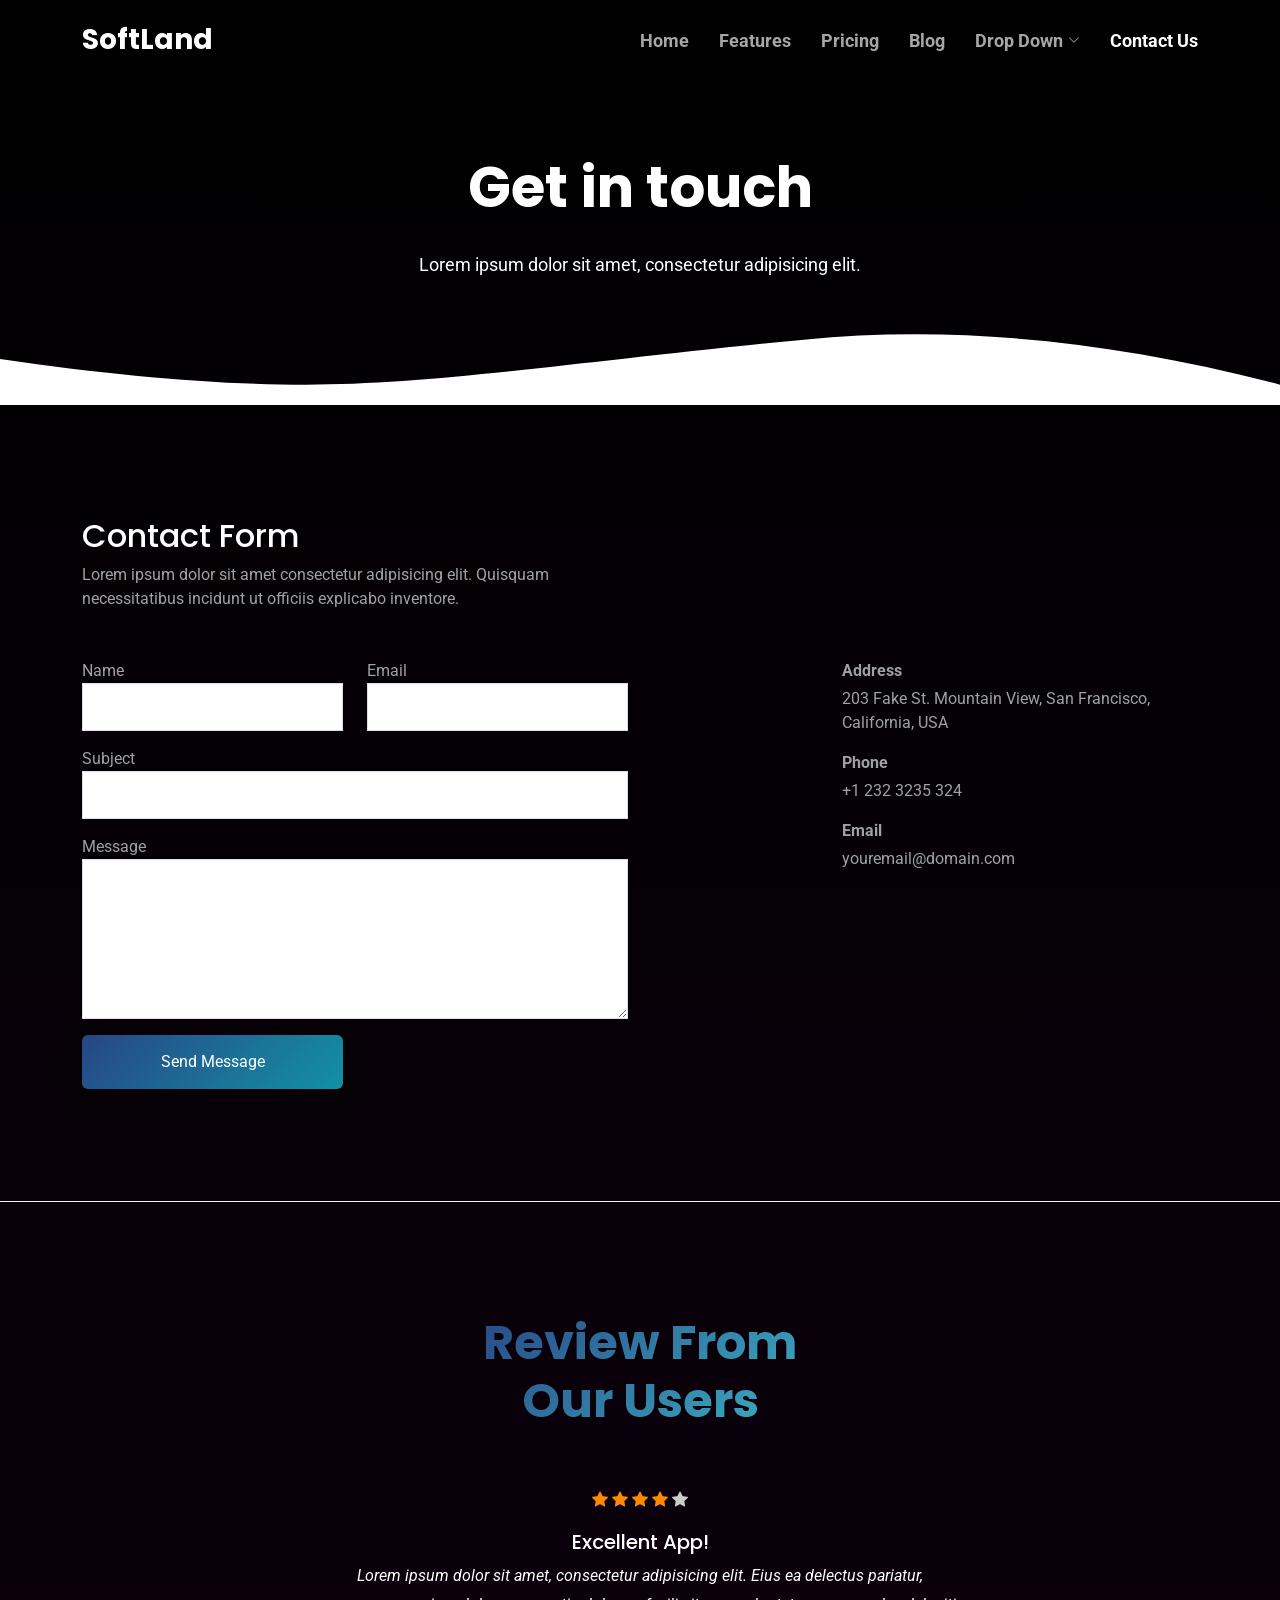
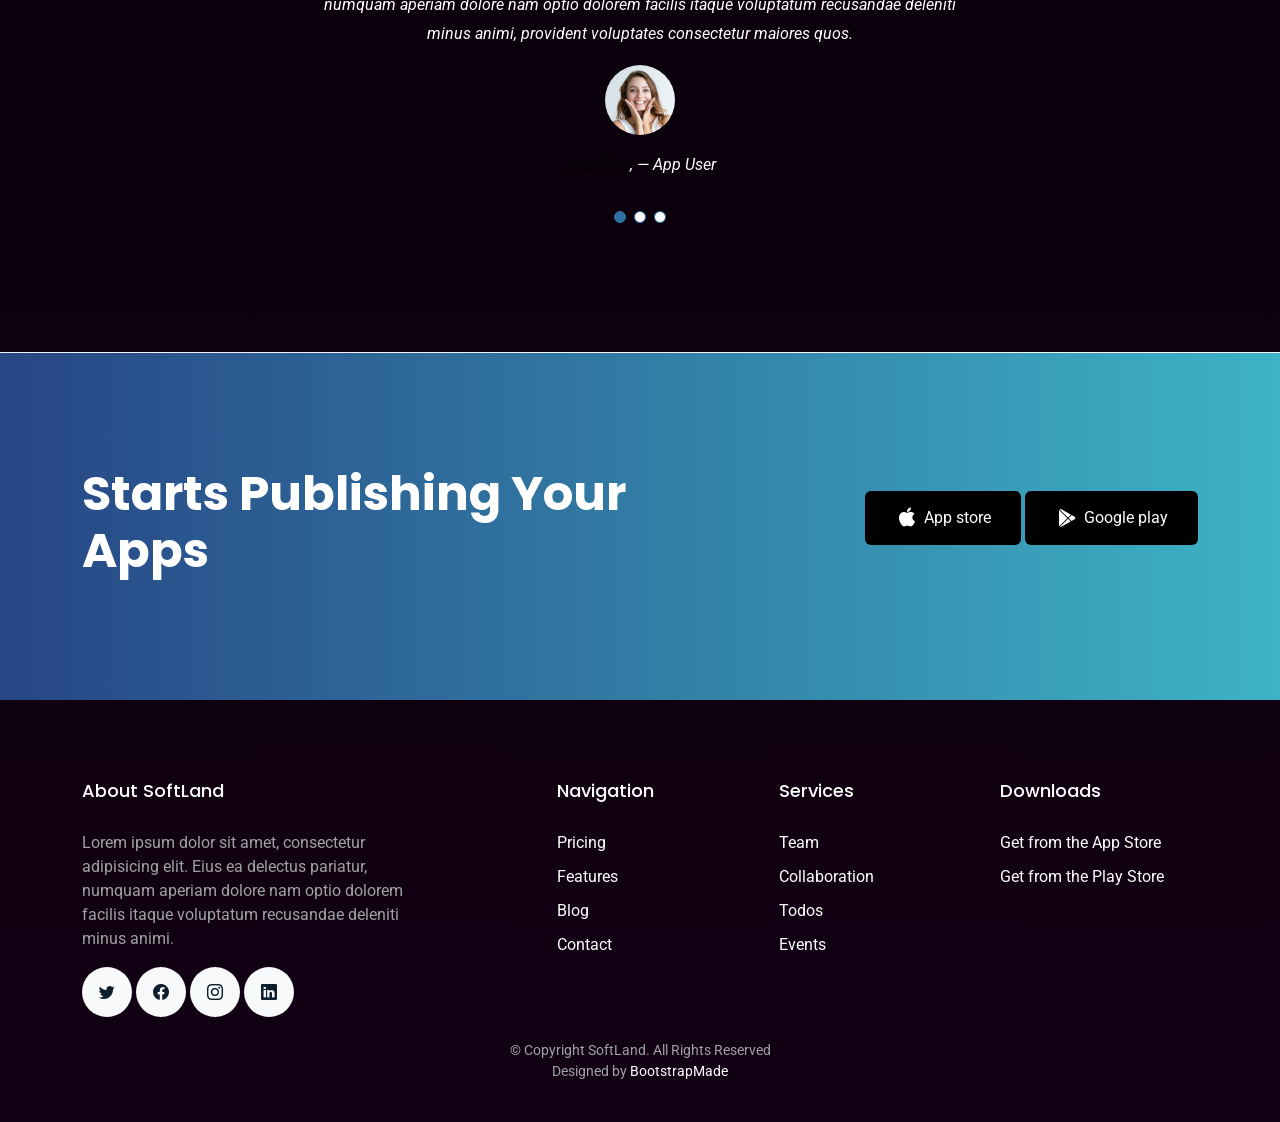
<file: public/assets/frontend/contact.html>
<!DOCTYPE html>
<html lang="en">

<head>
  <meta charset="utf-8">
  <meta content="width=device-width, initial-scale=1.0" name="viewport">

  <title>SoftLand Bootstrap Template - Contact</title>
  <meta content="" name="description">
  <meta content="" name="keywords">

  <!-- Favicons -->
  <link href="assets/img/favicon.png" rel="icon">
  <link href="assets/img/apple-touch-icon.png" rel="apple-touch-icon">

  <!-- Google Fonts -->
  <link href="https://fonts.googleapis.com/css?family=Roboto:300,300i,400,400i,500,500i,600,600i,700,700i|Poppins:300,300i,400,400i,500,500i,600,600i,700,700i" rel="stylesheet">

  <!-- Vendor CSS Files -->
  <link href="assets/vendor/aos/aos.css" rel="stylesheet">
  <link href="assets/vendor/bootstrap/css/bootstrap.min.css" rel="stylesheet">
  <link href="assets/vendor/bootstrap-icons/bootstrap-icons.css" rel="stylesheet">
  <link href="assets/vendor/boxicons/css/boxicons.min.css" rel="stylesheet">
  <link href="assets/vendor/swiper/swiper-bundle.min.css" rel="stylesheet">

  <!-- Template Main CSS File -->
  <link href="assets/css/style.css" rel="stylesheet">

  <!-- =======================================================
  * Template Name: SoftLand
  * Updated: Jan 09 2024 with Bootstrap v5.3.2
  * Template URL: https://bootstrapmade.com/softland-bootstrap-app-landing-page-template/
  * Author: BootstrapMade.com
  * License: https://bootstrapmade.com/license/
  ======================================================== -->
</head>

<body>

  <!-- ======= Header ======= -->
  <header id="header" class="fixed-top d-flex align-items-center">
    <div class="container d-flex justify-content-between align-items-center">

      <div class="logo">
        <h1><a href="index.html">SoftLand</a></h1>
        <!-- Uncomment below if you prefer to use an image logo -->
        <!-- <a href="index.html"><img src="assets/img/logo.png" alt="" class="img-fluid"></a>-->
      </div>

      <nav id="navbar" class="navbar">
        <ul>
          <li><a class="" href="index.html">Home</a></li>
          <li><a href="features.html">Features</a></li>
          <li><a href="pricing.html">Pricing</a></li>
          <li><a href="blog.html">Blog</a></li>
          <li class="dropdown"><a href="#"><span>Drop Down</span> <i class="bi bi-chevron-down"></i></a>
            <ul>
              <li><a href="#">Drop Down 1</a></li>
              <li class="dropdown"><a href="#"><span>Deep Drop Down</span> <i class="bi bi-chevron-right"></i></a>
                <ul>
                  <li><a href="#">Deep Drop Down 1</a></li>
                  <li><a href="#">Deep Drop Down 2</a></li>
                  <li><a href="#">Deep Drop Down 3</a></li>
                  <li><a href="#">Deep Drop Down 4</a></li>
                  <li><a href="#">Deep Drop Down 5</a></li>
                </ul>
              </li>
              <li><a href="#">Drop Down 2</a></li>
              <li><a href="#">Drop Down 3</a></li>
              <li><a href="#">Drop Down 4</a></li>
            </ul>
          </li>
          <li><a class="active" href="contact.html">Contact Us</a></li>
        </ul>
        <i class="bi bi-list mobile-nav-toggle"></i>
      </nav><!-- .navbar -->

    </div>
  </header><!-- End Header -->

  <main id="main">

    <section class="hero-section inner-page">
      <div class="wave">

        <svg width="1920px" height="265px" viewBox="0 0 1920 265" version="1.1" xmlns="http://www.w3.org/2000/svg" xmlns:xlink="http://www.w3.org/1999/xlink">
          <g id="Page-1" stroke="none" stroke-width="1" fill="none" fill-rule="evenodd">
            <g id="Apple-TV" transform="translate(0.000000, -402.000000)" fill="#FFFFFF">
              <path d="M0,439.134243 C175.04074,464.89273 327.944386,477.771974 458.710937,477.771974 C654.860765,477.771974 870.645295,442.632362 1205.9828,410.192501 C1429.54114,388.565926 1667.54687,411.092417 1920,477.771974 L1920,667 L1017.15166,667 L0,667 L0,439.134243 Z" id="Path"></path>
            </g>
          </g>
        </svg>

      </div>

      <div class="container">
        <div class="row align-items-center">
          <div class="col-12">
            <div class="row justify-content-center">
              <div class="col-md-7 text-center hero-text">
                <h1 data-aos="fade-up" data-aos-delay="">Get in touch</h1>
                <p class="mb-5" data-aos="fade-up" data-aos-delay="100">Lorem ipsum dolor sit amet, consectetur adipisicing elit.</p>
              </div>
            </div>
          </div>
        </div>
      </div>

    </section>

    <section class="section">
      <div class="container">
        <div class="row mb-5 align-items-end">
          <div class="col-md-6" data-aos="fade-up">

            <h2>Contact Form</h2>
            <p class="mb-0">Lorem ipsum dolor sit amet consectetur adipisicing elit. Quisquam necessitatibus incidunt ut officiis explicabo inventore.</p>
          </div>

        </div>

        <div class="row">
          <div class="col-md-4 ms-auto order-2" data-aos="fade-up">
            <ul class="list-unstyled">
              <li class="mb-3">
                <strong class="d-block mb-1">Address</strong>
                <span>203 Fake St. Mountain View, San Francisco, California, USA</span>
              </li>
              <li class="mb-3">
                <strong class="d-block mb-1">Phone</strong>
                <span>+1 232 3235 324</span>
              </li>
              <li class="mb-3">
                <strong class="d-block mb-1">Email</strong>
                <span>youremail@domain.com</span>
              </li>
            </ul>
          </div>

          <div class="col-md-6 mb-5 mb-md-0" data-aos="fade-up">
            <form action="forms/contact.php" method="post" role="form" class="php-email-form">

              <div class="row">
                <div class="col-md-6 form-group">
                  <label for="name">Name</label>
                  <input type="text" name="name" class="form-control" id="name" required>
                </div>
                <div class="col-md-6 form-group mt-3 mt-md-0">
                  <label for="name">Email</label>
                  <input type="email" class="form-control" name="email" id="email" required>
                </div>
                <div class="col-md-12 form-group mt-3">
                  <label for="name">Subject</label>
                  <input type="text" class="form-control" name="subject" id="subject" required>
                </div>
                <div class="col-md-12 form-group mt-3">
                  <label for="name">Message</label>
                  <textarea class="form-control" name="message" required></textarea>
                </div>

                <div class="col-md-12 mb-3">
                  <div class="loading">Loading</div>
                  <div class="error-message"></div>
                  <div class="sent-message">Your message has been sent. Thank you!</div>
                </div>

                <div class="col-md-6 form-group">
                  <input type="submit" class="btn btn-primary d-block w-100" value="Send Message">
                </div>
              </div>

            </form>
          </div>

        </div>
      </div>
    </section>

    <!-- ======= Testimonials Section ======= -->
    <section class="section border-top border-bottom">
      <div class="container">
        <div class="row justify-content-center text-center mb-5">
          <div class="col-md-4">
            <h2 class="section-heading">Review From Our Users</h2>
          </div>
        </div>
        <div class="row justify-content-center text-center">
          <div class="col-md-7">

            <div class="testimonials-slider swiper" data-aos="fade-up" data-aos-delay="100">
              <div class="swiper-wrapper">

                <div class="swiper-slide">
                  <div class="review text-center">
                    <p class="stars">
                      <span class="bi bi-star-fill"></span>
                      <span class="bi bi-star-fill"></span>
                      <span class="bi bi-star-fill"></span>
                      <span class="bi bi-star-fill"></span>
                      <span class="bi bi-star-fill muted"></span>
                    </p>
                    <h3>Excellent App!</h3>
                    <blockquote>
                      <p>Lorem ipsum dolor sit amet, consectetur adipisicing elit. Eius ea delectus pariatur, numquam
                        aperiam dolore nam optio dolorem facilis itaque voluptatum recusandae deleniti minus animi,
                        provident voluptates consectetur maiores quos.</p>
                    </blockquote>

                    <p class="review-user">
                      <img src="assets/img/person_1.jpg" alt="Image" class="img-fluid rounded-circle mb-3">
                      <span class="d-block">
                        <span class="text-black">Jean Doe</span>, &mdash; App User
                      </span>
                    </p>

                  </div>
                </div><!-- End testimonial item -->

                <div class="swiper-slide">
                  <div class="review text-center">
                    <p class="stars">
                      <span class="bi bi-star-fill"></span>
                      <span class="bi bi-star-fill"></span>
                      <span class="bi bi-star-fill"></span>
                      <span class="bi bi-star-fill"></span>
                      <span class="bi bi-star-fill muted"></span>
                    </p>
                    <h3>This App is easy to use!</h3>
                    <blockquote>
                      <p>Lorem ipsum dolor sit amet, consectetur adipisicing elit. Eius ea delectus pariatur, numquam
                        aperiam dolore nam optio dolorem facilis itaque voluptatum recusandae deleniti minus animi,
                        provident voluptates consectetur maiores quos.</p>
                    </blockquote>

                    <p class="review-user">
                      <img src="assets/img/person_2.jpg" alt="Image" class="img-fluid rounded-circle mb-3">
                      <span class="d-block">
                        <span class="text-black">Johan Smith</span>, &mdash; App User
                      </span>
                    </p>

                  </div>
                </div><!-- End testimonial item -->

                <div class="swiper-slide">
                  <div class="review text-center">
                    <p class="stars">
                      <span class="bi bi-star-fill"></span>
                      <span class="bi bi-star-fill"></span>
                      <span class="bi bi-star-fill"></span>
                      <span class="bi bi-star-fill"></span>
                      <span class="bi bi-star-fill muted"></span>
                    </p>
                    <h3>Awesome functionality!</h3>
                    <blockquote>
                      <p>Lorem ipsum dolor sit amet, consectetur adipisicing elit. Eius ea delectus pariatur, numquam
                        aperiam dolore nam optio dolorem facilis itaque voluptatum recusandae deleniti minus animi,
                        provident voluptates consectetur maiores quos.</p>
                    </blockquote>

                    <p class="review-user">
                      <img src="assets/img/person_3.jpg" alt="Image" class="img-fluid rounded-circle mb-3">
                      <span class="d-block">
                        <span class="text-black">Jean Thunberg</span>, &mdash; App User
                      </span>
                    </p>

                  </div>
                </div><!-- End testimonial item -->

              </div>
              <div class="swiper-pagination"></div>
            </div>
          </div>
        </div>
      </div>
    </section><!-- End Testimonials Section -->

    <!-- ======= CTA Section ======= -->
    <section class="section cta-section">
      <div class="container">
        <div class="row align-items-center">
          <div class="col-md-6 me-auto text-center text-md-start mb-5 mb-md-0">
            <h2>Starts Publishing Your Apps</h2>
          </div>
          <div class="col-md-5 text-center text-md-end">
            <p><a href="#" class="btn d-inline-flex align-items-center"><i class="bx bxl-apple"></i><span>App store</span></a> <a href="#" class="btn d-inline-flex align-items-center"><i class="bx bxl-play-store"></i><span>Google play</span></a></p>
          </div>
        </div>
      </div>
    </section><!-- End CTA Section -->

  </main><!-- End #main -->

  <!-- ======= Footer ======= -->
  <footer class="footer" role="contentinfo">
    <div class="container">
      <div class="row">
        <div class="col-md-4 mb-4 mb-md-0">
          <h3>About SoftLand</h3>
          <p>Lorem ipsum dolor sit amet, consectetur adipisicing elit. Eius ea delectus pariatur, numquam aperiam
            dolore nam optio dolorem facilis itaque voluptatum recusandae deleniti minus animi.</p>
          <p class="social">
            <a href="#"><span class="bi bi-twitter"></span></a>
            <a href="#"><span class="bi bi-facebook"></span></a>
            <a href="#"><span class="bi bi-instagram"></span></a>
            <a href="#"><span class="bi bi-linkedin"></span></a>
          </p>
        </div>
        <div class="col-md-7 ms-auto">
          <div class="row site-section pt-0">
            <div class="col-md-4 mb-4 mb-md-0">
              <h3>Navigation</h3>
              <ul class="list-unstyled">
                <li><a href="#">Pricing</a></li>
                <li><a href="#">Features</a></li>
                <li><a href="#">Blog</a></li>
                <li><a href="#">Contact</a></li>
              </ul>
            </div>
            <div class="col-md-4 mb-4 mb-md-0">
              <h3>Services</h3>
              <ul class="list-unstyled">
                <li><a href="#">Team</a></li>
                <li><a href="#">Collaboration</a></li>
                <li><a href="#">Todos</a></li>
                <li><a href="#">Events</a></li>
              </ul>
            </div>
            <div class="col-md-4 mb-4 mb-md-0">
              <h3>Downloads</h3>
              <ul class="list-unstyled">
                <li><a href="#">Get from the App Store</a></li>
                <li><a href="#">Get from the Play Store</a></li>
              </ul>
            </div>
          </div>
        </div>
      </div>

      <div class="row justify-content-center text-center">
        <div class="col-md-7">
          <p class="copyright">&copy; Copyright SoftLand. All Rights Reserved</p>
          <div class="credits">
            <!--
            All the links in the footer should remain intact.
            You can delete the links only if you purchased the pro version.
            Licensing information: https://bootstrapmade.com/license/
            Purchase the pro version with working PHP/AJAX contact form: https://bootstrapmade.com/buy/?theme=SoftLand
          -->
            Designed by <a href="https://bootstrapmade.com/">BootstrapMade</a>
          </div>
        </div>
      </div>

    </div>
  </footer>

  <a href="#" class="back-to-top d-flex align-items-center justify-content-center"><i class="bi bi-arrow-up-short"></i></a>

  <!-- Vendor JS Files -->
  <script src="assets/vendor/aos/aos.js"></script>
  <script src="assets/vendor/bootstrap/js/bootstrap.bundle.min.js"></script>
  <script src="assets/vendor/swiper/swiper-bundle.min.js"></script>
  <script src="assets/vendor/php-email-form/validate.js"></script>

  <!-- Template Main JS File -->
  <script src="assets/js/main.js"></script>

</body>

</html>
</file>
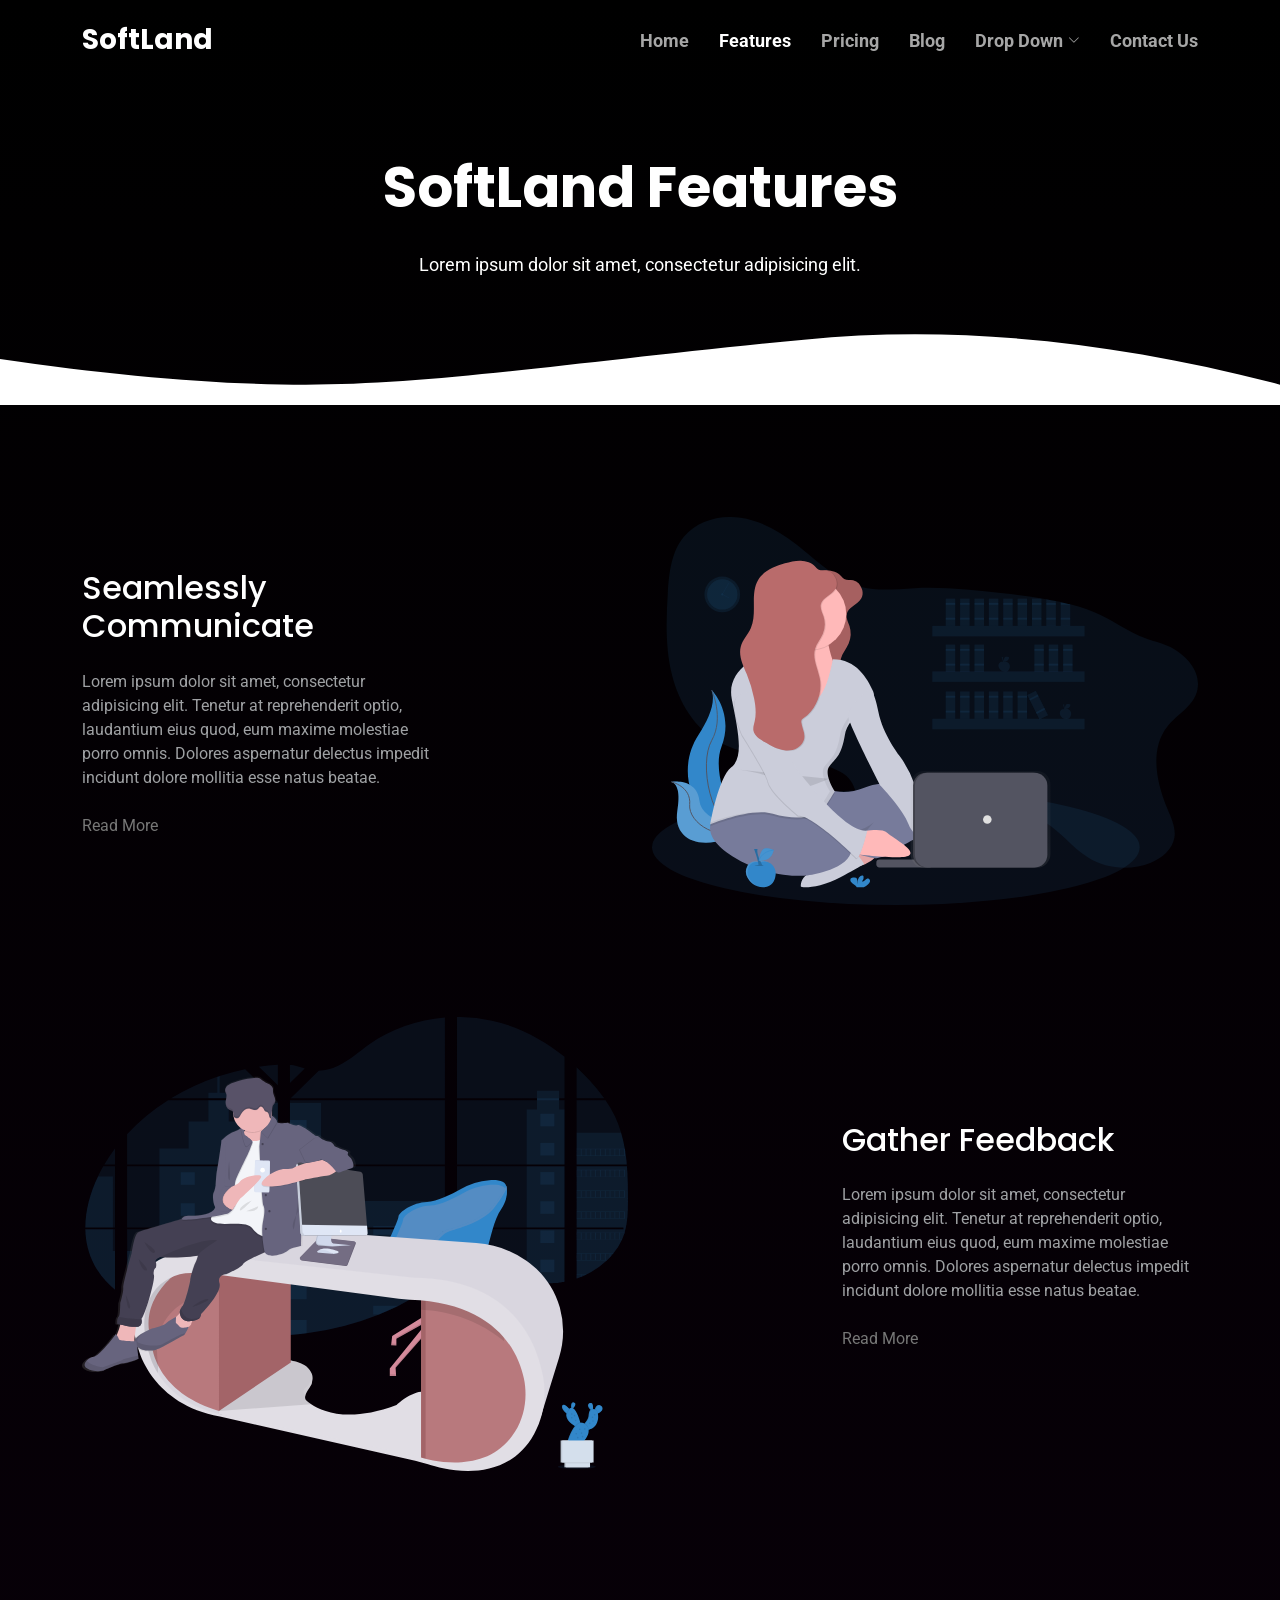
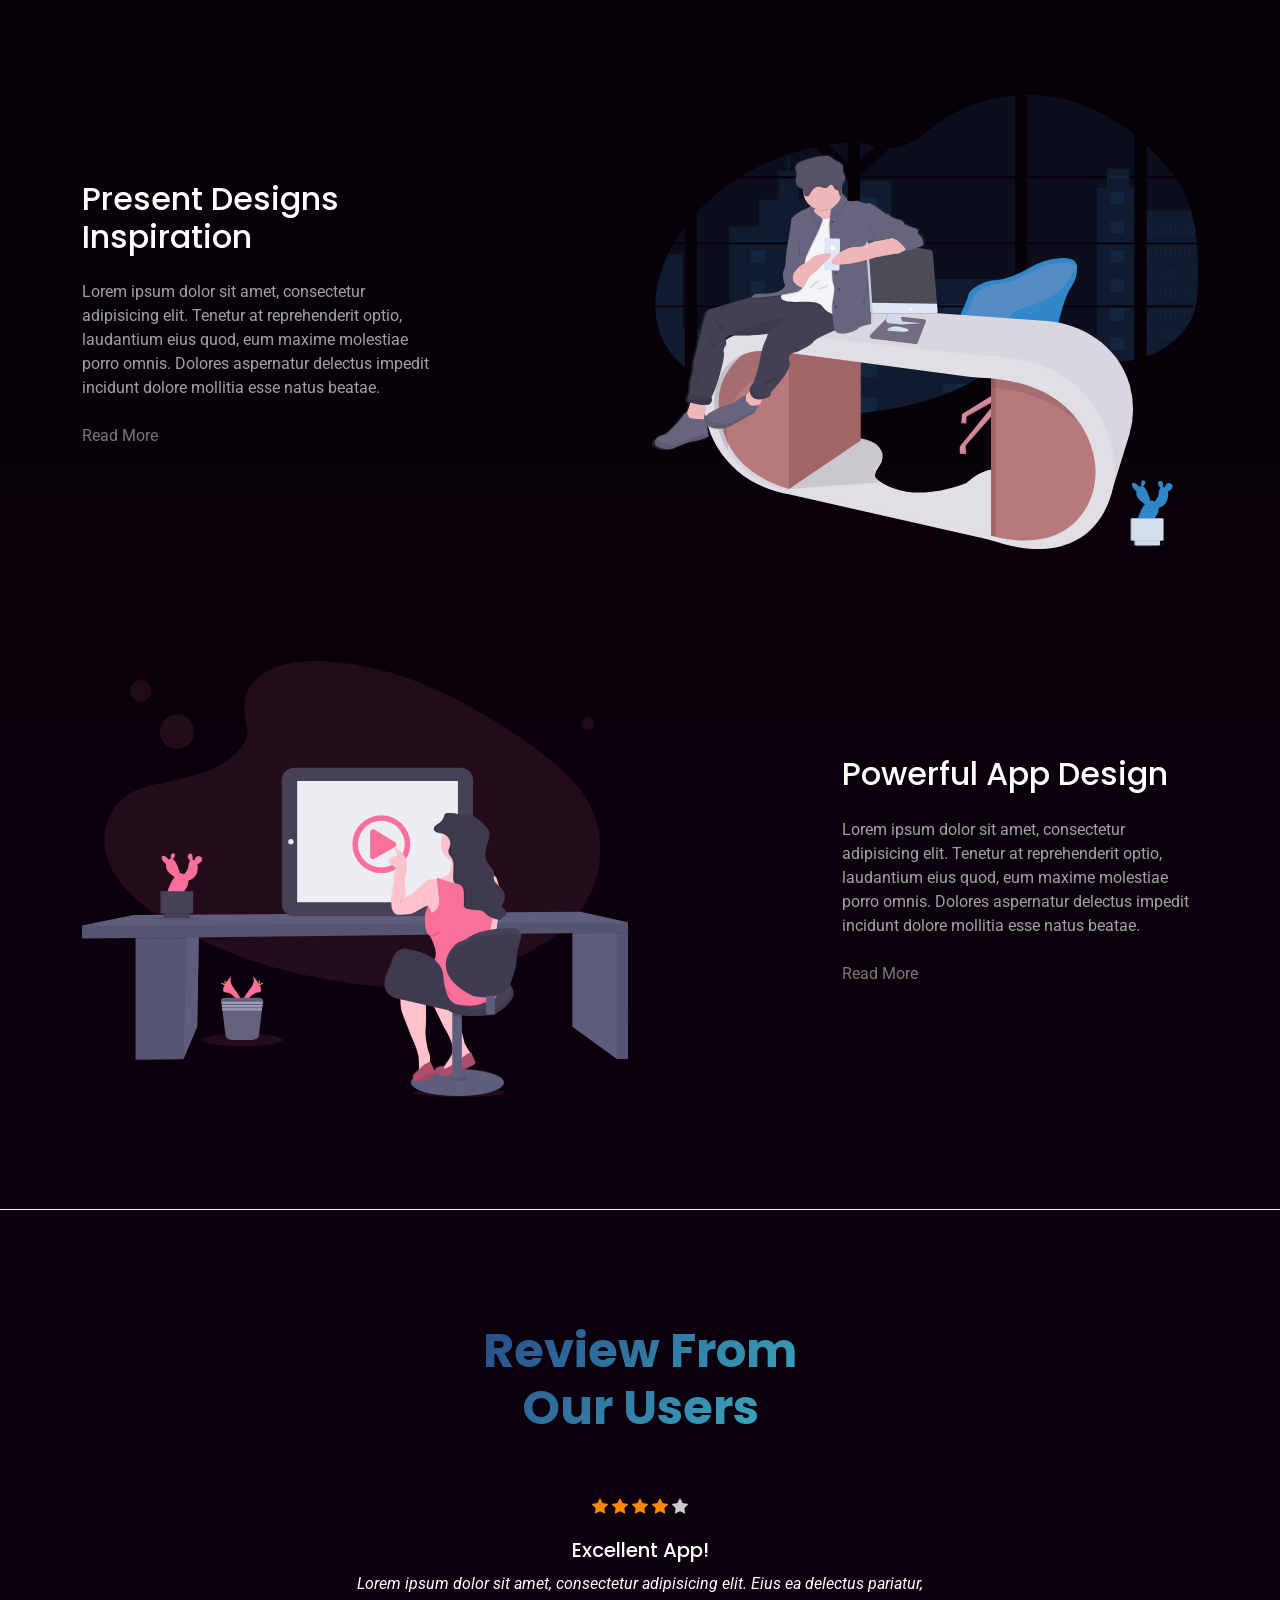
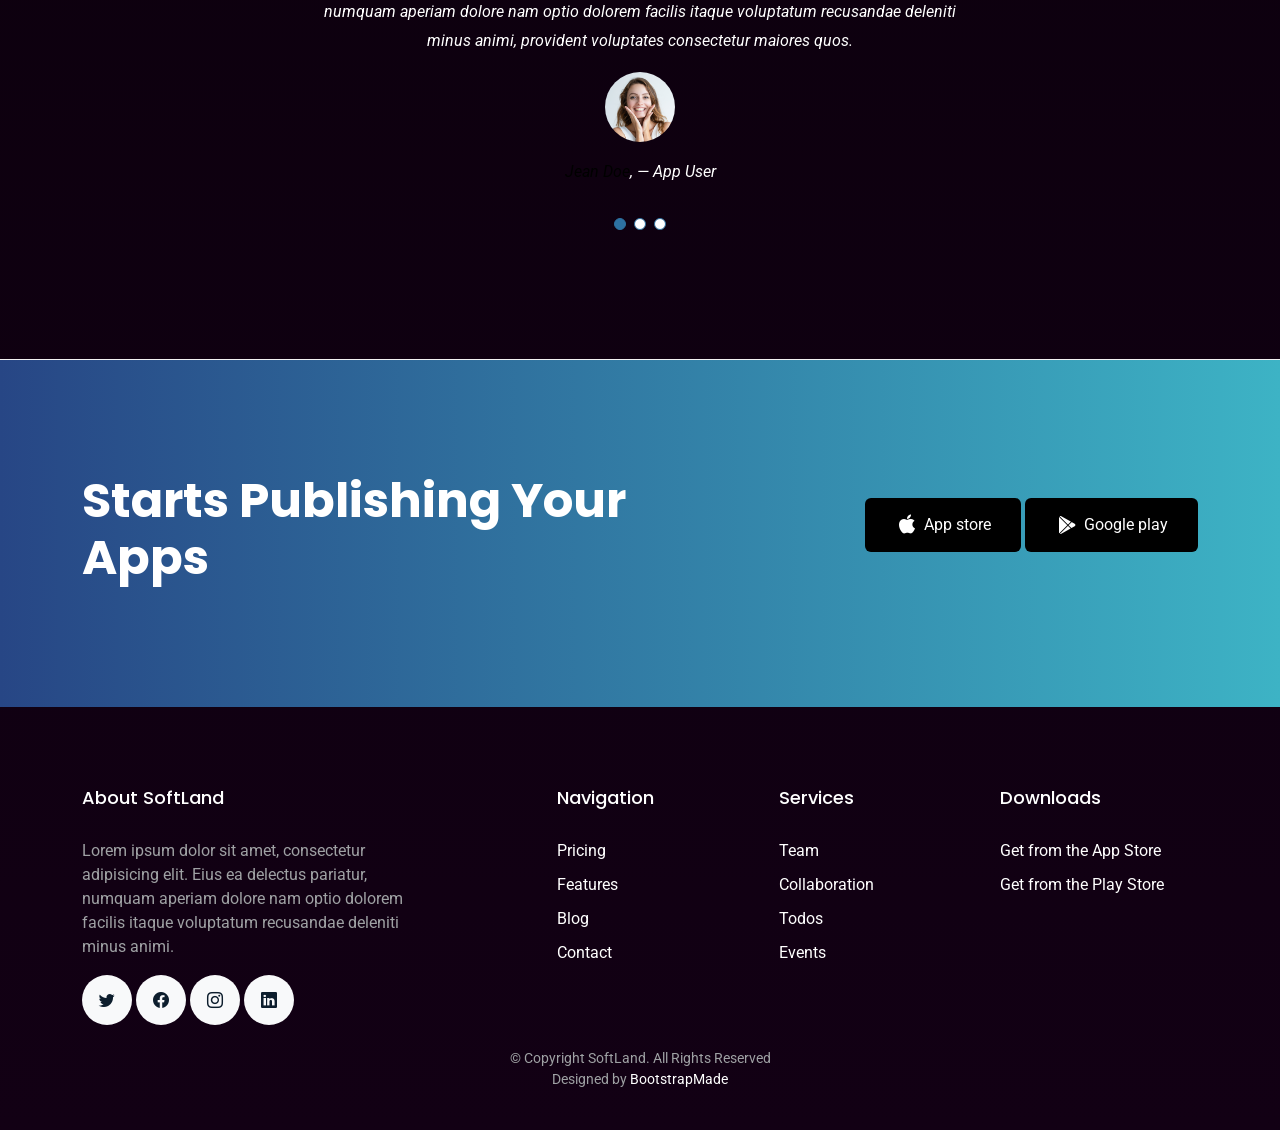
<file: public/assets/frontend/features.html>
<!DOCTYPE html>
<html lang="en">

<head>
  <meta charset="utf-8">
  <meta content="width=device-width, initial-scale=1.0" name="viewport">

  <title>SoftLand Bootstrap Template - Features</title>
  <meta content="" name="description">
  <meta content="" name="keywords">

  <!-- Favicons -->
  <link href="assets/img/favicon.png" rel="icon">
  <link href="assets/img/apple-touch-icon.png" rel="apple-touch-icon">

  <!-- Google Fonts -->
  <link href="https://fonts.googleapis.com/css?family=Roboto:300,300i,400,400i,500,500i,600,600i,700,700i|Poppins:300,300i,400,400i,500,500i,600,600i,700,700i" rel="stylesheet">

  <!-- Vendor CSS Files -->
  <link href="assets/vendor/aos/aos.css" rel="stylesheet">
  <link href="assets/vendor/bootstrap/css/bootstrap.min.css" rel="stylesheet">
  <link href="assets/vendor/bootstrap-icons/bootstrap-icons.css" rel="stylesheet">
  <link href="assets/vendor/boxicons/css/boxicons.min.css" rel="stylesheet">
  <link href="assets/vendor/swiper/swiper-bundle.min.css" rel="stylesheet">

  <!-- Template Main CSS File -->
  <link href="assets/css/style.css" rel="stylesheet">

  <!-- =======================================================
  * Template Name: SoftLand
  * Updated: Jan 09 2024 with Bootstrap v5.3.2
  * Template URL: https://bootstrapmade.com/softland-bootstrap-app-landing-page-template/
  * Author: BootstrapMade.com
  * License: https://bootstrapmade.com/license/
  ======================================================== -->
</head>

<body>

  <!-- ======= Header ======= -->
  <header id="header" class="fixed-top d-flex align-items-center">
    <div class="container d-flex justify-content-between align-items-center">

      <div class="logo">
        <h1><a href="index.html">SoftLand</a></h1>
        <!-- Uncomment below if you prefer to use an image logo -->
        <!-- <a href="index.html"><img src="assets/img/logo.png" alt="" class="img-fluid"></a>-->
      </div>

      <nav id="navbar" class="navbar">
        <ul>
          <li><a class="" href="index.html">Home</a></li>
          <li><a class="active" href="features.html">Features</a></li>
          <li><a href="pricing.html">Pricing</a></li>
          <li><a href="blog.html">Blog</a></li>
          <li class="dropdown"><a href="#"><span>Drop Down</span> <i class="bi bi-chevron-down"></i></a>
            <ul>
              <li><a href="#">Drop Down 1</a></li>
              <li class="dropdown"><a href="#"><span>Deep Drop Down</span> <i class="bi bi-chevron-right"></i></a>
                <ul>
                  <li><a href="#">Deep Drop Down 1</a></li>
                  <li><a href="#">Deep Drop Down 2</a></li>
                  <li><a href="#">Deep Drop Down 3</a></li>
                  <li><a href="#">Deep Drop Down 4</a></li>
                  <li><a href="#">Deep Drop Down 5</a></li>
                </ul>
              </li>
              <li><a href="#">Drop Down 2</a></li>
              <li><a href="#">Drop Down 3</a></li>
              <li><a href="#">Drop Down 4</a></li>
            </ul>
          </li>
          <li><a href="contact.html">Contact Us</a></li>
        </ul>
        <i class="bi bi-list mobile-nav-toggle"></i>
      </nav><!-- .navbar -->

    </div>
  </header><!-- End Header -->

  <main id="main">

    <!-- ======= Features Section ======= -->

    <section class="hero-section inner-page">
      <div class="wave">

        <svg width="1920px" height="265px" viewBox="0 0 1920 265" version="1.1" xmlns="http://www.w3.org/2000/svg" xmlns:xlink="http://www.w3.org/1999/xlink">
          <g id="Page-1" stroke="none" stroke-width="1" fill="none" fill-rule="evenodd">
            <g id="Apple-TV" transform="translate(0.000000, -402.000000)" fill="#FFFFFF">
              <path d="M0,439.134243 C175.04074,464.89273 327.944386,477.771974 458.710937,477.771974 C654.860765,477.771974 870.645295,442.632362 1205.9828,410.192501 C1429.54114,388.565926 1667.54687,411.092417 1920,477.771974 L1920,667 L1017.15166,667 L0,667 L0,439.134243 Z" id="Path"></path>
            </g>
          </g>
        </svg>

      </div>

      <div class="container">
        <div class="row align-items-center">
          <div class="col-12">
            <div class="row justify-content-center">
              <div class="col-md-7 text-center hero-text">
                <h1 data-aos="fade-up" data-aos-delay="">SoftLand Features</h1>
                <p class="mb-5" data-aos="fade-up" data-aos-delay="100">Lorem ipsum dolor sit amet, consectetur adipisicing elit.</p>
              </div>
            </div>
          </div>
        </div>
      </div>

    </section>

    <section class="section pb-0">
      <div class="container">
        <div class="row align-items-center">
          <div class="col-md-4 me-auto">
            <h2 class="mb-4">Seamlessly Communicate</h2>
            <p class="mb-4">Lorem ipsum dolor sit amet, consectetur adipisicing elit. Tenetur at reprehenderit optio, laudantium eius quod, eum maxime molestiae porro omnis. Dolores aspernatur delectus impedit incidunt dolore mollitia esse natus beatae.</p>
            <p><a href="#">Read More</a></p>
          </div>
          <div class="col-md-6" data-aos="fade-left">
            <img src="assets/img/undraw_svg_2.svg" alt="Image" class="img-fluid">
          </div>
        </div>
      </div>
    </section>

    <section class="section">
      <div class="container">
        <div class="row align-items-center">
          <div class="col-md-4 ms-auto order-2">
            <h2 class="mb-4">Gather Feedback</h2>
            <p class="mb-4">Lorem ipsum dolor sit amet, consectetur adipisicing elit. Tenetur at reprehenderit optio, laudantium eius quod, eum maxime molestiae porro omnis. Dolores aspernatur delectus impedit incidunt dolore mollitia esse natus beatae.</p>
            <p><a href="#">Read More</a></p>
          </div>
          <div class="col-md-6" data-aos="fade-right">
            <img src="assets/img/undraw_svg_3.svg" alt="Image" class="img-fluid">
          </div>
        </div>
      </div>
    </section>

    <section class="section pb-0">
      <div class="container">
        <div class="row align-items-center">
          <div class="col-md-4 me-auto">
            <h2 class="mb-4">Present Designs Inspiration</h2>
            <p class="mb-4">Lorem ipsum dolor sit amet, consectetur adipisicing elit. Tenetur at reprehenderit optio, laudantium eius quod, eum maxime molestiae porro omnis. Dolores aspernatur delectus impedit incidunt dolore mollitia esse natus beatae.</p>
            <p><a href="#">Read More</a></p>
          </div>
          <div class="col-md-6" data-aos="fade-left">
            <img src="assets/img/undraw_svg_3.svg" alt="Image" class="img-fluid">
          </div>
        </div>
      </div>
    </section>

    <section class="section">
      <div class="container">
        <div class="row align-items-center">
          <div class="col-md-4 ms-auto order-2">
            <h2 class="mb-4">Powerful App Design </h2>
            <p class="mb-4">Lorem ipsum dolor sit amet, consectetur adipisicing elit. Tenetur at reprehenderit optio, laudantium eius quod, eum maxime molestiae porro omnis. Dolores aspernatur delectus impedit incidunt dolore mollitia esse natus beatae.</p>
            <p><a href="#">Read More</a></p>
          </div>
          <div class="col-md-6" data-aos="fade-right">
            <img src="assets/img/undraw_svg_4.svg" alt="Image" class="img-fluid">
          </div>
        </div>
      </div>
    </section>

    <!-- ======= Testimonials Section ======= -->
    <section class="section border-top border-bottom">
      <div class="container">
        <div class="row justify-content-center text-center mb-5">
          <div class="col-md-4">
            <h2 class="section-heading">Review From Our Users</h2>
          </div>
        </div>
        <div class="row justify-content-center text-center">
          <div class="col-md-7">

            <div class="testimonials-slider swiper" data-aos="fade-up" data-aos-delay="100">
              <div class="swiper-wrapper">

                <div class="swiper-slide">
                  <div class="review text-center">
                    <p class="stars">
                      <span class="bi bi-star-fill"></span>
                      <span class="bi bi-star-fill"></span>
                      <span class="bi bi-star-fill"></span>
                      <span class="bi bi-star-fill"></span>
                      <span class="bi bi-star-fill muted"></span>
                    </p>
                    <h3>Excellent App!</h3>
                    <blockquote>
                      <p>Lorem ipsum dolor sit amet, consectetur adipisicing elit. Eius ea delectus pariatur, numquam
                        aperiam dolore nam optio dolorem facilis itaque voluptatum recusandae deleniti minus animi,
                        provident voluptates consectetur maiores quos.</p>
                    </blockquote>

                    <p class="review-user">
                      <img src="assets/img/person_1.jpg" alt="Image" class="img-fluid rounded-circle mb-3">
                      <span class="d-block">
                        <span class="text-black">Jean Doe</span>, &mdash; App User
                      </span>
                    </p>

                  </div>
                </div><!-- End testimonial item -->

                <div class="swiper-slide">
                  <div class="review text-center">
                    <p class="stars">
                      <span class="bi bi-star-fill"></span>
                      <span class="bi bi-star-fill"></span>
                      <span class="bi bi-star-fill"></span>
                      <span class="bi bi-star-fill"></span>
                      <span class="bi bi-star-fill muted"></span>
                    </p>
                    <h3>This App is easy to use!</h3>
                    <blockquote>
                      <p>Lorem ipsum dolor sit amet, consectetur adipisicing elit. Eius ea delectus pariatur, numquam
                        aperiam dolore nam optio dolorem facilis itaque voluptatum recusandae deleniti minus animi,
                        provident voluptates consectetur maiores quos.</p>
                    </blockquote>

                    <p class="review-user">
                      <img src="assets/img/person_2.jpg" alt="Image" class="img-fluid rounded-circle mb-3">
                      <span class="d-block">
                        <span class="text-black">Johan Smith</span>, &mdash; App User
                      </span>
                    </p>

                  </div>
                </div><!-- End testimonial item -->

                <div class="swiper-slide">
                  <div class="review text-center">
                    <p class="stars">
                      <span class="bi bi-star-fill"></span>
                      <span class="bi bi-star-fill"></span>
                      <span class="bi bi-star-fill"></span>
                      <span class="bi bi-star-fill"></span>
                      <span class="bi bi-star-fill muted"></span>
                    </p>
                    <h3>Awesome functionality!</h3>
                    <blockquote>
                      <p>Lorem ipsum dolor sit amet, consectetur adipisicing elit. Eius ea delectus pariatur, numquam
                        aperiam dolore nam optio dolorem facilis itaque voluptatum recusandae deleniti minus animi,
                        provident voluptates consectetur maiores quos.</p>
                    </blockquote>

                    <p class="review-user">
                      <img src="assets/img/person_3.jpg" alt="Image" class="img-fluid rounded-circle mb-3">
                      <span class="d-block">
                        <span class="text-black">Jean Thunberg</span>, &mdash; App User
                      </span>
                    </p>

                  </div>
                </div><!-- End testimonial item -->

              </div>
              <div class="swiper-pagination"></div>
            </div>
          </div>
        </div>
      </div>
    </section><!-- End Testimonials Section -->

    <!-- ======= CTA Section ======= -->
    <section class="section cta-section">
      <div class="container">
        <div class="row align-items-center">
          <div class="col-md-6 me-auto text-center text-md-start mb-5 mb-md-0">
            <h2>Starts Publishing Your Apps</h2>
          </div>
          <div class="col-md-5 text-center text-md-end">
            <p><a href="#" class="btn d-inline-flex align-items-center"><i class="bx bxl-apple"></i><span>App store</span></a> <a href="#" class="btn d-inline-flex align-items-center"><i class="bx bxl-play-store"></i><span>Google play</span></a></p>
          </div>
        </div>
      </div>
    </section><!-- End CTA Section -->

  </main><!-- End #main -->

  <!-- ======= Footer ======= -->
  <footer class="footer" role="contentinfo">
    <div class="container">
      <div class="row">
        <div class="col-md-4 mb-4 mb-md-0">
          <h3>About SoftLand</h3>
          <p>Lorem ipsum dolor sit amet, consectetur adipisicing elit. Eius ea delectus pariatur, numquam aperiam
            dolore nam optio dolorem facilis itaque voluptatum recusandae deleniti minus animi.</p>
          <p class="social">
            <a href="#"><span class="bi bi-twitter"></span></a>
            <a href="#"><span class="bi bi-facebook"></span></a>
            <a href="#"><span class="bi bi-instagram"></span></a>
            <a href="#"><span class="bi bi-linkedin"></span></a>
          </p>
        </div>
        <div class="col-md-7 ms-auto">
          <div class="row site-section pt-0">
            <div class="col-md-4 mb-4 mb-md-0">
              <h3>Navigation</h3>
              <ul class="list-unstyled">
                <li><a href="#">Pricing</a></li>
                <li><a href="#">Features</a></li>
                <li><a href="#">Blog</a></li>
                <li><a href="#">Contact</a></li>
              </ul>
            </div>
            <div class="col-md-4 mb-4 mb-md-0">
              <h3>Services</h3>
              <ul class="list-unstyled">
                <li><a href="#">Team</a></li>
                <li><a href="#">Collaboration</a></li>
                <li><a href="#">Todos</a></li>
                <li><a href="#">Events</a></li>
              </ul>
            </div>
            <div class="col-md-4 mb-4 mb-md-0">
              <h3>Downloads</h3>
              <ul class="list-unstyled">
                <li><a href="#">Get from the App Store</a></li>
                <li><a href="#">Get from the Play Store</a></li>
              </ul>
            </div>
          </div>
        </div>
      </div>

      <div class="row justify-content-center text-center">
        <div class="col-md-7">
          <p class="copyright">&copy; Copyright SoftLand. All Rights Reserved</p>
          <div class="credits">
            <!--
            All the links in the footer should remain intact.
            You can delete the links only if you purchased the pro version.
            Licensing information: https://bootstrapmade.com/license/
            Purchase the pro version with working PHP/AJAX contact form: https://bootstrapmade.com/buy/?theme=SoftLand
          -->
            Designed by <a href="https://bootstrapmade.com/">BootstrapMade</a>
          </div>
        </div>
      </div>

    </div>
  </footer>

  <a href="#" class="back-to-top d-flex align-items-center justify-content-center"><i class="bi bi-arrow-up-short"></i></a>

  <!-- Vendor JS Files -->
  <script src="assets/vendor/aos/aos.js"></script>
  <script src="assets/vendor/bootstrap/js/bootstrap.bundle.min.js"></script>
  <script src="assets/vendor/swiper/swiper-bundle.min.js"></script>
  <script src="assets/vendor/php-email-form/validate.js"></script>

  <!-- Template Main JS File -->
  <script src="assets/js/main.js"></script>

</body>

</html>
</file>
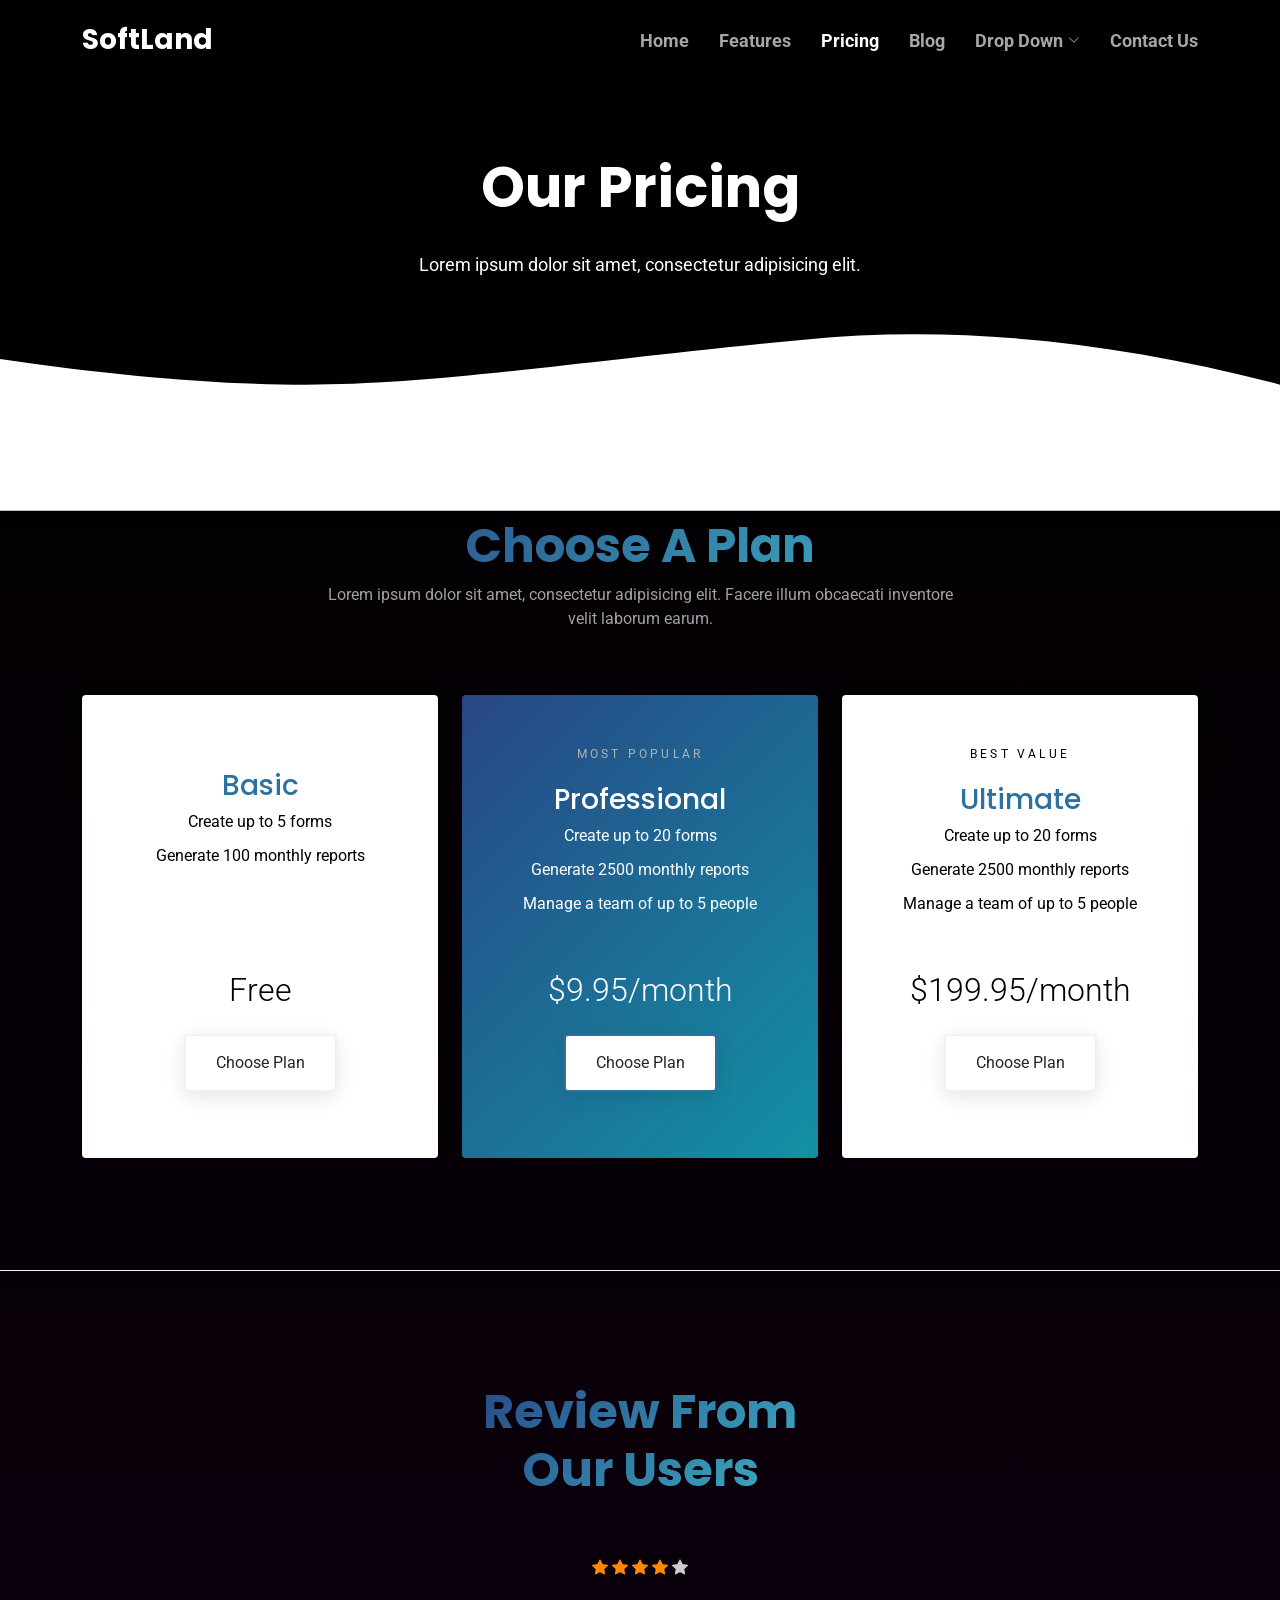
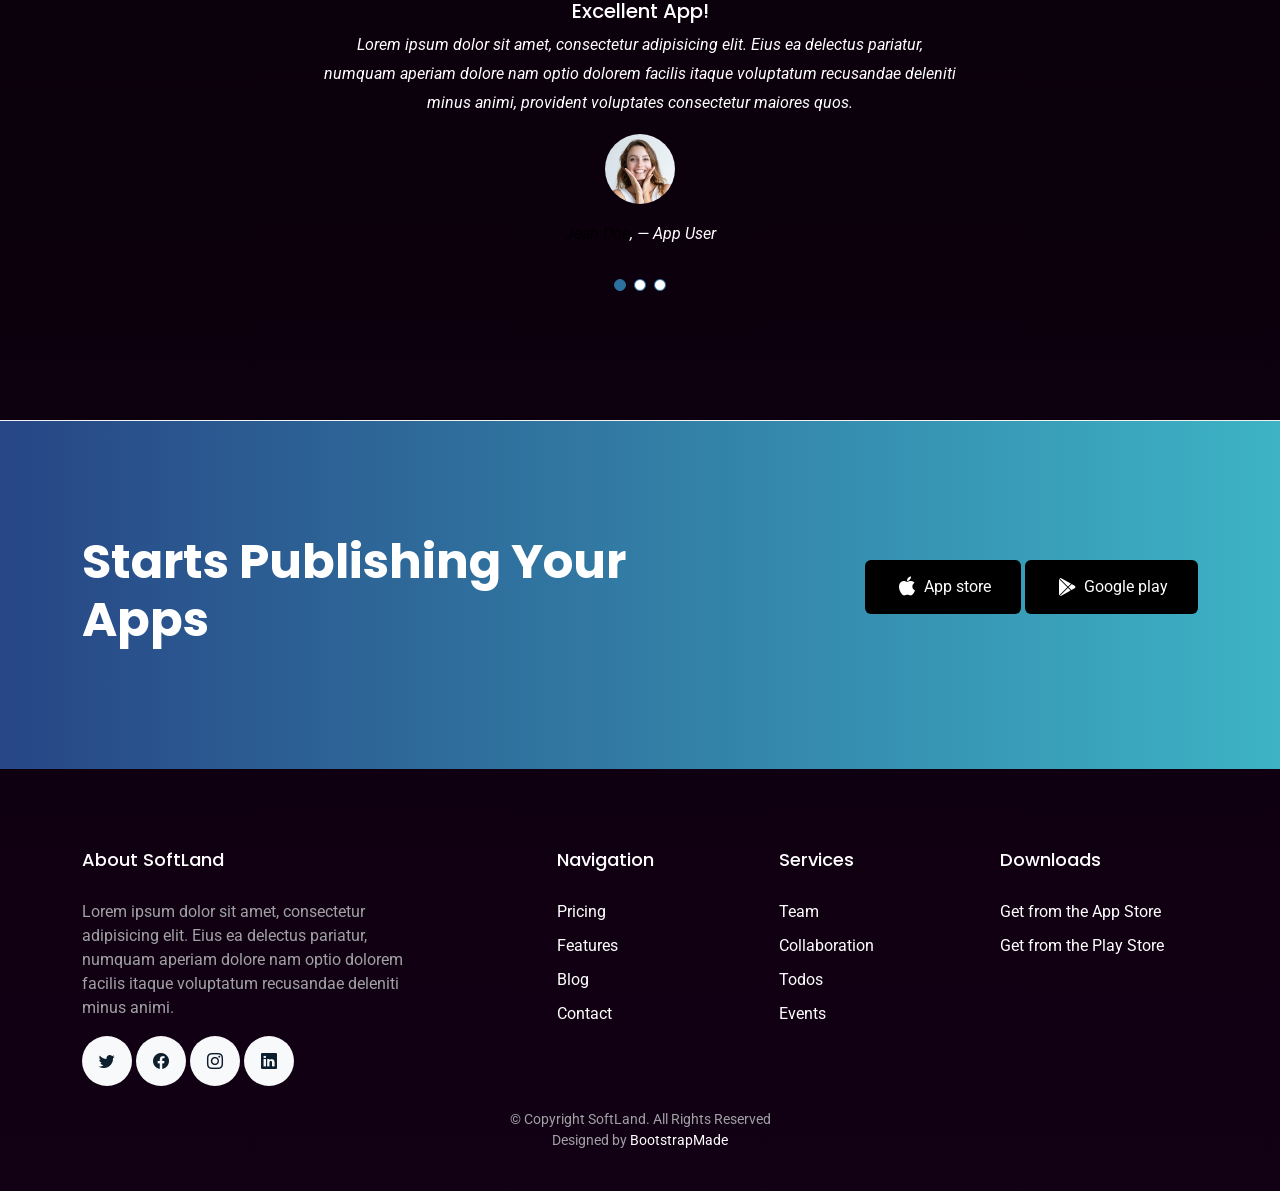
<file: public/assets/frontend/pricing.html>
<!DOCTYPE html>
<html lang="en">

<head>
  <meta charset="utf-8">
  <meta content="width=device-width, initial-scale=1.0" name="viewport">

  <title>SoftLand Bootstrap Template - Pricing</title>
  <meta content="" name="description">
  <meta content="" name="keywords">

  <!-- Favicons -->
  <link href="assets/img/favicon.png" rel="icon">
  <link href="assets/img/apple-touch-icon.png" rel="apple-touch-icon">

  <!-- Google Fonts -->
  <link href="https://fonts.googleapis.com/css?family=Roboto:300,300i,400,400i,500,500i,600,600i,700,700i|Poppins:300,300i,400,400i,500,500i,600,600i,700,700i" rel="stylesheet">

  <!-- Vendor CSS Files -->
  <link href="assets/vendor/aos/aos.css" rel="stylesheet">
  <link href="assets/vendor/bootstrap/css/bootstrap.min.css" rel="stylesheet">
  <link href="assets/vendor/bootstrap-icons/bootstrap-icons.css" rel="stylesheet">
  <link href="assets/vendor/boxicons/css/boxicons.min.css" rel="stylesheet">
  <link href="assets/vendor/swiper/swiper-bundle.min.css" rel="stylesheet">

  <!-- Template Main CSS File -->
  <link href="assets/css/style.css" rel="stylesheet">

  <!-- =======================================================
  * Template Name: SoftLand
  * Updated: Jan 09 2024 with Bootstrap v5.3.2
  * Template URL: https://bootstrapmade.com/softland-bootstrap-app-landing-page-template/
  * Author: BootstrapMade.com
  * License: https://bootstrapmade.com/license/
  ======================================================== -->
</head>

<body>

  <!-- ======= Header ======= -->
  <header id="header" class="fixed-top d-flex align-items-center">
    <div class="container d-flex justify-content-between align-items-center">

      <div class="logo">
        <h1><a href="index.html">SoftLand</a></h1>
        <!-- Uncomment below if you prefer to use an image logo -->
        <!-- <a href="index.html"><img src="assets/img/logo.png" alt="" class="img-fluid"></a>-->
      </div>

      <nav id="navbar" class="navbar">
        <ul>
          <li><a class="" href="index.html">Home</a></li>
          <li><a href="features.html">Features</a></li>
          <li><a class="active" href="pricing.html">Pricing</a></li>
          <li><a href="blog.html">Blog</a></li>
          <li class="dropdown"><a href="#"><span>Drop Down</span> <i class="bi bi-chevron-down"></i></a>
            <ul>
              <li><a href="#">Drop Down 1</a></li>
              <li class="dropdown"><a href="#"><span>Deep Drop Down</span> <i class="bi bi-chevron-right"></i></a>
                <ul>
                  <li><a href="#">Deep Drop Down 1</a></li>
                  <li><a href="#">Deep Drop Down 2</a></li>
                  <li><a href="#">Deep Drop Down 3</a></li>
                  <li><a href="#">Deep Drop Down 4</a></li>
                  <li><a href="#">Deep Drop Down 5</a></li>
                </ul>
              </li>
              <li><a href="#">Drop Down 2</a></li>
              <li><a href="#">Drop Down 3</a></li>
              <li><a href="#">Drop Down 4</a></li>
            </ul>
          </li>
          <li><a href="contact.html">Contact Us</a></li>
        </ul>
        <i class="bi bi-list mobile-nav-toggle"></i>
      </nav><!-- .navbar -->

    </div>
  </header><!-- End Header -->

  <main id="main">

    <!-- ======= FeatPricingures Section ======= -->
    <div class="hero-section inner-page">
      <div class="wave">

        <svg width="1920px" height="265px" viewBox="0 0 1920 265" version="1.1" xmlns="http://www.w3.org/2000/svg" xmlns:xlink="http://www.w3.org/1999/xlink">
          <g id="Page-1" stroke="none" stroke-width="1" fill="none" fill-rule="evenodd">
            <g id="Apple-TV" transform="translate(0.000000, -402.000000)" fill="#FFFFFF">
              <path d="M0,439.134243 C175.04074,464.89273 327.944386,477.771974 458.710937,477.771974 C654.860765,477.771974 870.645295,442.632362 1205.9828,410.192501 C1429.54114,388.565926 1667.54687,411.092417 1920,477.771974 L1920,667 L1017.15166,667 L0,667 L0,439.134243 Z" id="Path"></path>
            </g>
          </g>
        </svg>

      </div>

      <div class="container">
        <div class="row align-items-center">
          <div class="col-12">
            <div class="row justify-content-center">
              <div class="col-md-7 text-center hero-text">
                <h1 data-aos="fade-up" data-aos-delay="">Our Pricing</h1>
                <p class="mb-5" data-aos="fade-up" data-aos-delay="100">Lorem ipsum dolor sit amet, consectetur adipisicing elit.</p>
              </div>
            </div>
          </div>
        </div>
      </div>

    </div>

    <section class="section">
      <div class="container">

        <div class="row justify-content-center text-center">
          <div class="col-md-7 mb-5">
            <h2 class="section-heading">Choose A Plan</h2>
            <p>Lorem ipsum dolor sit amet, consectetur adipisicing elit. Facere illum obcaecati inventore velit laborum earum.</p>
          </div>
        </div>
        <div class="row align-items-stretch">

          <div class="col-lg-4 mb-4 mb-lg-0">
            <div class="pricing h-100 text-center">
              <span>&nbsp;</span>
              <h3>Basic</h3>
              <ul class="list-unstyled">
                <li>Create up to 5 forms</li>
                <li>Generate 100 monthly reports</li>
              </ul>
              <div class="price-cta">
                <strong class="price">Free</strong>
                <p><a href="#" class="btn btn-white">Choose Plan</a></p>
              </div>
            </div>
          </div>
          <div class="col-lg-4 mb-4 mb-lg-0">
            <div class="pricing h-100 text-center popular">
              <span class="popularity">Most Popular</span>
              <h3>Professional</h3>
              <ul class="list-unstyled">
                <li>Create up to 20 forms</li>
                <li>Generate 2500 monthly reports</li>
                <li>Manage a team of up to 5 people</li>
              </ul>
              <div class="price-cta">
                <strong class="price">$9.95/month</strong>
                <p><a href="#" class="btn btn-white">Choose Plan</a></p>
              </div>
            </div>
          </div>
          <div class="col-lg-4 mb-4 mb-lg-0">
            <div class="pricing h-100 text-center">
              <span class="popularity">Best Value</span>
              <h3>Ultimate</h3>
              <ul class="list-unstyled">
                <li>Create up to 20 forms</li>
                <li>Generate 2500 monthly reports</li>
                <li>Manage a team of up to 5 people</li>
              </ul>
              <div class="price-cta">
                <strong class="price">$199.95/month</strong>
                <p><a href="#" class="btn btn-white">Choose Plan</a></p>
              </div>
            </div>
          </div>
        </div>
      </div>
    </section>

    <!-- ======= Testimonials Section ======= -->
    <section class="section border-top border-bottom">
      <div class="container">
        <div class="row justify-content-center text-center mb-5">
          <div class="col-md-4">
            <h2 class="section-heading">Review From Our Users</h2>
          </div>
        </div>
        <div class="row justify-content-center text-center">
          <div class="col-md-7">

            <div class="testimonials-slider swiper" data-aos="fade-up" data-aos-delay="100">
              <div class="swiper-wrapper">

                <div class="swiper-slide">
                  <div class="review text-center">
                    <p class="stars">
                      <span class="bi bi-star-fill"></span>
                      <span class="bi bi-star-fill"></span>
                      <span class="bi bi-star-fill"></span>
                      <span class="bi bi-star-fill"></span>
                      <span class="bi bi-star-fill muted"></span>
                    </p>
                    <h3>Excellent App!</h3>
                    <blockquote>
                      <p>Lorem ipsum dolor sit amet, consectetur adipisicing elit. Eius ea delectus pariatur, numquam
                        aperiam dolore nam optio dolorem facilis itaque voluptatum recusandae deleniti minus animi,
                        provident voluptates consectetur maiores quos.</p>
                    </blockquote>

                    <p class="review-user">
                      <img src="assets/img/person_1.jpg" alt="Image" class="img-fluid rounded-circle mb-3">
                      <span class="d-block">
                        <span class="text-black">Jean Doe</span>, &mdash; App User
                      </span>
                    </p>

                  </div>
                </div><!-- End testimonial item -->

                <div class="swiper-slide">
                  <div class="review text-center">
                    <p class="stars">
                      <span class="bi bi-star-fill"></span>
                      <span class="bi bi-star-fill"></span>
                      <span class="bi bi-star-fill"></span>
                      <span class="bi bi-star-fill"></span>
                      <span class="bi bi-star-fill muted"></span>
                    </p>
                    <h3>This App is easy to use!</h3>
                    <blockquote>
                      <p>Lorem ipsum dolor sit amet, consectetur adipisicing elit. Eius ea delectus pariatur, numquam
                        aperiam dolore nam optio dolorem facilis itaque voluptatum recusandae deleniti minus animi,
                        provident voluptates consectetur maiores quos.</p>
                    </blockquote>

                    <p class="review-user">
                      <img src="assets/img/person_2.jpg" alt="Image" class="img-fluid rounded-circle mb-3">
                      <span class="d-block">
                        <span class="text-black">Johan Smith</span>, &mdash; App User
                      </span>
                    </p>

                  </div>
                </div><!-- End testimonial item -->

                <div class="swiper-slide">
                  <div class="review text-center">
                    <p class="stars">
                      <span class="bi bi-star-fill"></span>
                      <span class="bi bi-star-fill"></span>
                      <span class="bi bi-star-fill"></span>
                      <span class="bi bi-star-fill"></span>
                      <span class="bi bi-star-fill muted"></span>
                    </p>
                    <h3>Awesome functionality!</h3>
                    <blockquote>
                      <p>Lorem ipsum dolor sit amet, consectetur adipisicing elit. Eius ea delectus pariatur, numquam
                        aperiam dolore nam optio dolorem facilis itaque voluptatum recusandae deleniti minus animi,
                        provident voluptates consectetur maiores quos.</p>
                    </blockquote>

                    <p class="review-user">
                      <img src="assets/img/person_3.jpg" alt="Image" class="img-fluid rounded-circle mb-3">
                      <span class="d-block">
                        <span class="text-black">Jean Thunberg</span>, &mdash; App User
                      </span>
                    </p>

                  </div>
                </div><!-- End testimonial item -->

              </div>
              <div class="swiper-pagination"></div>
            </div>
          </div>
        </div>
      </div>
    </section><!-- End Testimonials Section -->

    <!-- ======= CTA Section ======= -->
    <section class="section cta-section">
      <div class="container">
        <div class="row align-items-center">
          <div class="col-md-6 me-auto text-center text-md-start mb-5 mb-md-0">
            <h2>Starts Publishing Your Apps</h2>
          </div>
          <div class="col-md-5 text-center text-md-end">
            <p><a href="#" class="btn d-inline-flex align-items-center"><i class="bx bxl-apple"></i><span>App store</span></a> <a href="#" class="btn d-inline-flex align-items-center"><i class="bx bxl-play-store"></i><span>Google play</span></a></p>
          </div>
        </div>
      </div>
    </section><!-- End CTA Section -->

  </main><!-- End #main -->

  <!-- ======= Footer ======= -->
  <footer class="footer" role="contentinfo">
    <div class="container">
      <div class="row">
        <div class="col-md-4 mb-4 mb-md-0">
          <h3>About SoftLand</h3>
          <p>Lorem ipsum dolor sit amet, consectetur adipisicing elit. Eius ea delectus pariatur, numquam aperiam
            dolore nam optio dolorem facilis itaque voluptatum recusandae deleniti minus animi.</p>
          <p class="social">
            <a href="#"><span class="bi bi-twitter"></span></a>
            <a href="#"><span class="bi bi-facebook"></span></a>
            <a href="#"><span class="bi bi-instagram"></span></a>
            <a href="#"><span class="bi bi-linkedin"></span></a>
          </p>
        </div>
        <div class="col-md-7 ms-auto">
          <div class="row site-section pt-0">
            <div class="col-md-4 mb-4 mb-md-0">
              <h3>Navigation</h3>
              <ul class="list-unstyled">
                <li><a href="#">Pricing</a></li>
                <li><a href="#">Features</a></li>
                <li><a href="#">Blog</a></li>
                <li><a href="#">Contact</a></li>
              </ul>
            </div>
            <div class="col-md-4 mb-4 mb-md-0">
              <h3>Services</h3>
              <ul class="list-unstyled">
                <li><a href="#">Team</a></li>
                <li><a href="#">Collaboration</a></li>
                <li><a href="#">Todos</a></li>
                <li><a href="#">Events</a></li>
              </ul>
            </div>
            <div class="col-md-4 mb-4 mb-md-0">
              <h3>Downloads</h3>
              <ul class="list-unstyled">
                <li><a href="#">Get from the App Store</a></li>
                <li><a href="#">Get from the Play Store</a></li>
              </ul>
            </div>
          </div>
        </div>
      </div>

      <div class="row justify-content-center text-center">
        <div class="col-md-7">
          <p class="copyright">&copy; Copyright SoftLand. All Rights Reserved</p>
          <div class="credits">
            <!--
            All the links in the footer should remain intact.
            You can delete the links only if you purchased the pro version.
            Licensing information: https://bootstrapmade.com/license/
            Purchase the pro version with working PHP/AJAX contact form: https://bootstrapmade.com/buy/?theme=SoftLand
          -->
            Designed by <a href="https://bootstrapmade.com/">BootstrapMade</a>
          </div>
        </div>
      </div>

    </div>
  </footer>

  <a href="#" class="back-to-top d-flex align-items-center justify-content-center"><i class="bi bi-arrow-up-short"></i></a>

  <!-- Vendor JS Files -->
  <script src="assets/vendor/aos/aos.js"></script>
  <script src="assets/vendor/bootstrap/js/bootstrap.bundle.min.js"></script>
  <script src="assets/vendor/swiper/swiper-bundle.min.js"></script>
  <script src="assets/vendor/php-email-form/validate.js"></script>

  <!-- Template Main JS File -->
  <script src="assets/js/main.js"></script>

</body>

</html>
</file>
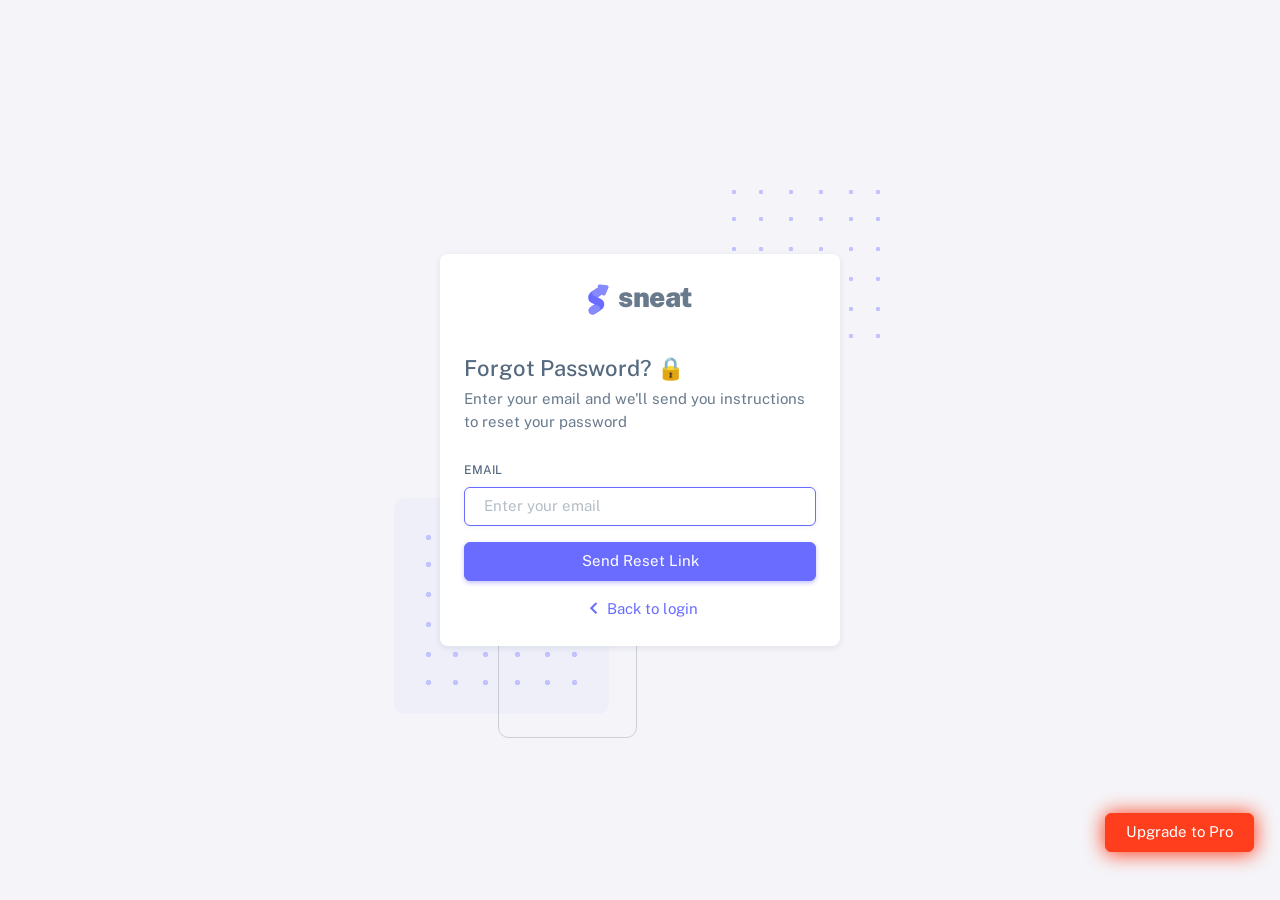
<file: public/assets/backend/html/auth-forgot-password-basic.html>
<!DOCTYPE html>

<!-- =========================================================
* Sneat - Bootstrap 5 HTML Admin Template - Pro | v1.0.0
==============================================================

* Product Page: https://themeselection.com/products/sneat-bootstrap-html-admin-template/
* Created by: ThemeSelection
* License: You must have a valid license purchased in order to legally use the theme for your project.
* Copyright ThemeSelection (https://themeselection.com)

=========================================================
 -->
<!-- beautify ignore:start -->
<html
  lang="en"
  class="light-style customizer-hide"
  dir="ltr"
  data-theme="theme-default"
  data-assets-path="../assets/"
  data-template="vertical-menu-template-free"
>
  <head>
    <meta charset="utf-8" />
    <meta
      name="viewport"
      content="width=device-width, initial-scale=1.0, user-scalable=no, minimum-scale=1.0, maximum-scale=1.0"
    />

    <title>Forgot Password Basic - Pages | Sneat - Bootstrap 5 HTML Admin Template - Pro</title>

    <meta name="description" content="" />

    <!-- Favicon -->
    <link rel="icon" type="image/x-icon" href="../assets/img/favicon/favicon.ico" />

    <!-- Fonts -->
    <link rel="preconnect" href="https://fonts.googleapis.com" />
    <link rel="preconnect" href="https://fonts.gstatic.com" crossorigin />
    <link
      href="https://fonts.googleapis.com/css2?family=Public+Sans:ital,wght@0,300;0,400;0,500;0,600;0,700;1,300;1,400;1,500;1,600;1,700&display=swap"
      rel="stylesheet"
    />

    <!-- Icons. Uncomment required icon fonts -->
    <link rel="stylesheet" href="../assets/vendor/fonts/boxicons.css" />

    <!-- Core CSS -->
    <link rel="stylesheet" href="../assets/vendor/css/core.css" class="template-customizer-core-css" />
    <link rel="stylesheet" href="../assets/vendor/css/theme-default.css" class="template-customizer-theme-css" />
    <link rel="stylesheet" href="../assets/css/demo.css" />

    <!-- Vendors CSS -->
    <link rel="stylesheet" href="../assets/vendor/libs/perfect-scrollbar/perfect-scrollbar.css" />

    <!-- Page CSS -->
    <!-- Page -->
    <link rel="stylesheet" href="../assets/vendor/css/pages/page-auth.css" />
    <!-- Helpers -->
    <script src="../assets/vendor/js/helpers.js"></script>

    <!--! Template customizer & Theme config files MUST be included after core stylesheets and helpers.js in the <head> section -->
    <!--? Config:  Mandatory theme config file contain global vars & default theme options, Set your preferred theme option in this file.  -->
    <script src="../assets/js/config.js"></script>
  </head>

  <body>
    <!-- Content -->

    <div class="container-xxl">
      <div class="authentication-wrapper authentication-basic container-p-y">
        <div class="authentication-inner py-4">
          <!-- Forgot Password -->
          <div class="card">
            <div class="card-body">
              <!-- Logo -->
              <div class="app-brand justify-content-center">
                <a href="index.html" class="app-brand-link gap-2">
                  <span class="app-brand-logo demo">
                    <svg
                      width="25"
                      viewBox="0 0 25 42"
                      version="1.1"
                      xmlns="http://www.w3.org/2000/svg"
                      xmlns:xlink="http://www.w3.org/1999/xlink"
                    >
                      <defs>
                        <path
                          d="M13.7918663,0.358365126 L3.39788168,7.44174259 C0.566865006,9.69408886 -0.379795268,12.4788597 0.557900856,15.7960551 C0.68998853,16.2305145 1.09562888,17.7872135 3.12357076,19.2293357 C3.8146334,19.7207684 5.32369333,20.3834223 7.65075054,21.2172976 L7.59773219,21.2525164 L2.63468769,24.5493413 C0.445452254,26.3002124 0.0884951797,28.5083815 1.56381646,31.1738486 C2.83770406,32.8170431 5.20850219,33.2640127 7.09180128,32.5391577 C8.347334,32.0559211 11.4559176,30.0011079 16.4175519,26.3747182 C18.0338572,24.4997857 18.6973423,22.4544883 18.4080071,20.2388261 C17.963753,17.5346866 16.1776345,15.5799961 13.0496516,14.3747546 L10.9194936,13.4715819 L18.6192054,7.984237 L13.7918663,0.358365126 Z"
                          id="path-1"
                        ></path>
                        <path
                          d="M5.47320593,6.00457225 C4.05321814,8.216144 4.36334763,10.0722806 6.40359441,11.5729822 C8.61520715,12.571656 10.0999176,13.2171421 10.8577257,13.5094407 L15.5088241,14.433041 L18.6192054,7.984237 C15.5364148,3.11535317 13.9273018,0.573395879 13.7918663,0.358365126 C13.5790555,0.511491653 10.8061687,2.3935607 5.47320593,6.00457225 Z"
                          id="path-3"
                        ></path>
                        <path
                          d="M7.50063644,21.2294429 L12.3234468,23.3159332 C14.1688022,24.7579751 14.397098,26.4880487 13.008334,28.506154 C11.6195701,30.5242593 10.3099883,31.790241 9.07958868,32.3040991 C5.78142938,33.4346997 4.13234973,34 4.13234973,34 C4.13234973,34 2.75489982,33.0538207 2.37032616e-14,31.1614621 C-0.55822714,27.8186216 -0.55822714,26.0572515 -4.05231404e-15,25.8773518 C0.83734071,25.6075023 2.77988457,22.8248993 3.3049379,22.52991 C3.65497346,22.3332504 5.05353963,21.8997614 7.50063644,21.2294429 Z"
                          id="path-4"
                        ></path>
                        <path
                          d="M20.6,7.13333333 L25.6,13.8 C26.2627417,14.6836556 26.0836556,15.9372583 25.2,16.6 C24.8538077,16.8596443 24.4327404,17 24,17 L14,17 C12.8954305,17 12,16.1045695 12,15 C12,14.5672596 12.1403557,14.1461923 12.4,13.8 L17.4,7.13333333 C18.0627417,6.24967773 19.3163444,6.07059163 20.2,6.73333333 C20.3516113,6.84704183 20.4862915,6.981722 20.6,7.13333333 Z"
                          id="path-5"
                        ></path>
                      </defs>
                      <g id="g-app-brand" stroke="none" stroke-width="1" fill="none" fill-rule="evenodd">
                        <g id="Brand-Logo" transform="translate(-27.000000, -15.000000)">
                          <g id="Icon" transform="translate(27.000000, 15.000000)">
                            <g id="Mask" transform="translate(0.000000, 8.000000)">
                              <mask id="mask-2" fill="white">
                                <use xlink:href="#path-1"></use>
                              </mask>
                              <use fill="#696cff" xlink:href="#path-1"></use>
                              <g id="Path-3" mask="url(#mask-2)">
                                <use fill="#696cff" xlink:href="#path-3"></use>
                                <use fill-opacity="0.2" fill="#FFFFFF" xlink:href="#path-3"></use>
                              </g>
                              <g id="Path-4" mask="url(#mask-2)">
                                <use fill="#696cff" xlink:href="#path-4"></use>
                                <use fill-opacity="0.2" fill="#FFFFFF" xlink:href="#path-4"></use>
                              </g>
                            </g>
                            <g
                              id="Triangle"
                              transform="translate(19.000000, 11.000000) rotate(-300.000000) translate(-19.000000, -11.000000) "
                            >
                              <use fill="#696cff" xlink:href="#path-5"></use>
                              <use fill-opacity="0.2" fill="#FFFFFF" xlink:href="#path-5"></use>
                            </g>
                          </g>
                        </g>
                      </g>
                    </svg>
                  </span>
                  <span class="app-brand-text demo text-body fw-bolder">Sneat</span>
                </a>
              </div>
              <!-- /Logo -->
              <h4 class="mb-2">Forgot Password? 🔒</h4>
              <p class="mb-4">Enter your email and we'll send you instructions to reset your password</p>
              <form id="formAuthentication" class="mb-3" action="index.html" method="POST">
                <div class="mb-3">
                  <label for="email" class="form-label">Email</label>
                  <input
                    type="text"
                    class="form-control"
                    id="email"
                    name="email"
                    placeholder="Enter your email"
                    autofocus
                  />
                </div>
                <button class="btn btn-primary d-grid w-100">Send Reset Link</button>
              </form>
              <div class="text-center">
                <a href="auth-login-basic.html" class="d-flex align-items-center justify-content-center">
                  <i class="bx bx-chevron-left scaleX-n1-rtl bx-sm"></i>
                  Back to login
                </a>
              </div>
            </div>
          </div>
          <!-- /Forgot Password -->
        </div>
      </div>
    </div>

    <!-- / Content -->

    <div class="buy-now">
      <a
        href="https://themeselection.com/products/sneat-bootstrap-html-admin-template/"
        target="_blank"
        class="btn btn-danger btn-buy-now"
        >Upgrade to Pro</a
      >
    </div>

    <!-- Core JS -->
    <!-- build:js assets/vendor/js/core.js -->
    <script src="../assets/vendor/libs/jquery/jquery.js"></script>
    <script src="../assets/vendor/libs/popper/popper.js"></script>
    <script src="../assets/vendor/js/bootstrap.js"></script>
    <script src="../assets/vendor/libs/perfect-scrollbar/perfect-scrollbar.js"></script>

    <script src="../assets/vendor/js/menu.js"></script>
    <!-- endbuild -->

    <!-- Vendors JS -->

    <!-- Main JS -->
    <script src="../assets/js/main.js"></script>

    <!-- Page JS -->

    <!-- Place this tag in your head or just before your close body tag. -->
    <script async defer src="https://buttons.github.io/buttons.js"></script>
  </body>
</html>
</file>
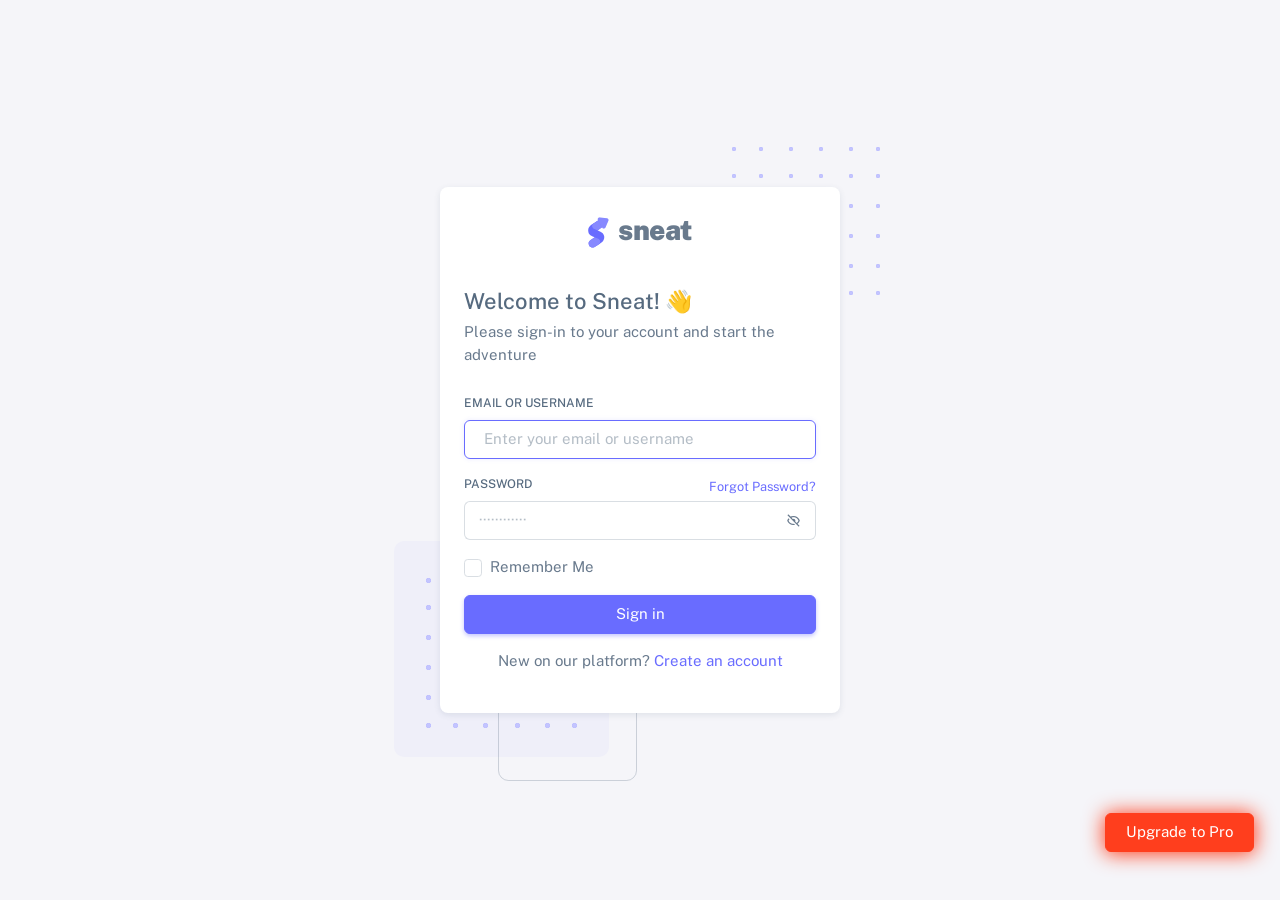
<file: public/assets/backend/html/auth-login-basic.html>
<!DOCTYPE html>

<!-- =========================================================
* Sneat - Bootstrap 5 HTML Admin Template - Pro | v1.0.0
==============================================================

* Product Page: https://themeselection.com/products/sneat-bootstrap-html-admin-template/
* Created by: ThemeSelection
* License: You must have a valid license purchased in order to legally use the theme for your project.
* Copyright ThemeSelection (https://themeselection.com)

=========================================================
 -->
<!-- beautify ignore:start -->
<html
  lang="en"
  class="light-style customizer-hide"
  dir="ltr"
  data-theme="theme-default"
  data-assets-path="../assets/"
  data-template="vertical-menu-template-free"
>
  <head>
    <meta charset="utf-8" />
    <meta
      name="viewport"
      content="width=device-width, initial-scale=1.0, user-scalable=no, minimum-scale=1.0, maximum-scale=1.0"
    />

    <title>Login Basic - Pages | Sneat - Bootstrap 5 HTML Admin Template - Pro</title>

    <meta name="description" content="" />

    <!-- Favicon -->
    <link rel="icon" type="image/x-icon" href="../assets/img/favicon/favicon.ico" />

    <!-- Fonts -->
    <link rel="preconnect" href="https://fonts.googleapis.com" />
    <link rel="preconnect" href="https://fonts.gstatic.com" crossorigin />
    <link
      href="https://fonts.googleapis.com/css2?family=Public+Sans:ital,wght@0,300;0,400;0,500;0,600;0,700;1,300;1,400;1,500;1,600;1,700&display=swap"
      rel="stylesheet"
    />

    <!-- Icons. Uncomment required icon fonts -->
    <link rel="stylesheet" href="../assets/vendor/fonts/boxicons.css" />

    <!-- Core CSS -->
    <link rel="stylesheet" href="../assets/vendor/css/core.css" class="template-customizer-core-css" />
    <link rel="stylesheet" href="../assets/vendor/css/theme-default.css" class="template-customizer-theme-css" />
    <link rel="stylesheet" href="../assets/css/demo.css" />

    <!-- Vendors CSS -->
    <link rel="stylesheet" href="../assets/vendor/libs/perfect-scrollbar/perfect-scrollbar.css" />

    <!-- Page CSS -->
    <!-- Page -->
    <link rel="stylesheet" href="../assets/vendor/css/pages/page-auth.css" />
    <!-- Helpers -->
    <script src="../assets/vendor/js/helpers.js"></script>

    <!--! Template customizer & Theme config files MUST be included after core stylesheets and helpers.js in the <head> section -->
    <!--? Config:  Mandatory theme config file contain global vars & default theme options, Set your preferred theme option in this file.  -->
    <script src="../assets/js/config.js"></script>
  </head>

  <body>
    <!-- Content -->

    <div class="container-xxl">
      <div class="authentication-wrapper authentication-basic container-p-y">
        <div class="authentication-inner">
          <!-- Register -->
          <div class="card">
            <div class="card-body">
              <!-- Logo -->
              <div class="app-brand justify-content-center">
                <a href="index.html" class="app-brand-link gap-2">
                  <span class="app-brand-logo demo">
                    <svg
                      width="25"
                      viewBox="0 0 25 42"
                      version="1.1"
                      xmlns="http://www.w3.org/2000/svg"
                      xmlns:xlink="http://www.w3.org/1999/xlink"
                    >
                      <defs>
                        <path
                          d="M13.7918663,0.358365126 L3.39788168,7.44174259 C0.566865006,9.69408886 -0.379795268,12.4788597 0.557900856,15.7960551 C0.68998853,16.2305145 1.09562888,17.7872135 3.12357076,19.2293357 C3.8146334,19.7207684 5.32369333,20.3834223 7.65075054,21.2172976 L7.59773219,21.2525164 L2.63468769,24.5493413 C0.445452254,26.3002124 0.0884951797,28.5083815 1.56381646,31.1738486 C2.83770406,32.8170431 5.20850219,33.2640127 7.09180128,32.5391577 C8.347334,32.0559211 11.4559176,30.0011079 16.4175519,26.3747182 C18.0338572,24.4997857 18.6973423,22.4544883 18.4080071,20.2388261 C17.963753,17.5346866 16.1776345,15.5799961 13.0496516,14.3747546 L10.9194936,13.4715819 L18.6192054,7.984237 L13.7918663,0.358365126 Z"
                          id="path-1"
                        ></path>
                        <path
                          d="M5.47320593,6.00457225 C4.05321814,8.216144 4.36334763,10.0722806 6.40359441,11.5729822 C8.61520715,12.571656 10.0999176,13.2171421 10.8577257,13.5094407 L15.5088241,14.433041 L18.6192054,7.984237 C15.5364148,3.11535317 13.9273018,0.573395879 13.7918663,0.358365126 C13.5790555,0.511491653 10.8061687,2.3935607 5.47320593,6.00457225 Z"
                          id="path-3"
                        ></path>
                        <path
                          d="M7.50063644,21.2294429 L12.3234468,23.3159332 C14.1688022,24.7579751 14.397098,26.4880487 13.008334,28.506154 C11.6195701,30.5242593 10.3099883,31.790241 9.07958868,32.3040991 C5.78142938,33.4346997 4.13234973,34 4.13234973,34 C4.13234973,34 2.75489982,33.0538207 2.37032616e-14,31.1614621 C-0.55822714,27.8186216 -0.55822714,26.0572515 -4.05231404e-15,25.8773518 C0.83734071,25.6075023 2.77988457,22.8248993 3.3049379,22.52991 C3.65497346,22.3332504 5.05353963,21.8997614 7.50063644,21.2294429 Z"
                          id="path-4"
                        ></path>
                        <path
                          d="M20.6,7.13333333 L25.6,13.8 C26.2627417,14.6836556 26.0836556,15.9372583 25.2,16.6 C24.8538077,16.8596443 24.4327404,17 24,17 L14,17 C12.8954305,17 12,16.1045695 12,15 C12,14.5672596 12.1403557,14.1461923 12.4,13.8 L17.4,7.13333333 C18.0627417,6.24967773 19.3163444,6.07059163 20.2,6.73333333 C20.3516113,6.84704183 20.4862915,6.981722 20.6,7.13333333 Z"
                          id="path-5"
                        ></path>
                      </defs>
                      <g id="g-app-brand" stroke="none" stroke-width="1" fill="none" fill-rule="evenodd">
                        <g id="Brand-Logo" transform="translate(-27.000000, -15.000000)">
                          <g id="Icon" transform="translate(27.000000, 15.000000)">
                            <g id="Mask" transform="translate(0.000000, 8.000000)">
                              <mask id="mask-2" fill="white">
                                <use xlink:href="#path-1"></use>
                              </mask>
                              <use fill="#696cff" xlink:href="#path-1"></use>
                              <g id="Path-3" mask="url(#mask-2)">
                                <use fill="#696cff" xlink:href="#path-3"></use>
                                <use fill-opacity="0.2" fill="#FFFFFF" xlink:href="#path-3"></use>
                              </g>
                              <g id="Path-4" mask="url(#mask-2)">
                                <use fill="#696cff" xlink:href="#path-4"></use>
                                <use fill-opacity="0.2" fill="#FFFFFF" xlink:href="#path-4"></use>
                              </g>
                            </g>
                            <g
                              id="Triangle"
                              transform="translate(19.000000, 11.000000) rotate(-300.000000) translate(-19.000000, -11.000000) "
                            >
                              <use fill="#696cff" xlink:href="#path-5"></use>
                              <use fill-opacity="0.2" fill="#FFFFFF" xlink:href="#path-5"></use>
                            </g>
                          </g>
                        </g>
                      </g>
                    </svg>
                  </span>
                  <span class="app-brand-text demo text-body fw-bolder">Sneat</span>
                </a>
              </div>
              <!-- /Logo -->
              <h4 class="mb-2">Welcome to Sneat! 👋</h4>
              <p class="mb-4">Please sign-in to your account and start the adventure</p>

              <form id="formAuthentication" class="mb-3" action="index.html" method="POST">
                <div class="mb-3">
                  <label for="email" class="form-label">Email or Username</label>
                  <input
                    type="text"
                    class="form-control"
                    id="email"
                    name="email-username"
                    placeholder="Enter your email or username"
                    autofocus
                  />
                </div>
                <div class="mb-3 form-password-toggle">
                  <div class="d-flex justify-content-between">
                    <label class="form-label" for="password">Password</label>
                    <a href="auth-forgot-password-basic.html">
                      <small>Forgot Password?</small>
                    </a>
                  </div>
                  <div class="input-group input-group-merge">
                    <input
                      type="password"
                      id="password"
                      class="form-control"
                      name="password"
                      placeholder="&#xb7;&#xb7;&#xb7;&#xb7;&#xb7;&#xb7;&#xb7;&#xb7;&#xb7;&#xb7;&#xb7;&#xb7;"
                      aria-describedby="password"
                    />
                    <span class="input-group-text cursor-pointer"><i class="bx bx-hide"></i></span>
                  </div>
                </div>
                <div class="mb-3">
                  <div class="form-check">
                    <input class="form-check-input" type="checkbox" id="remember-me" />
                    <label class="form-check-label" for="remember-me"> Remember Me </label>
                  </div>
                </div>
                <div class="mb-3">
                  <button class="btn btn-primary d-grid w-100" type="submit">Sign in</button>
                </div>
              </form>

              <p class="text-center">
                <span>New on our platform?</span>
                <a href="auth-register-basic.html">
                  <span>Create an account</span>
                </a>
              </p>
            </div>
          </div>
          <!-- /Register -->
        </div>
      </div>
    </div>

    <!-- / Content -->

    <div class="buy-now">
      <a
        href="https://themeselection.com/products/sneat-bootstrap-html-admin-template/"
        target="_blank"
        class="btn btn-danger btn-buy-now"
        >Upgrade to Pro</a
      >
    </div>

    <!-- Core JS -->
    <!-- build:js assets/vendor/js/core.js -->
    <script src="../assets/vendor/libs/jquery/jquery.js"></script>
    <script src="../assets/vendor/libs/popper/popper.js"></script>
    <script src="../assets/vendor/js/bootstrap.js"></script>
    <script src="../assets/vendor/libs/perfect-scrollbar/perfect-scrollbar.js"></script>

    <script src="../assets/vendor/js/menu.js"></script>
    <!-- endbuild -->

    <!-- Vendors JS -->

    <!-- Main JS -->
    <script src="../assets/js/main.js"></script>

    <!-- Page JS -->

    <!-- Place this tag in your head or just before your close body tag. -->
    <script async defer src="https://buttons.github.io/buttons.js"></script>
  </body>
</html>
</file>
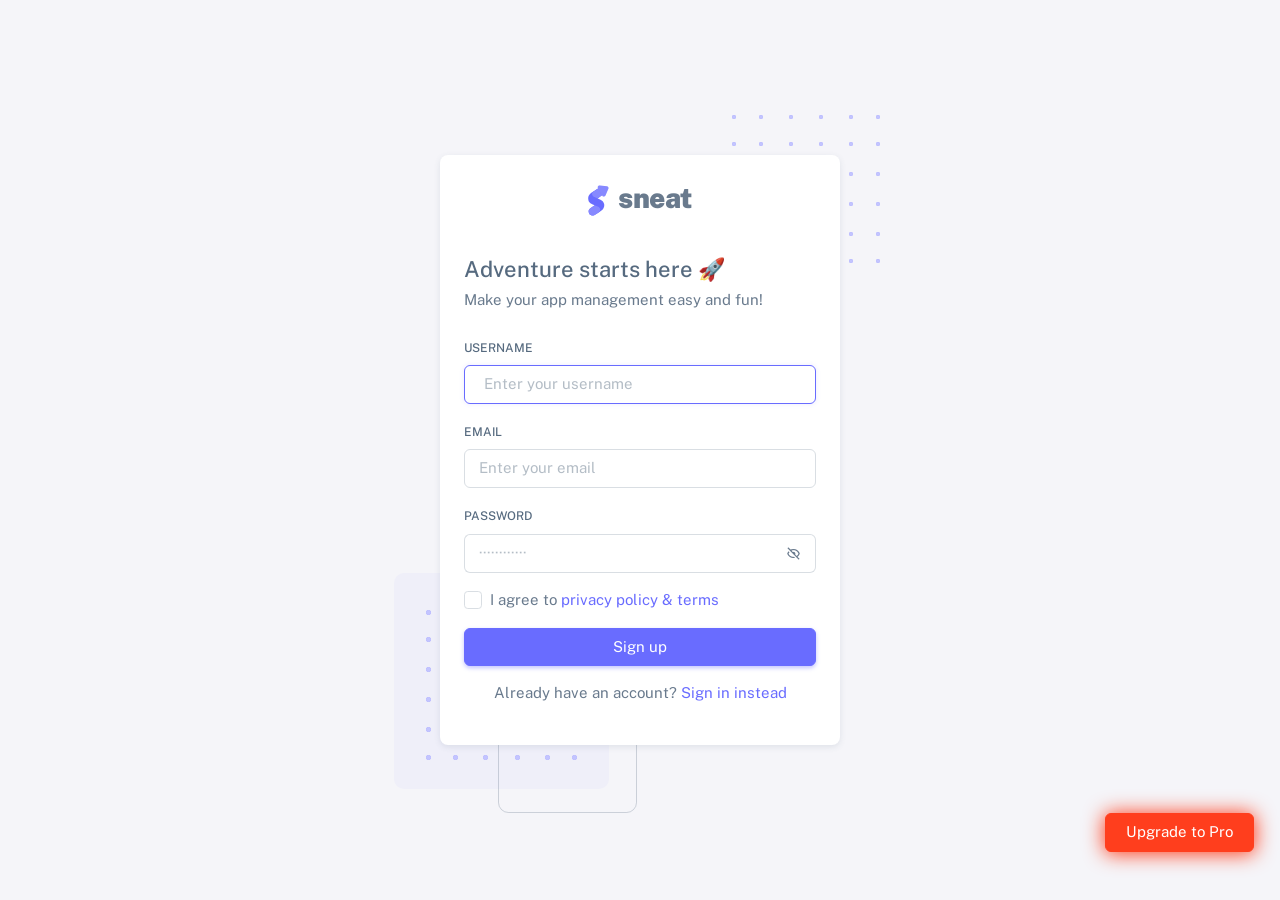
<file: public/assets/backend/html/auth-register-basic.html>
<!DOCTYPE html>

<!-- =========================================================
* Sneat - Bootstrap 5 HTML Admin Template - Pro | v1.0.0
==============================================================

* Product Page: https://themeselection.com/products/sneat-bootstrap-html-admin-template/
* Created by: ThemeSelection
* License: You must have a valid license purchased in order to legally use the theme for your project.
* Copyright ThemeSelection (https://themeselection.com)

=========================================================
 -->
<!-- beautify ignore:start -->
<html
  lang="en"
  class="light-style customizer-hide"
  dir="ltr"
  data-theme="theme-default"
  data-assets-path="../assets/"
  data-template="vertical-menu-template-free"
>
  <head>
    <meta charset="utf-8" />
    <meta
      name="viewport"
      content="width=device-width, initial-scale=1.0, user-scalable=no, minimum-scale=1.0, maximum-scale=1.0"
    />

    <title>Register Basic - Pages | Sneat - Bootstrap 5 HTML Admin Template - Pro</title>

    <meta name="description" content="" />

    <!-- Favicon -->
    <link rel="icon" type="image/x-icon" href="../assets/img/favicon/favicon.ico" />

    <!-- Fonts -->
    <link rel="preconnect" href="https://fonts.googleapis.com" />
    <link rel="preconnect" href="https://fonts.gstatic.com" crossorigin />
    <link
      href="https://fonts.googleapis.com/css2?family=Public+Sans:ital,wght@0,300;0,400;0,500;0,600;0,700;1,300;1,400;1,500;1,600;1,700&display=swap"
      rel="stylesheet"
    />

    <!-- Icons. Uncomment required icon fonts -->
    <link rel="stylesheet" href="../assets/vendor/fonts/boxicons.css" />

    <!-- Core CSS -->
    <link rel="stylesheet" href="../assets/vendor/css/core.css" class="template-customizer-core-css" />
    <link rel="stylesheet" href="../assets/vendor/css/theme-default.css" class="template-customizer-theme-css" />
    <link rel="stylesheet" href="../assets/css/demo.css" />

    <!-- Vendors CSS -->
    <link rel="stylesheet" href="../assets/vendor/libs/perfect-scrollbar/perfect-scrollbar.css" />

    <!-- Page CSS -->
    <!-- Page -->
    <link rel="stylesheet" href="../assets/vendor/css/pages/page-auth.css" />
    <!-- Helpers -->
    <script src="../assets/vendor/js/helpers.js"></script>

    <!--! Template customizer & Theme config files MUST be included after core stylesheets and helpers.js in the <head> section -->
    <!--? Config:  Mandatory theme config file contain global vars & default theme options, Set your preferred theme option in this file.  -->
    <script src="../assets/js/config.js"></script>
  </head>

  <body>
    <!-- Content -->

    <div class="container-xxl">
      <div class="authentication-wrapper authentication-basic container-p-y">
        <div class="authentication-inner">
          <!-- Register Card -->
          <div class="card">
            <div class="card-body">
              <!-- Logo -->
              <div class="app-brand justify-content-center">
                <a href="index.html" class="app-brand-link gap-2">
                  <span class="app-brand-logo demo">
                    <svg
                      width="25"
                      viewBox="0 0 25 42"
                      version="1.1"
                      xmlns="http://www.w3.org/2000/svg"
                      xmlns:xlink="http://www.w3.org/1999/xlink"
                    >
                      <defs>
                        <path
                          d="M13.7918663,0.358365126 L3.39788168,7.44174259 C0.566865006,9.69408886 -0.379795268,12.4788597 0.557900856,15.7960551 C0.68998853,16.2305145 1.09562888,17.7872135 3.12357076,19.2293357 C3.8146334,19.7207684 5.32369333,20.3834223 7.65075054,21.2172976 L7.59773219,21.2525164 L2.63468769,24.5493413 C0.445452254,26.3002124 0.0884951797,28.5083815 1.56381646,31.1738486 C2.83770406,32.8170431 5.20850219,33.2640127 7.09180128,32.5391577 C8.347334,32.0559211 11.4559176,30.0011079 16.4175519,26.3747182 C18.0338572,24.4997857 18.6973423,22.4544883 18.4080071,20.2388261 C17.963753,17.5346866 16.1776345,15.5799961 13.0496516,14.3747546 L10.9194936,13.4715819 L18.6192054,7.984237 L13.7918663,0.358365126 Z"
                          id="path-1"
                        ></path>
                        <path
                          d="M5.47320593,6.00457225 C4.05321814,8.216144 4.36334763,10.0722806 6.40359441,11.5729822 C8.61520715,12.571656 10.0999176,13.2171421 10.8577257,13.5094407 L15.5088241,14.433041 L18.6192054,7.984237 C15.5364148,3.11535317 13.9273018,0.573395879 13.7918663,0.358365126 C13.5790555,0.511491653 10.8061687,2.3935607 5.47320593,6.00457225 Z"
                          id="path-3"
                        ></path>
                        <path
                          d="M7.50063644,21.2294429 L12.3234468,23.3159332 C14.1688022,24.7579751 14.397098,26.4880487 13.008334,28.506154 C11.6195701,30.5242593 10.3099883,31.790241 9.07958868,32.3040991 C5.78142938,33.4346997 4.13234973,34 4.13234973,34 C4.13234973,34 2.75489982,33.0538207 2.37032616e-14,31.1614621 C-0.55822714,27.8186216 -0.55822714,26.0572515 -4.05231404e-15,25.8773518 C0.83734071,25.6075023 2.77988457,22.8248993 3.3049379,22.52991 C3.65497346,22.3332504 5.05353963,21.8997614 7.50063644,21.2294429 Z"
                          id="path-4"
                        ></path>
                        <path
                          d="M20.6,7.13333333 L25.6,13.8 C26.2627417,14.6836556 26.0836556,15.9372583 25.2,16.6 C24.8538077,16.8596443 24.4327404,17 24,17 L14,17 C12.8954305,17 12,16.1045695 12,15 C12,14.5672596 12.1403557,14.1461923 12.4,13.8 L17.4,7.13333333 C18.0627417,6.24967773 19.3163444,6.07059163 20.2,6.73333333 C20.3516113,6.84704183 20.4862915,6.981722 20.6,7.13333333 Z"
                          id="path-5"
                        ></path>
                      </defs>
                      <g id="g-app-brand" stroke="none" stroke-width="1" fill="none" fill-rule="evenodd">
                        <g id="Brand-Logo" transform="translate(-27.000000, -15.000000)">
                          <g id="Icon" transform="translate(27.000000, 15.000000)">
                            <g id="Mask" transform="translate(0.000000, 8.000000)">
                              <mask id="mask-2" fill="white">
                                <use xlink:href="#path-1"></use>
                              </mask>
                              <use fill="#696cff" xlink:href="#path-1"></use>
                              <g id="Path-3" mask="url(#mask-2)">
                                <use fill="#696cff" xlink:href="#path-3"></use>
                                <use fill-opacity="0.2" fill="#FFFFFF" xlink:href="#path-3"></use>
                              </g>
                              <g id="Path-4" mask="url(#mask-2)">
                                <use fill="#696cff" xlink:href="#path-4"></use>
                                <use fill-opacity="0.2" fill="#FFFFFF" xlink:href="#path-4"></use>
                              </g>
                            </g>
                            <g
                              id="Triangle"
                              transform="translate(19.000000, 11.000000) rotate(-300.000000) translate(-19.000000, -11.000000) "
                            >
                              <use fill="#696cff" xlink:href="#path-5"></use>
                              <use fill-opacity="0.2" fill="#FFFFFF" xlink:href="#path-5"></use>
                            </g>
                          </g>
                        </g>
                      </g>
                    </svg>
                  </span>
                  <span class="app-brand-text demo text-body fw-bolder">Sneat</span>
                </a>
              </div>
              <!-- /Logo -->
              <h4 class="mb-2">Adventure starts here 🚀</h4>
              <p class="mb-4">Make your app management easy and fun!</p>

              <form id="formAuthentication" class="mb-3" action="index.html" method="POST">
                <div class="mb-3">
                  <label for="username" class="form-label">Username</label>
                  <input
                    type="text"
                    class="form-control"
                    id="username"
                    name="username"
                    placeholder="Enter your username"
                    autofocus
                  />
                </div>
                <div class="mb-3">
                  <label for="email" class="form-label">Email</label>
                  <input type="text" class="form-control" id="email" name="email" placeholder="Enter your email" />
                </div>
                <div class="mb-3 form-password-toggle">
                  <label class="form-label" for="password">Password</label>
                  <div class="input-group input-group-merge">
                    <input
                      type="password"
                      id="password"
                      class="form-control"
                      name="password"
                      placeholder="&#xb7;&#xb7;&#xb7;&#xb7;&#xb7;&#xb7;&#xb7;&#xb7;&#xb7;&#xb7;&#xb7;&#xb7;"
                      aria-describedby="password"
                    />
                    <span class="input-group-text cursor-pointer"><i class="bx bx-hide"></i></span>
                  </div>
                </div>

                <div class="mb-3">
                  <div class="form-check">
                    <input class="form-check-input" type="checkbox" id="terms-conditions" name="terms" />
                    <label class="form-check-label" for="terms-conditions">
                      I agree to
                      <a href="javascript:void(0);">privacy policy & terms</a>
                    </label>
                  </div>
                </div>
                <button class="btn btn-primary d-grid w-100">Sign up</button>
              </form>

              <p class="text-center">
                <span>Already have an account?</span>
                <a href="auth-login-basic.html">
                  <span>Sign in instead</span>
                </a>
              </p>
            </div>
          </div>
          <!-- Register Card -->
        </div>
      </div>
    </div>

    <!-- / Content -->

    <div class="buy-now">
      <a
        href="https://themeselection.com/products/sneat-bootstrap-html-admin-template/"
        target="_blank"
        class="btn btn-danger btn-buy-now"
        >Upgrade to Pro</a
      >
    </div>

    <!-- Core JS -->
    <!-- build:js assets/vendor/js/core.js -->
    <script src="../assets/vendor/libs/jquery/jquery.js"></script>
    <script src="../assets/vendor/libs/popper/popper.js"></script>
    <script src="../assets/vendor/js/bootstrap.js"></script>
    <script src="../assets/vendor/libs/perfect-scrollbar/perfect-scrollbar.js"></script>

    <script src="../assets/vendor/js/menu.js"></script>
    <!-- endbuild -->

    <!-- Vendors JS -->

    <!-- Main JS -->
    <script src="../assets/js/main.js"></script>

    <!-- Page JS -->

    <!-- Place this tag in your head or just before your close body tag. -->
    <script async defer src="https://buttons.github.io/buttons.js"></script>
  </body>
</html>
</file>
